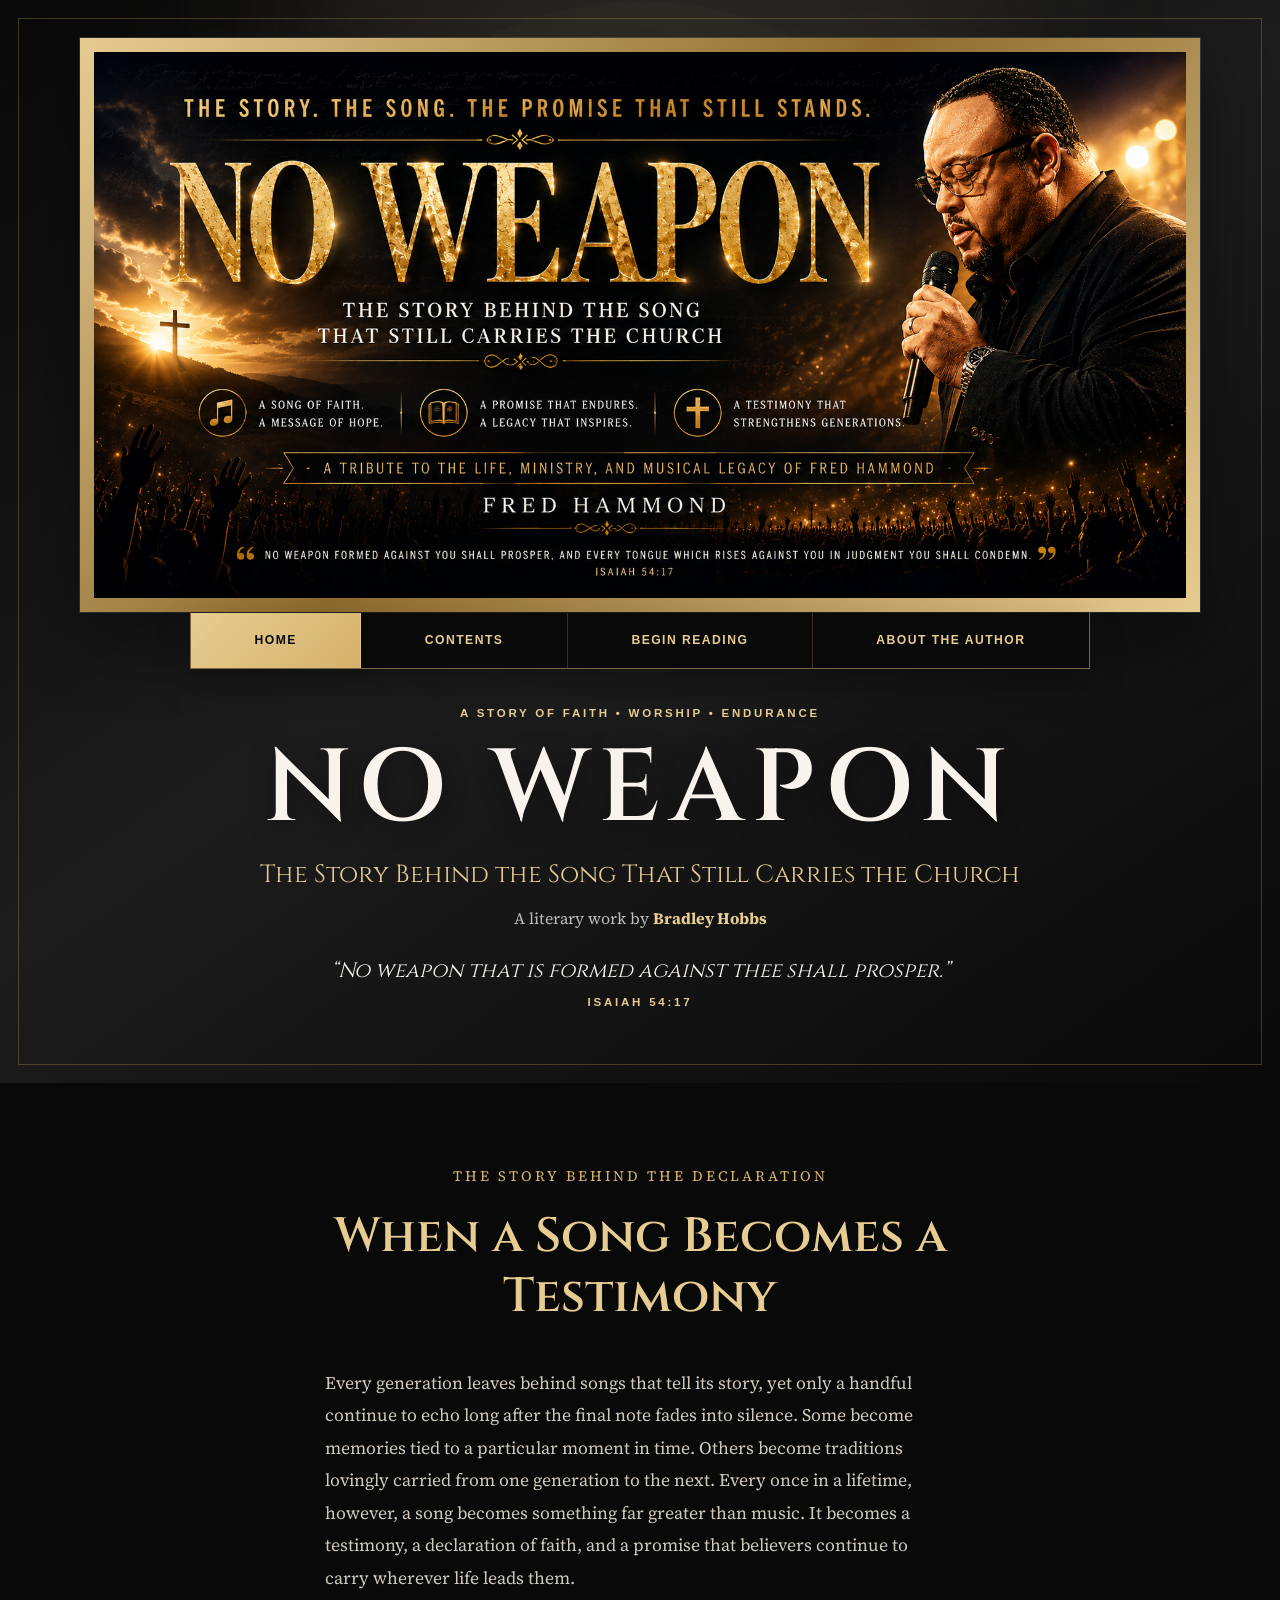
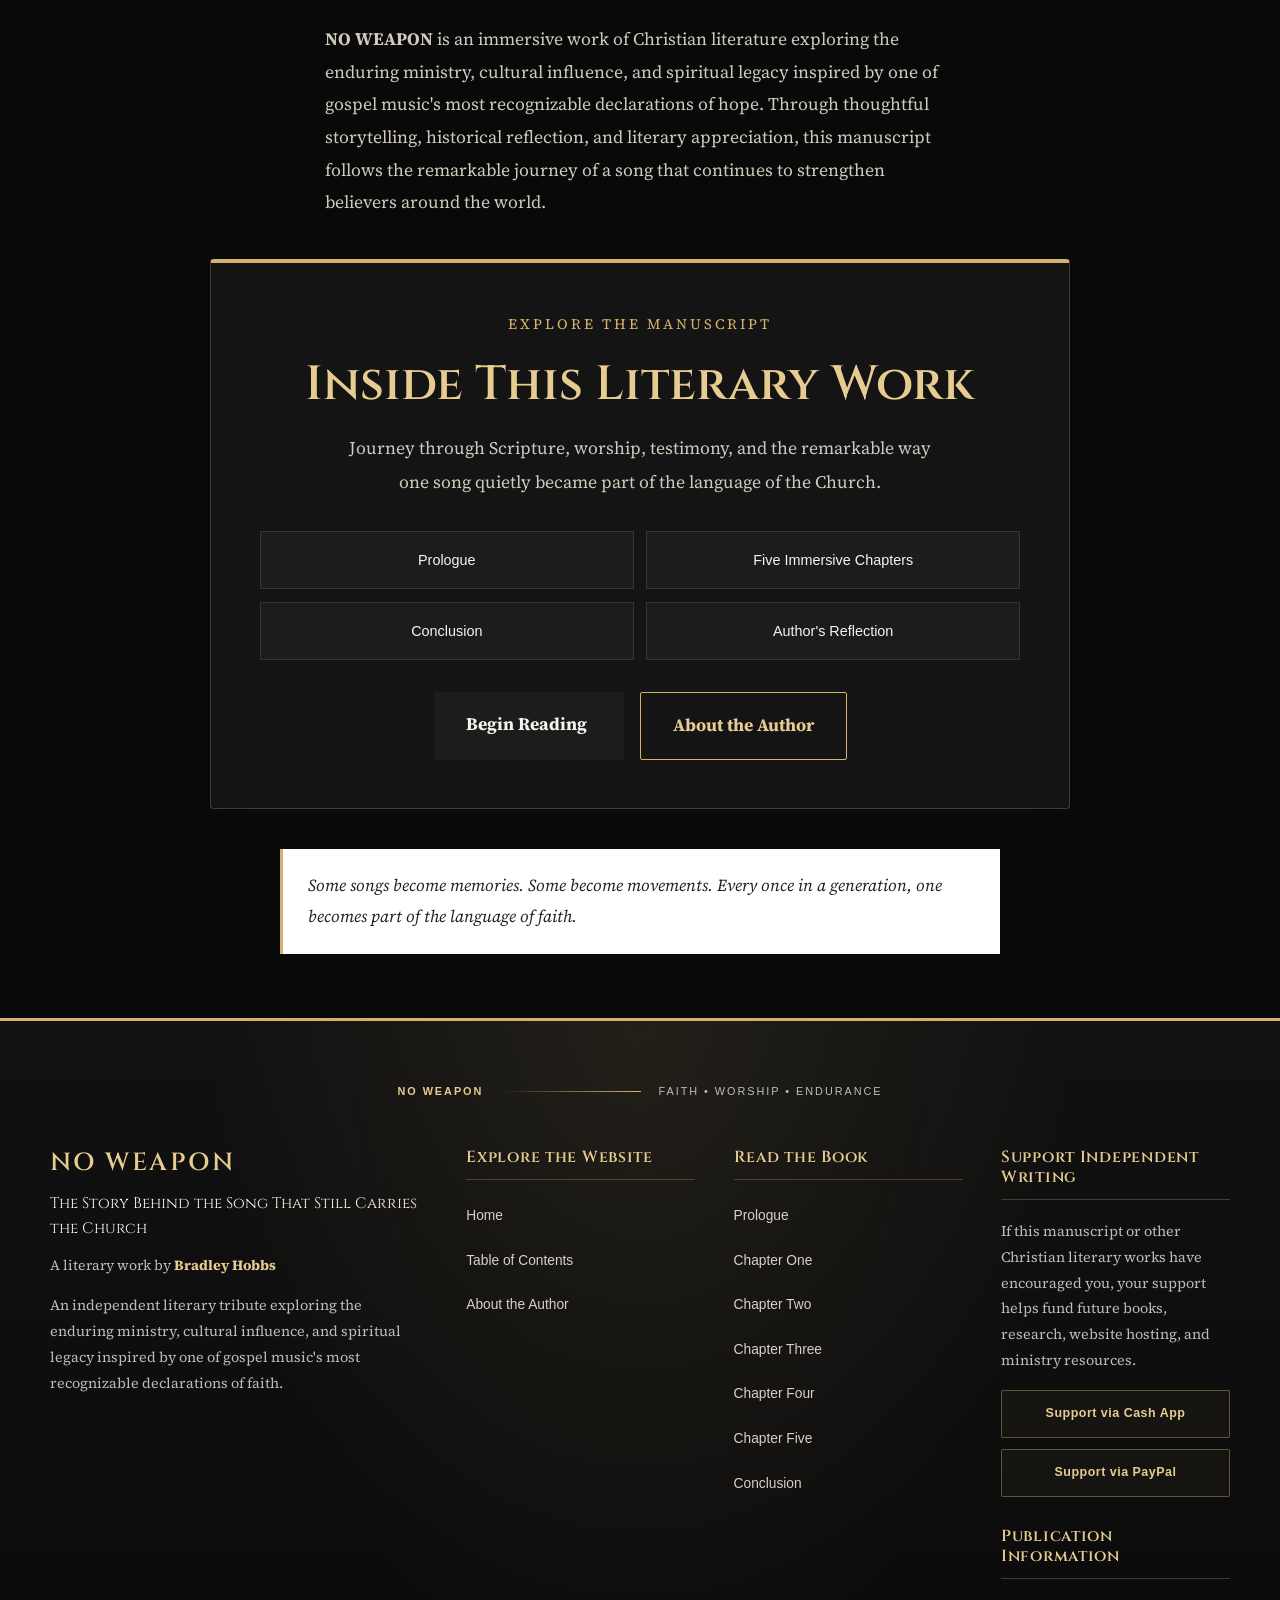
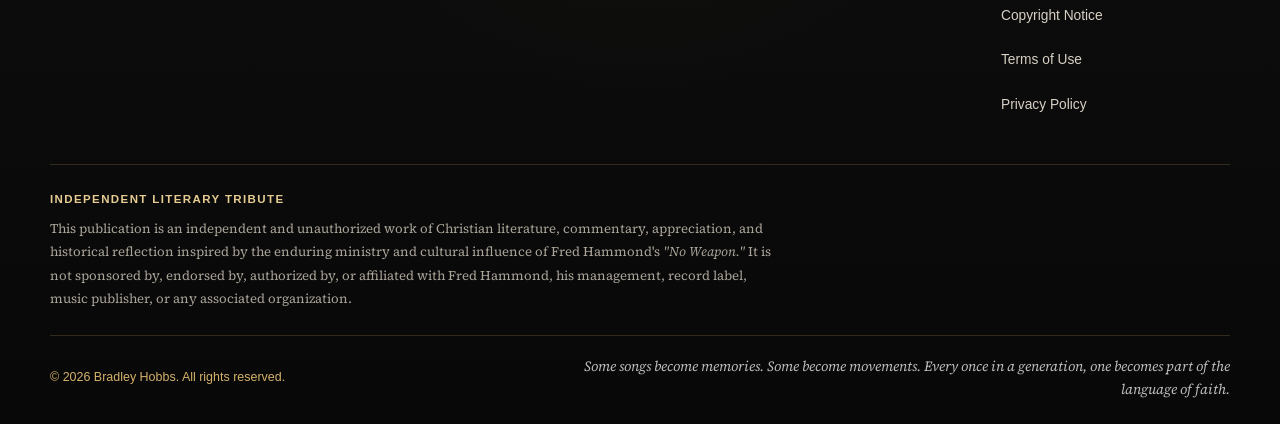
<file: index.html>
<!DOCTYPE html>
<html lang="en">
<head>
<meta charset="UTF-8">
<meta name="viewport" content="width=device-width, initial-scale=1.0">
<meta name="description" content="NO WEAPON: The Story Behind the Song That Still Carries the Church. An independent literary tribute by Bradley Hobbs.">
<meta name="keywords" content="No Weapon, Bradley Hobbs, Christian Literature, Gospel Music, Fred Hammond, Worship">
<meta name="author" content="Bradley Hobbs">
<title>NO WEAPON | The Story Behind the Song That Still Carries the Church</title>
<link rel="stylesheet" href="styles.css?v=20261106-desktop-banner-room">
</head>
<body class="home-page">
<main>
<section class="hero-stage">
  <div class="hero-glow" aria-hidden="true"></div>
  <div class="hero-inner">
    <div class="banner-frame">
      <img src="9355A128-1A70-4F18-B086-66A49DA89926.png"
           alt="NO WEAPON: The Story Behind the Song That Still Carries the Church"
           class="hero-banner">
    </div>
    <nav class="banner-navigation" aria-label="Main navigation">
      <a href="index.html" aria-current="page">Home</a>
      <a href="contents.html">Contents</a>
      <a href="prologue.html">Begin Reading</a>
      <a href="author.html">About the Author</a>
    </nav>
    <div class="hero-title">
      <p class="hero-overline">A story of faith • worship • endurance</p>
      <h1>NO WEAPON</h1>
      <p class="hero-subtitle">The Story Behind the Song That Still Carries the Church</p>
      <p class="hero-byline">A literary work by <strong>Bradley Hobbs</strong></p>
    </div>
    <p class="hero-scripture">“No weapon that is formed against thee shall prosper.”</p>
    <p class="hero-reference">ISAIAH 54:17</p>
  </div>
</section>

<section class="content-page home-content">
  <div class="section-intro">
    <p class="chapter-label">The story behind the declaration</p>
    <h2>When a Song Becomes a Testimony</h2>
  </div>
  <p>Every generation leaves behind songs that tell its story, yet only a handful continue to echo long after the final note fades into silence. Some become memories tied to a particular moment in time. Others become traditions lovingly carried from one generation to the next. Every once in a lifetime, however, a song becomes something far greater than music. It becomes a testimony, a declaration of faith, and a promise that believers continue to carry wherever life leads them.</p>
  <p><strong>NO WEAPON</strong> is an immersive work of Christian literature exploring the enduring ministry, cultural influence, and spiritual legacy inspired by one of gospel music's most recognizable declarations of hope. Through thoughtful storytelling, historical reflection, and literary appreciation, this manuscript follows the remarkable journey of a song that continues to strengthen believers around the world.</p>
  <div class="card work-card">
    <p class="chapter-label">Explore the manuscript</p>
    <h2>Inside This Literary Work</h2>
    <p>Journey through Scripture, worship, testimony, and the remarkable way one song quietly became part of the language of the Church.</p>
    <div class="work-list">
      <a href="prologue.html"><span>Prologue</span></a><a href="chapter1.html"><span>Five Immersive Chapters</span></a>
      <a href="conclusion.html"><span>Conclusion</span></a><a href="author.html"><span>Author's Reflection</span></a>
    </div>
    <div class="chapter-navigation">
      <a href="contents.html" class="button">Begin Reading</a>
      <a href="author.html" class="button button-outline">About the Author</a>
    </div>
  </div>
  <blockquote>Some songs become memories. Some become movements. Every once in a generation, one becomes part of the language of faith.</blockquote>

</section>
</main>
<div id="footer-container"></div>
<script src="footer.js"></script>
</body>
</html>
</file>
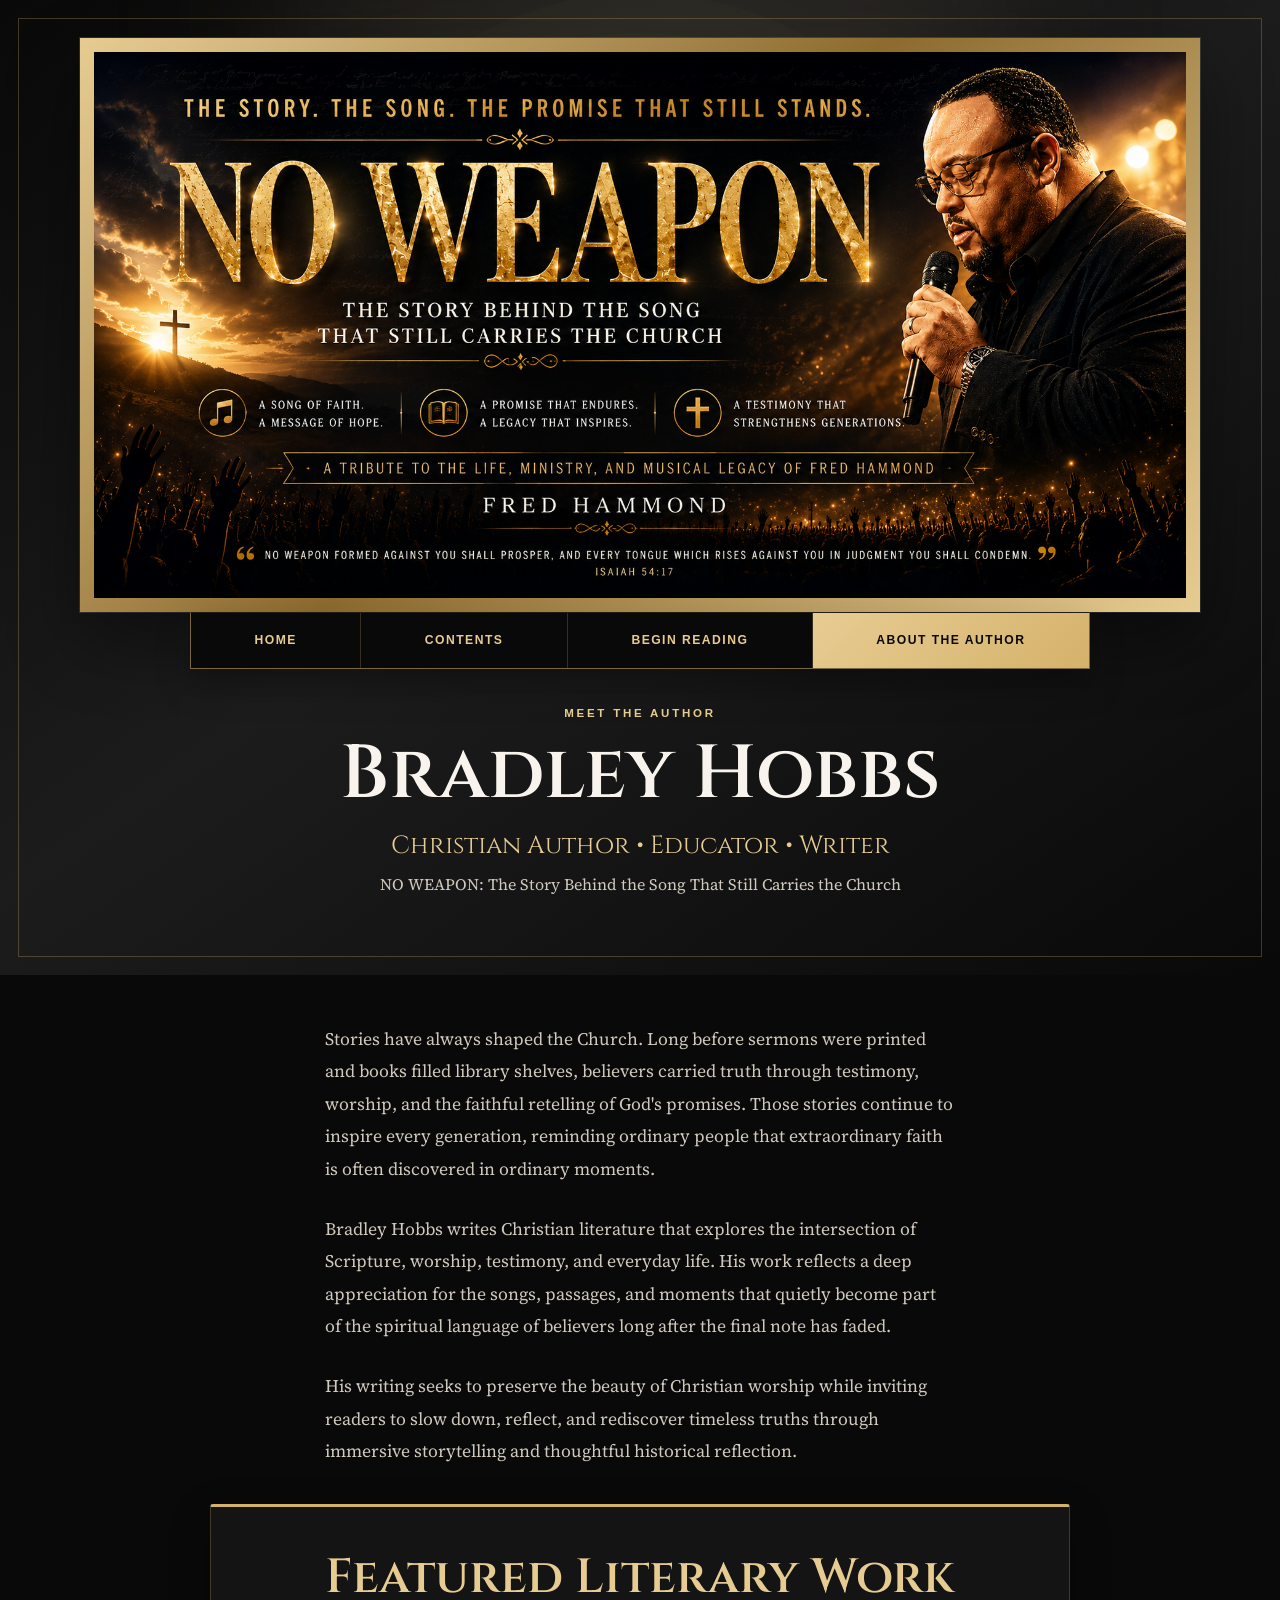
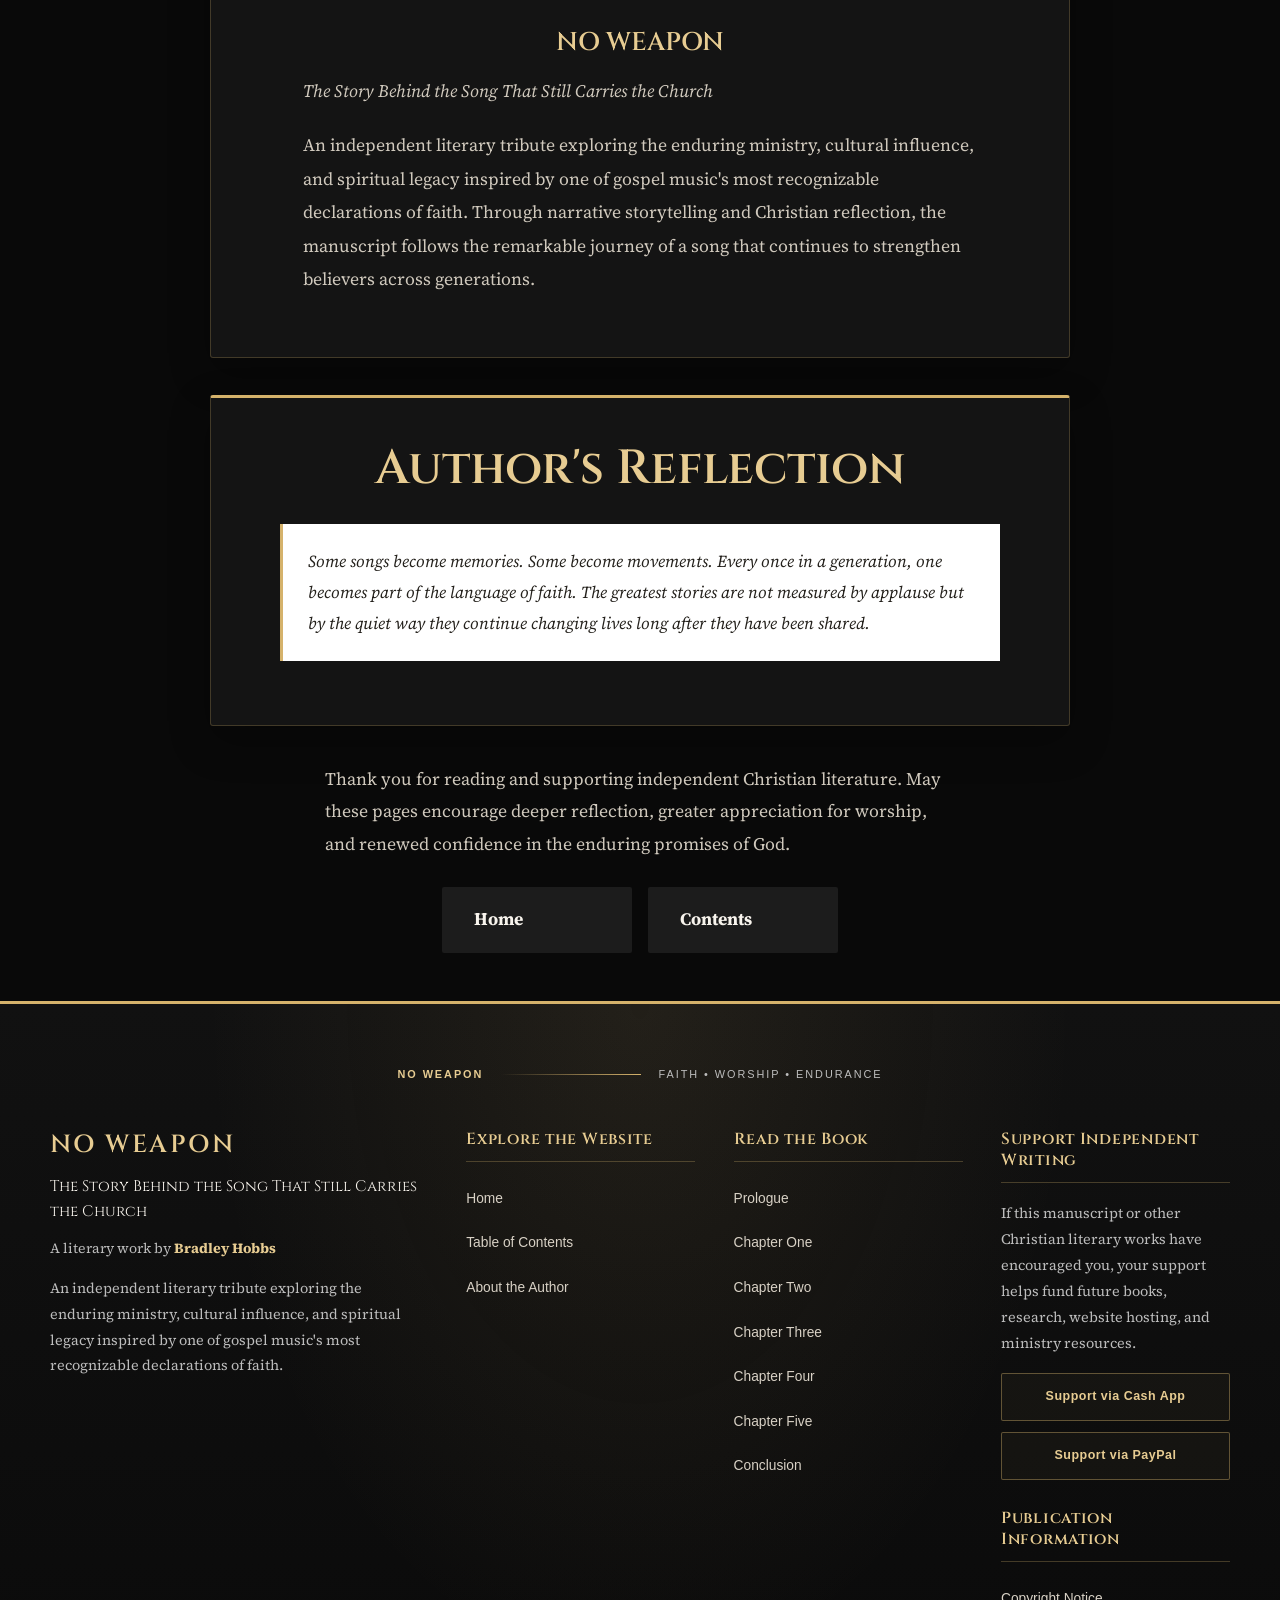
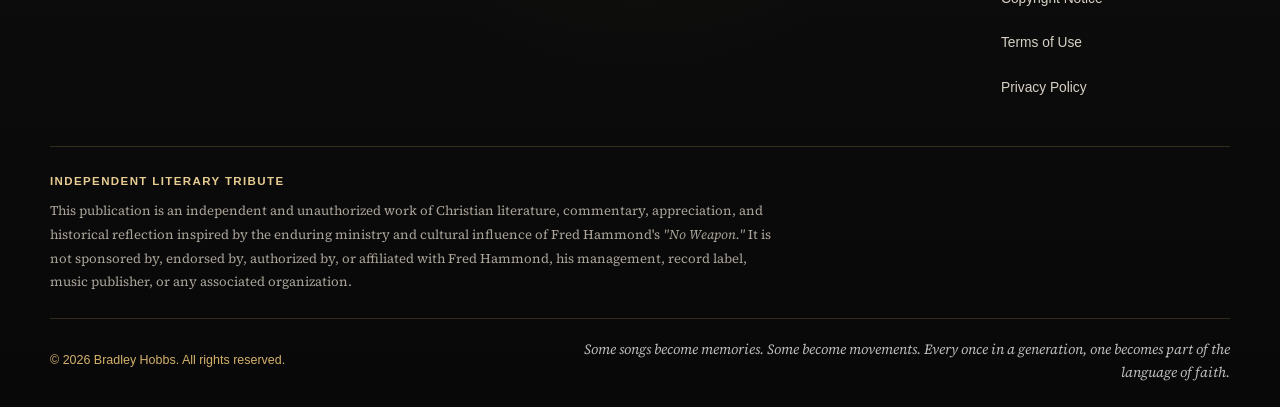
<file: author.html>
<!DOCTYPE html>
<html lang="en">
<head>
<meta charset="UTF-8">
<meta
name="viewport"
content="width=device-width, initial-scale=1.0">
<meta
name="description"
content="About Bradley Hobbs, author of NO WEAPON: The Story Behind the Song That Still Carries the Church.">
<meta
name="author"
content="Bradley Hobbs">
<title>
About the Author | Bradley Hobbs
</title>
<link
rel="icon"
href="images/favicon.png">
<link
rel="stylesheet"
href="styles.css?v=20261106-footer-refresh">
</head>
<body class="home-page author-page">
<main>
<section class="hero-stage author-hero">
  <div class="hero-glow" aria-hidden="true"></div>
  <div class="hero-inner">
    <div class="banner-frame">
      <img src="9355A128-1A70-4F18-B086-66A49DA89926.png" class="hero-banner" alt="NO WEAPON: The Story Behind the Song That Still Carries the Church">
    </div>
    <nav class="banner-navigation" aria-label="Main navigation">
      <a href="index.html">Home</a>
      <a href="contents.html">Contents</a>
      <a href="prologue.html">Begin Reading</a>
      <a href="author.html" aria-current="page">About the Author</a>
    </nav>
    <header class="author-heading">
      <p class="hero-overline">Meet the author</p>
      <h1>Bradley Hobbs</h1>
      <p class="hero-subtitle">Christian Author • Educator • Writer</p>
      <p class="hero-byline">NO WEAPON: The Story Behind the Song That Still Carries the Church</p>
    </header>
  </div>
</section>
<section class="content-page author-content">
<p>
Stories have always shaped the Church. Long before sermons were printed and books filled library shelves, believers carried truth through testimony, worship, and the faithful retelling of God's promises. Those stories continue to inspire every generation, reminding ordinary people that extraordinary faith is often discovered in ordinary moments.
</p>
<p>
Bradley Hobbs writes Christian literature that explores the intersection of Scripture, worship, testimony, and everyday life. His work reflects a deep appreciation for the songs, passages, and moments that quietly become part of the spiritual language of believers long after the final note has faded.
</p>
<p>
His writing seeks to preserve the beauty of Christian worship while inviting readers to slow down, reflect, and rediscover timeless truths through immersive storytelling and thoughtful historical reflection.
</p>
<div class="card">
<h2>
Featured Literary Work
</h2>
<h3>
NO WEAPON
</h3>
<p>
<em>
The Story Behind the Song That Still Carries the Church
</em>
</p>
<p>
An independent literary tribute exploring the enduring ministry, cultural influence, and spiritual legacy inspired by one of gospel music's most recognizable declarations of faith. Through narrative storytelling and Christian reflection, the manuscript follows the remarkable journey of a song that continues to strengthen believers across generations.
</p>
</div>
<div class="card">
<h2>
Author's Reflection
</h2>
<blockquote>
Some songs become memories.
Some become movements.
Every once in a generation, one becomes part of the language of faith.
The greatest stories are not measured by applause but by the quiet way they continue changing lives long after they have been shared.
</blockquote>
</div>
<p>
Thank you for reading and supporting independent Christian literature. May these pages encourage deeper reflection, greater appreciation for worship, and renewed confidence in the enduring promises of God.
</p>
<div class="chapter-navigation">
<a
href="index.html"
class="button">
Home
</a>
<a
href="contents.html"
class="button">
Contents
</a>
</div>
</section>
</main>
<div id="footer-container"></div>
<script src="footer.js"></script>
</body>
</html>
</file>
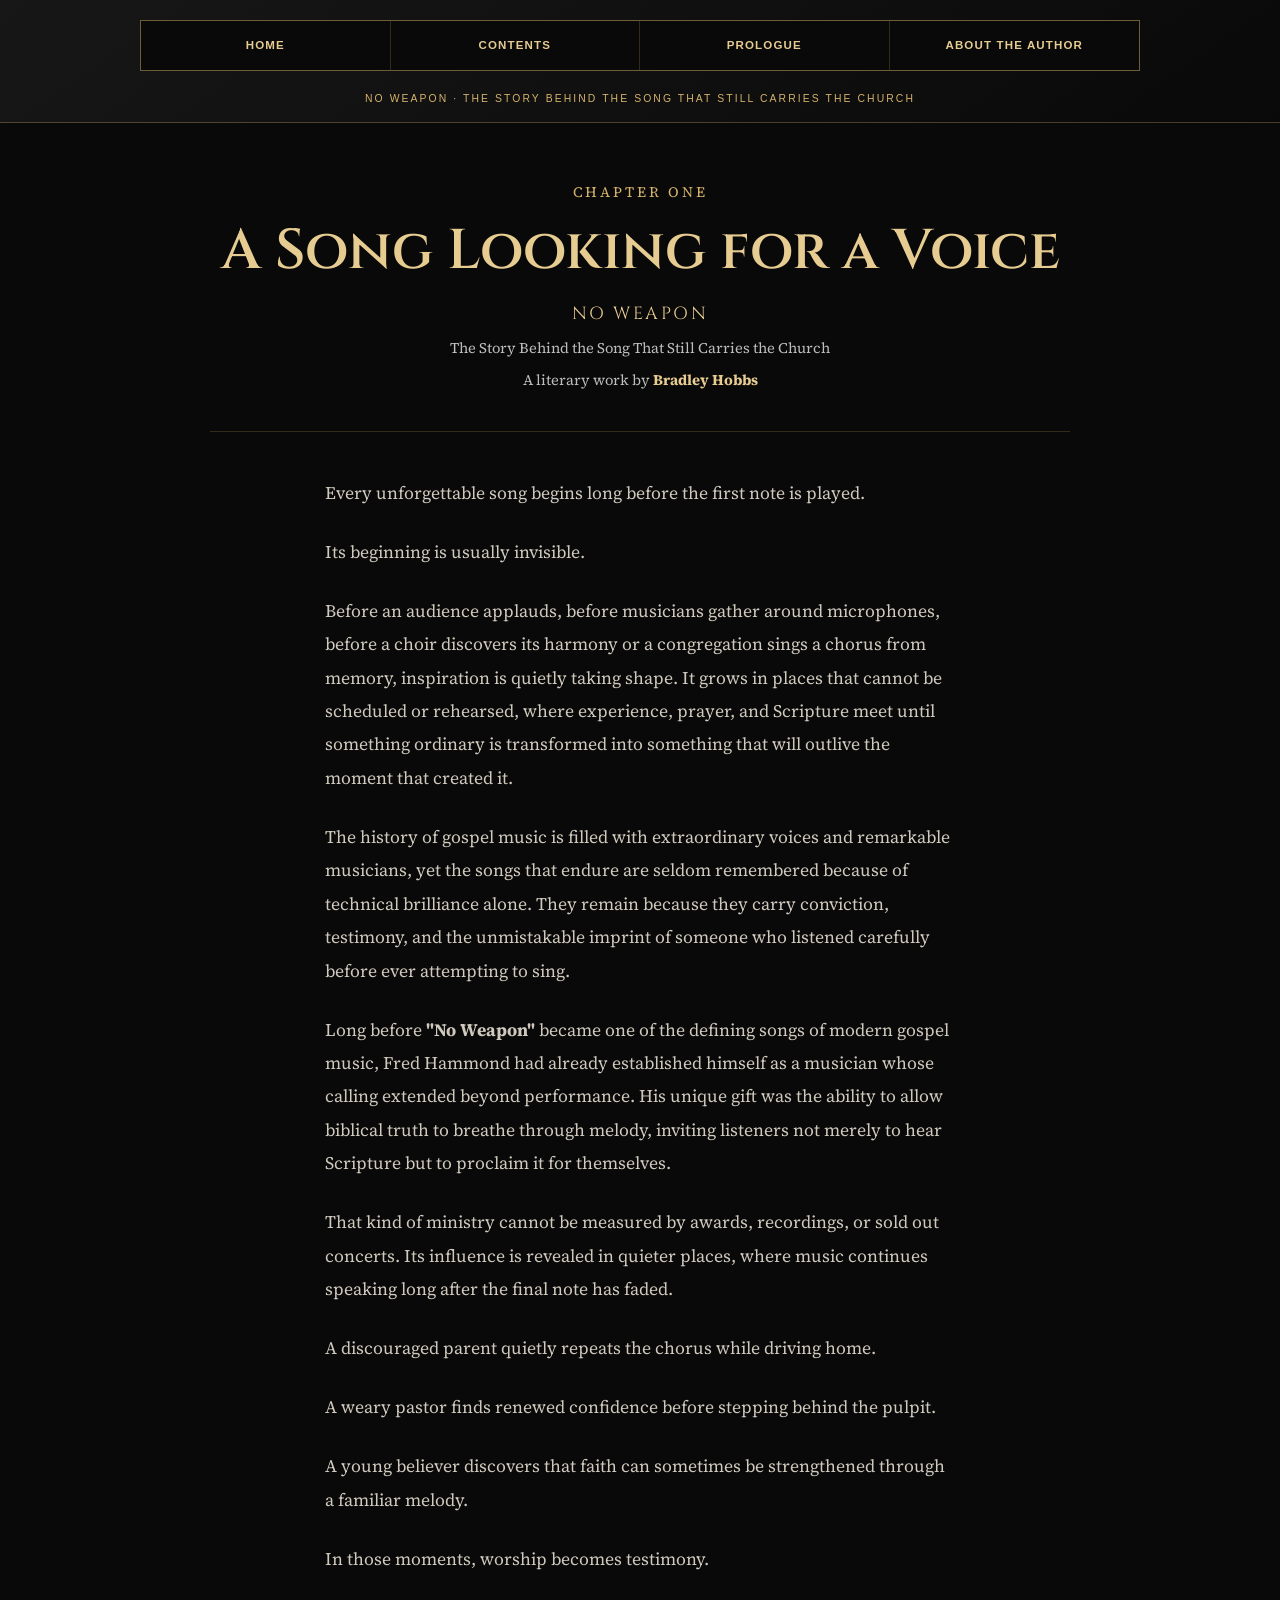
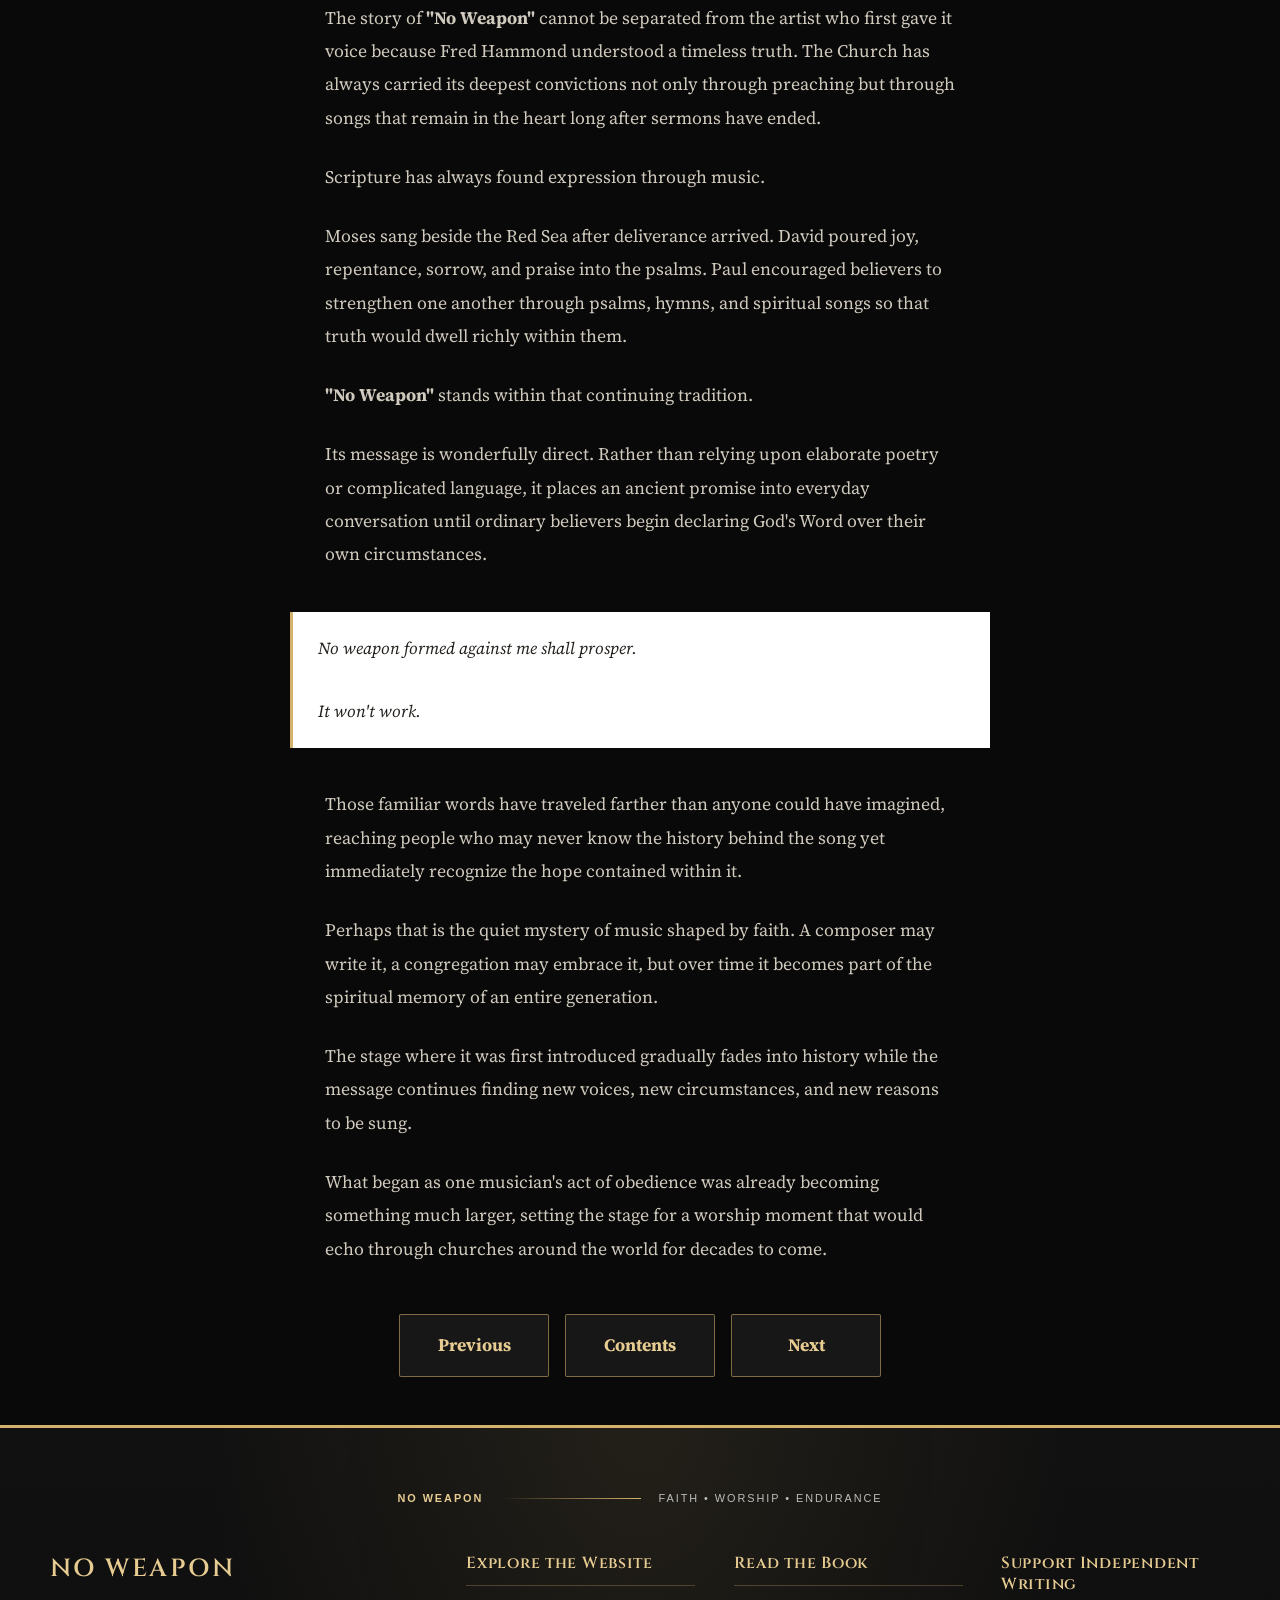
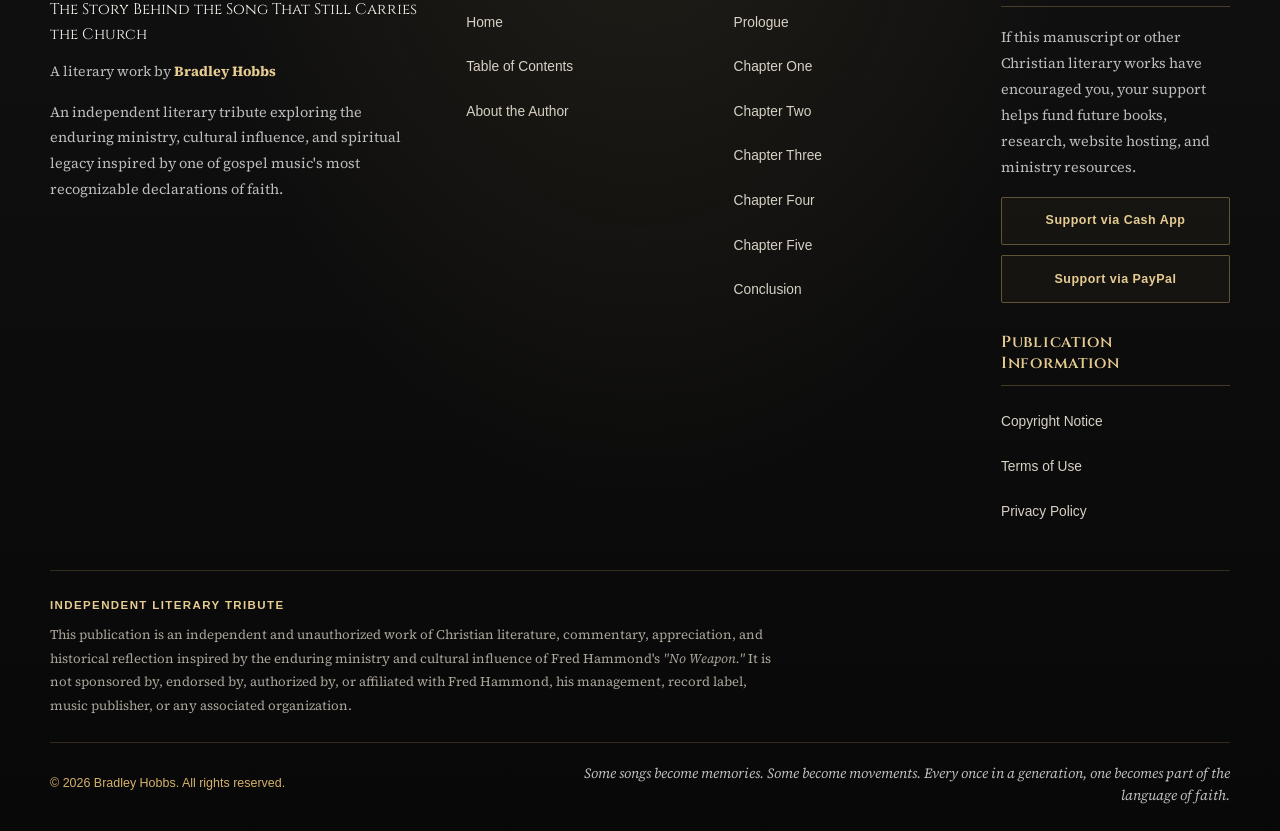
<file: chapter1.html>
<!DOCTYPE html>
<html lang="en">
<head>
<meta charset="UTF-8">
<meta
name="viewport"
content="width=device-width, initial-scale=1.0">
<meta
name="description"
content="Chapter One of NO WEAPON: The Story Behind the Song That Still Carries the Church by Bradley Hobbs.">
<meta
name="author"
content="Bradley Hobbs">
<title>
Chapter One | A Song Looking for a Voice
</title>
<link
rel="icon"
href="images/favicon.png">
<link
rel="stylesheet"
href="styles.css?v=20261106-footer-refresh">
</head>
<body class="home-page reading-page">
<main>
<header class="reading-header">
  <nav class="reading-navigation" aria-label="Main navigation">
    <a href="index.html">Home</a>
    <a href="contents.html">Contents</a>
    <a href="prologue.html">Prologue</a>
    <a href="author.html">About the Author</a>
  </nav>
  <p class="reading-overline">NO WEAPON · THE STORY BEHIND THE SONG THAT STILL CARRIES THE CHURCH</p>
</header>
<section class="content-page chapter-content">
<div class="chapter-opening">
<p class="chapter-label">Chapter One</p>
<h2>A Song Looking for a Voice</h2>
<p class="chapter-book-title">NO WEAPON</p>
<p class="chapter-book-subtitle">The Story Behind the Song That Still Carries the Church</p>
<p class="chapter-author">A literary work by <strong>Bradley Hobbs</strong></p>
</div>
<p>
Every unforgettable song begins long before the first note is played.
</p>
<p>
Its beginning is usually invisible.
</p>
<p>
Before an audience applauds, before musicians gather around microphones, before a choir discovers its harmony or a congregation sings a chorus from memory, inspiration is quietly taking shape. It grows in places that cannot be scheduled or rehearsed, where experience, prayer, and Scripture meet until something ordinary is transformed into something that will outlive the moment that created it.
</p>
<p>
The history of gospel music is filled with extraordinary voices and remarkable musicians, yet the songs that endure are seldom remembered because of technical brilliance alone. They remain because they carry conviction, testimony, and the unmistakable imprint of someone who listened carefully before ever attempting to sing.
</p>
<p>
Long before <strong>"No Weapon"</strong> became one of the defining songs of modern gospel music, Fred Hammond had already established himself as a musician whose calling extended beyond performance. His unique gift was the ability to allow biblical truth to breathe through melody, inviting listeners not merely to hear Scripture but to proclaim it for themselves.
</p>
<p>
That kind of ministry cannot be measured by awards, recordings, or sold out concerts. Its influence is revealed in quieter places, where music continues speaking long after the final note has faded.
</p>
<p>
A discouraged parent quietly repeats the chorus while driving home.
</p>
<p>
A weary pastor finds renewed confidence before stepping behind the pulpit.
</p>
<p>
A young believer discovers that faith can sometimes be strengthened through a familiar melody.
</p>
<p>
In those moments, worship becomes testimony.
</p>
<p>
The story of <strong>"No Weapon"</strong> cannot be separated from the artist who first gave it voice because Fred Hammond understood a timeless truth. The Church has always carried its deepest convictions not only through preaching but through songs that remain in the heart long after sermons have ended.
</p>
<p>
Scripture has always found expression through music.
</p>
<p>
Moses sang beside the Red Sea after deliverance arrived. David poured joy, repentance, sorrow, and praise into the psalms. Paul encouraged believers to strengthen one another through psalms, hymns, and spiritual songs so that truth would dwell richly within them.
</p>
<p>
<strong>"No Weapon"</strong> stands within that continuing tradition.
</p>
<p>
Its message is wonderfully direct. Rather than relying upon elaborate poetry or complicated language, it places an ancient promise into everyday conversation until ordinary believers begin declaring God's Word over their own circumstances.
</p>
<blockquote>
No weapon formed against me shall prosper.
<br><br>
It won't work.
</blockquote>
<p>
Those familiar words have traveled farther than anyone could have imagined, reaching people who may never know the history behind the song yet immediately recognize the hope contained within it.
</p>
<p>
Perhaps that is the quiet mystery of music shaped by faith. A composer may write it, a congregation may embrace it, but over time it becomes part of the spiritual memory of an entire generation.
</p>
<p>
The stage where it was first introduced gradually fades into history while the message continues finding new voices, new circumstances, and new reasons to be sung.
</p>
<p>
What began as one musician's act of obedience was already becoming something much larger, setting the stage for a worship moment that would echo through churches around the world for decades to come.
</p>
<div class="chapter-navigation">
<a
href="prologue.html"
class="button">
Previous
</a>
<a
href="contents.html"
class="button">
Contents
</a>
<a
href="chapter2.html"
class="button">
Next
</a>
</div>
</section>

</main>
<div id="footer-container"></div>
<script src="footer.js"></script>
</body>
</html>
</file>
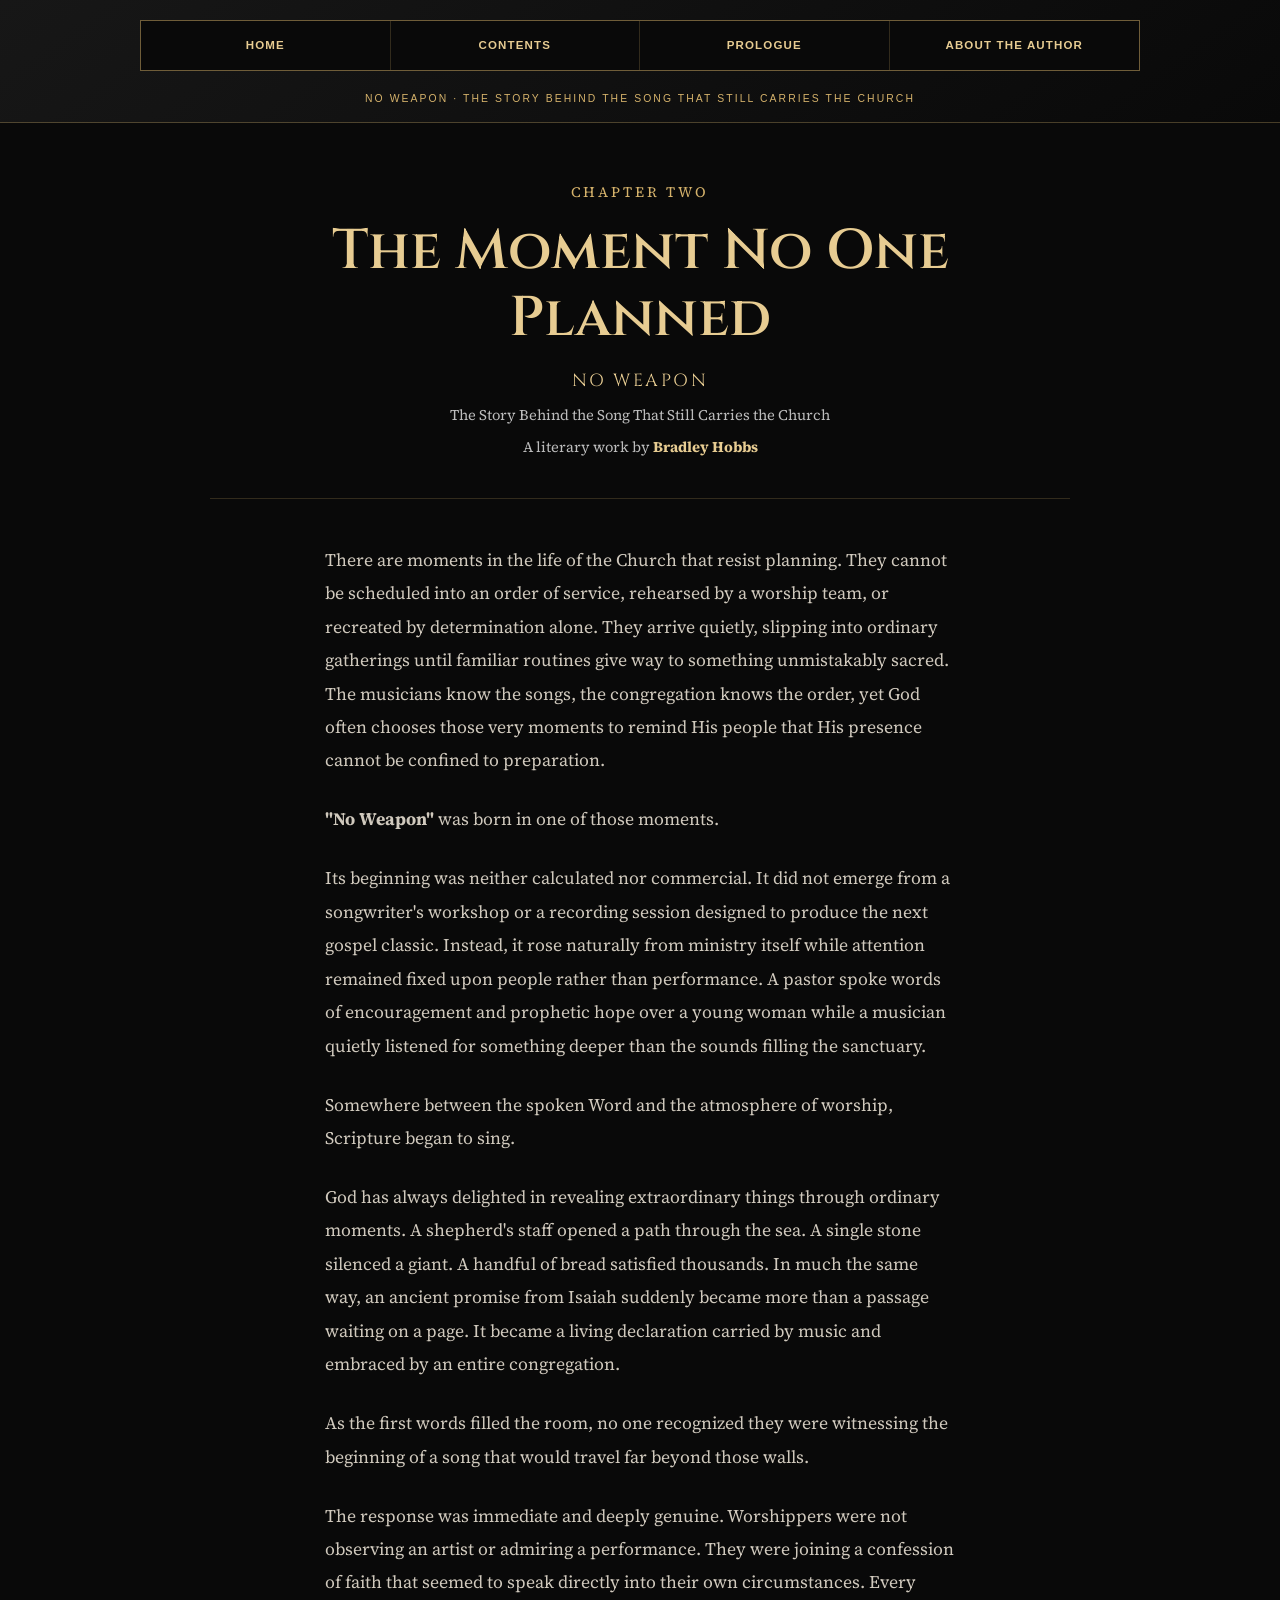
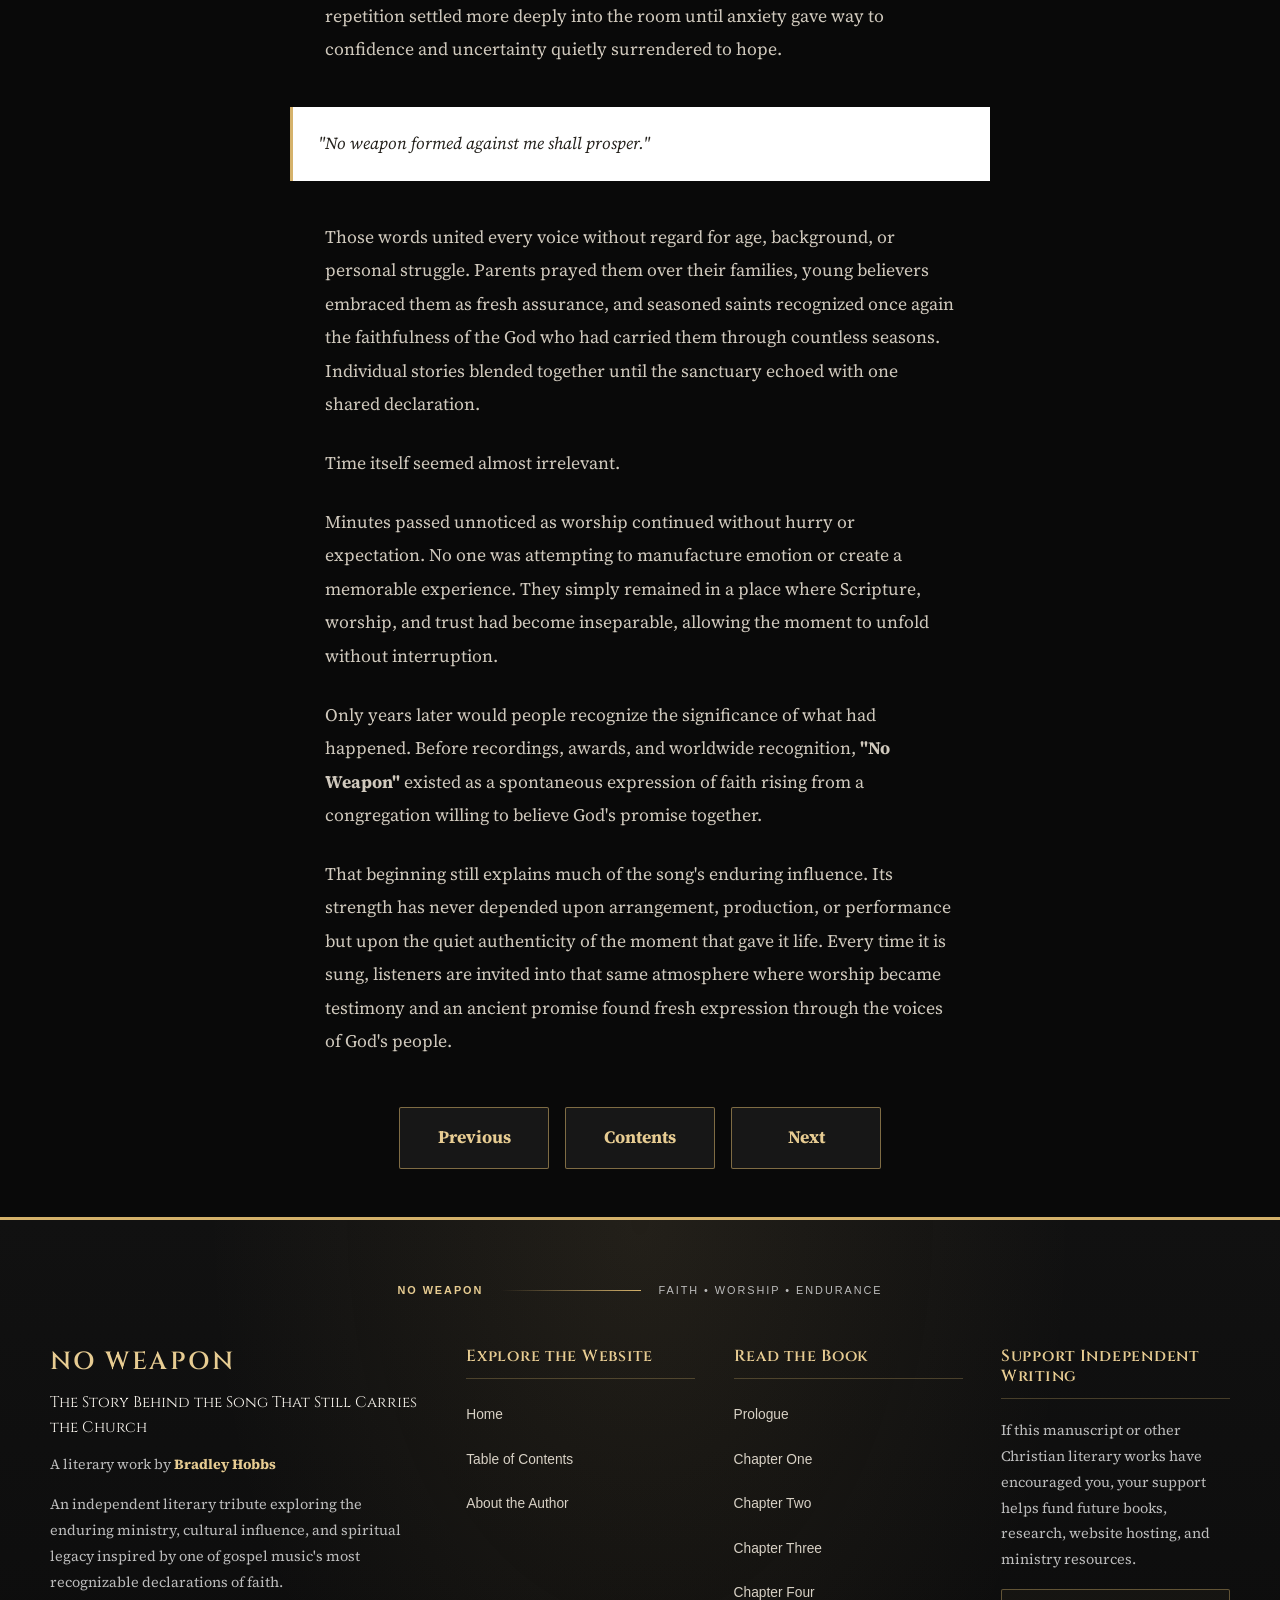
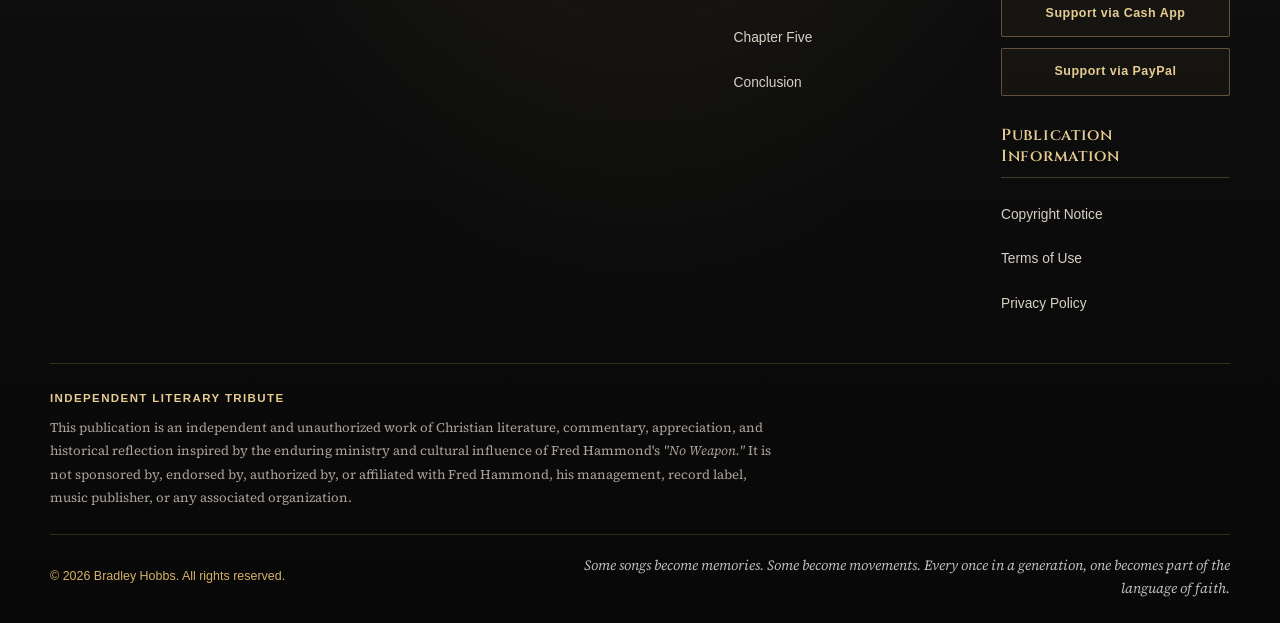
<file: chapter2.html>
<!DOCTYPE html>
<html lang="en">
<head>
<meta charset="UTF-8">
<meta
name="viewport"
content="width=device-width, initial-scale=1.0">
<meta
name="description"
content="Chapter Two of NO WEAPON: The Story Behind the Song That Still Carries the Church by Bradley Hobbs.">
<meta
name="author"
content="Bradley Hobbs">
<title>
Chapter Two | The Moment No One Planned
</title>
<link
rel="icon"
href="images/favicon.png">
<link
rel="stylesheet"
href="styles.css?v=20261106-footer-refresh">
</head>
<body class="home-page reading-page">
<main>
<header class="reading-header">
<nav class="reading-navigation" aria-label="Main navigation">
<a href="index.html">Home</a>
<a href="contents.html">Contents</a>
<a href="prologue.html">Prologue</a>
<a href="author.html">About the Author</a>
</nav>
<p class="reading-overline">NO WEAPON · THE STORY BEHIND THE SONG THAT STILL CARRIES THE CHURCH</p>
</header>
<section class="content-page chapter-content">
<div class="chapter-opening">
<p class="chapter-label">Chapter Two</p>
<h2>The Moment No One Planned</h2>
<p class="chapter-book-title">NO WEAPON</p>
<p class="chapter-book-subtitle">The Story Behind the Song That Still Carries the Church</p>
<p class="chapter-author">A literary work by <strong>Bradley Hobbs</strong></p>
</div>
<p>
There are moments in the life of the Church that resist planning. They cannot be scheduled into an order of service, rehearsed by a worship team, or recreated by determination alone. They arrive quietly, slipping into ordinary gatherings until familiar routines give way to something unmistakably sacred. The musicians know the songs, the congregation knows the order, yet God often chooses those very moments to remind His people that His presence cannot be confined to preparation.
</p>
<p>
<strong>"No Weapon"</strong> was born in one of those moments.
</p>
<p>
Its beginning was neither calculated nor commercial. It did not emerge from a songwriter's workshop or a recording session designed to produce the next gospel classic. Instead, it rose naturally from ministry itself while attention remained fixed upon people rather than performance. A pastor spoke words of encouragement and prophetic hope over a young woman while a musician quietly listened for something deeper than the sounds filling the sanctuary.
</p>
<p>
Somewhere between the spoken Word and the atmosphere of worship, Scripture began to sing.
</p>
<p>
God has always delighted in revealing extraordinary things through ordinary moments. A shepherd's staff opened a path through the sea. A single stone silenced a giant. A handful of bread satisfied thousands. In much the same way, an ancient promise from Isaiah suddenly became more than a passage waiting on a page. It became a living declaration carried by music and embraced by an entire congregation.
</p>
<p>
As the first words filled the room, no one recognized they were witnessing the beginning of a song that would travel far beyond those walls.
</p>
<p>
The response was immediate and deeply genuine. Worshippers were not observing an artist or admiring a performance. They were joining a confession of faith that seemed to speak directly into their own circumstances. Every repetition settled more deeply into the room until anxiety gave way to confidence and uncertainty quietly surrendered to hope.
</p>
<blockquote>
"No weapon formed against me shall prosper."
</blockquote>
<p>
Those words united every voice without regard for age, background, or personal struggle. Parents prayed them over their families, young believers embraced them as fresh assurance, and seasoned saints recognized once again the faithfulness of the God who had carried them through countless seasons. Individual stories blended together until the sanctuary echoed with one shared declaration.
</p>
<p>
Time itself seemed almost irrelevant.
</p>
<p>
Minutes passed unnoticed as worship continued without hurry or expectation. No one was attempting to manufacture emotion or create a memorable experience. They simply remained in a place where Scripture, worship, and trust had become inseparable, allowing the moment to unfold without interruption.
</p>
<p>
Only years later would people recognize the significance of what had happened. Before recordings, awards, and worldwide recognition, <strong>"No Weapon"</strong> existed as a spontaneous expression of faith rising from a congregation willing to believe God's promise together.
</p>
<p>
That beginning still explains much of the song's enduring influence. Its strength has never depended upon arrangement, production, or performance but upon the quiet authenticity of the moment that gave it life. Every time it is sung, listeners are invited into that same atmosphere where worship became testimony and an ancient promise found fresh expression through the voices of God's people.
</p>
<div class="chapter-navigation">
<a
href="chapter1.html"
class="button">
Previous
</a>
<a
href="contents.html"
class="button">
Contents
</a>
<a
href="chapter3.html"
class="button">
Next
</a>
</div>
</section>
</main>
<div id="footer-container"></div>
<script src="footer.js"></script>
</body>
</html>
</file>
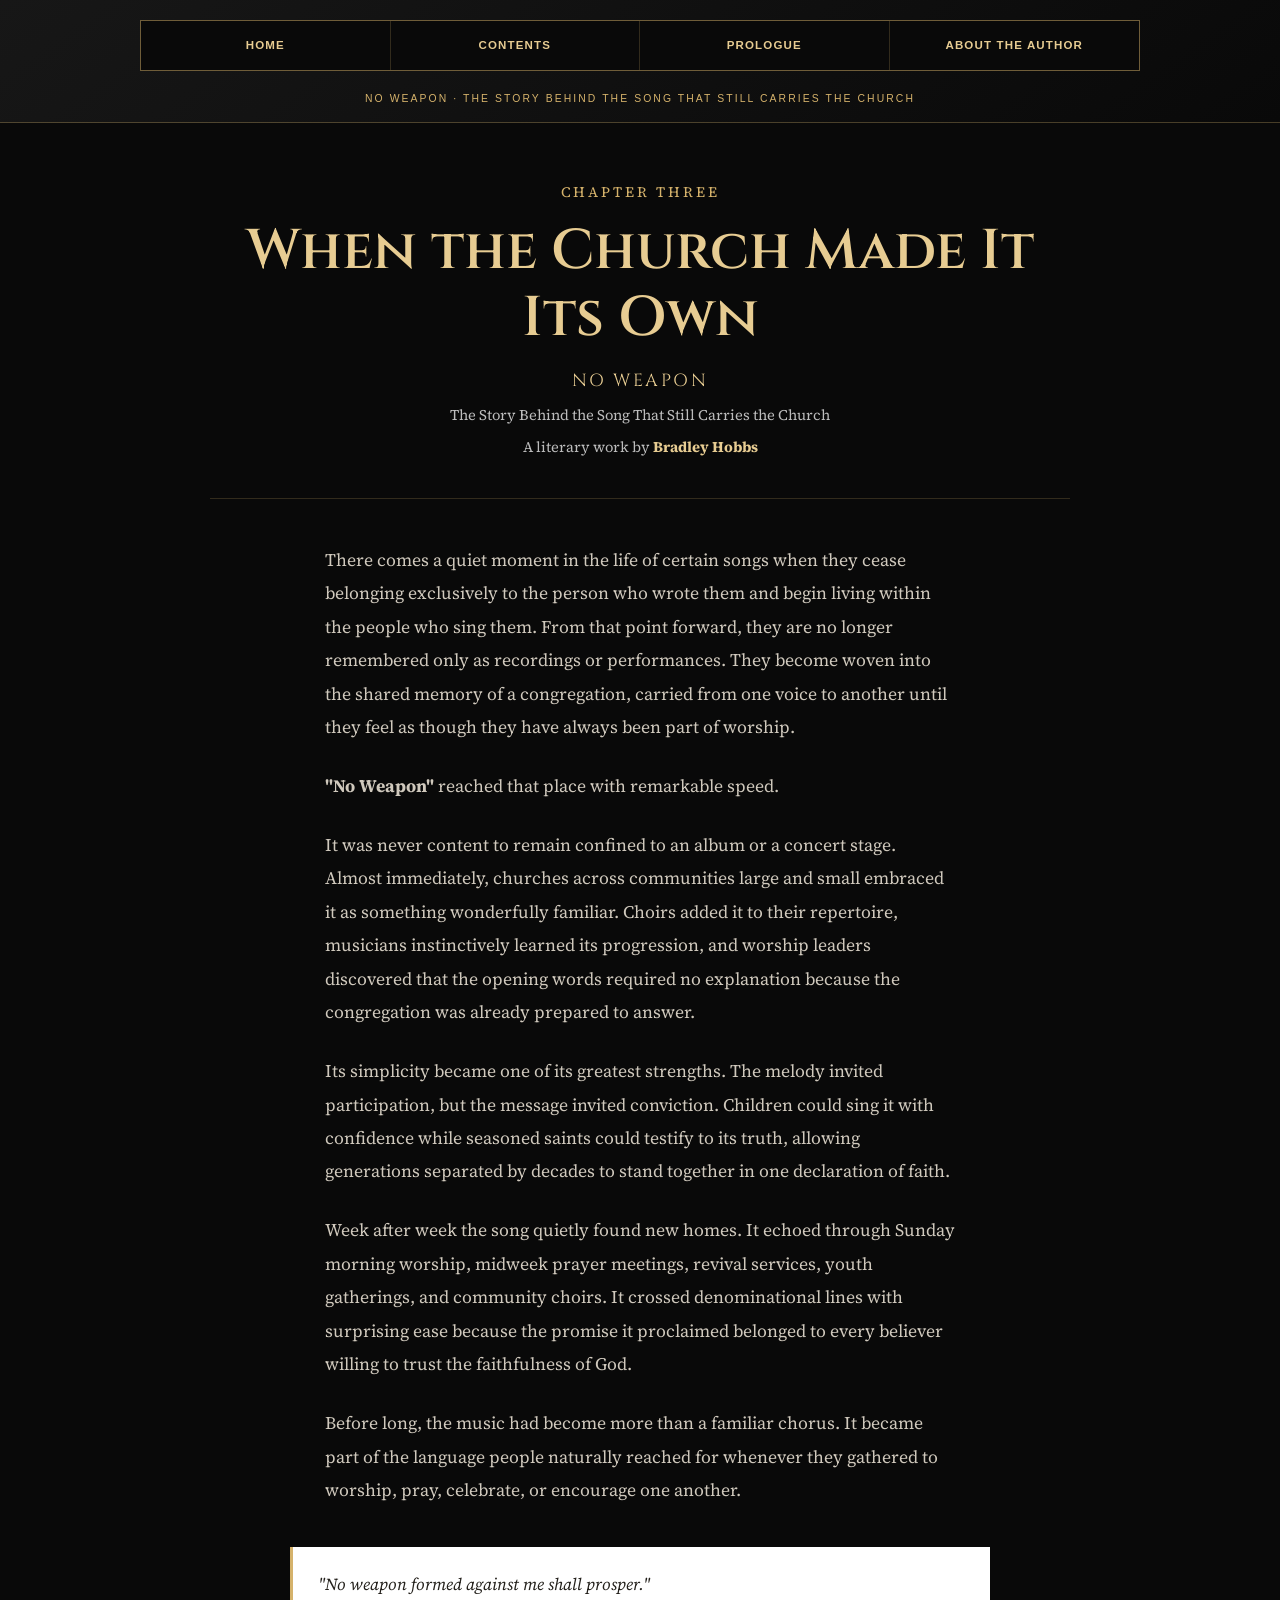
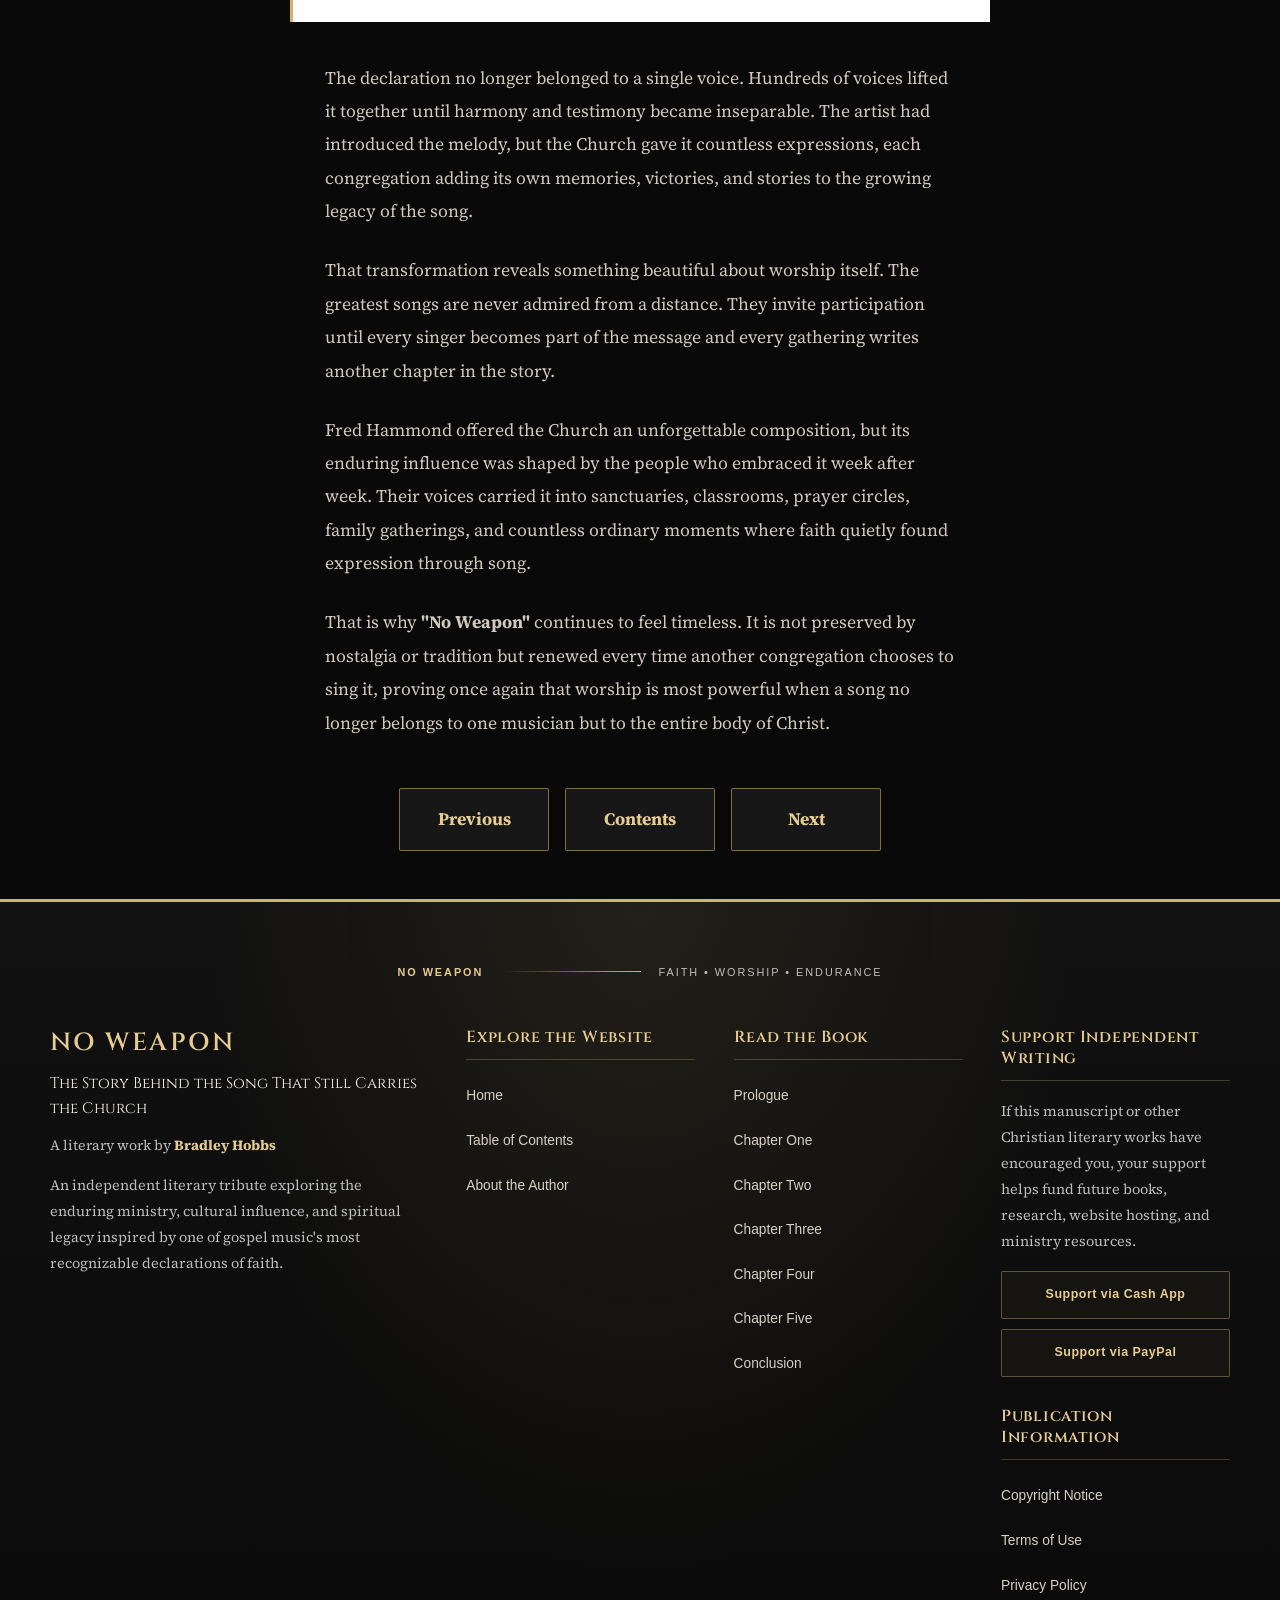
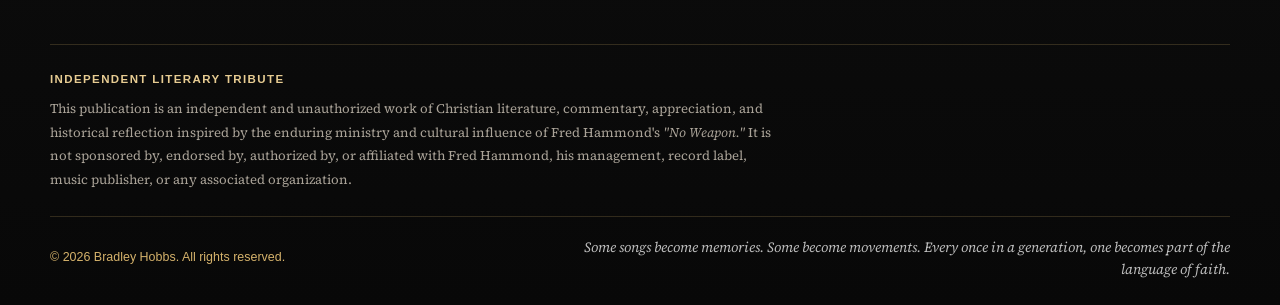
<file: chapter3.html>
<!DOCTYPE html>
<html lang="en">
<head>
<meta charset="UTF-8">
<meta
name="viewport"
content="width=device-width, initial-scale=1.0">
<meta
name="description"
content="Chapter Three of NO WEAPON: The Story Behind the Song That Still Carries the Church by Bradley Hobbs.">
<meta
name="author"
content="Bradley Hobbs">
<title>
Chapter Three | When the Church Made It Its Own
</title>
<link
rel="icon"
href="images/favicon.png">
<link
rel="stylesheet"
href="styles.css?v=20261106-footer-refresh">
</head>
<body class="home-page reading-page">
<main>
<header class="reading-header">
<nav class="reading-navigation" aria-label="Main navigation">
<a href="index.html">Home</a>
<a href="contents.html">Contents</a>
<a href="prologue.html">Prologue</a>
<a href="author.html">About the Author</a>
</nav>
<p class="reading-overline">NO WEAPON · THE STORY BEHIND THE SONG THAT STILL CARRIES THE CHURCH</p>
</header>
<section class="content-page chapter-content">
<div class="chapter-opening">
<p class="chapter-label">Chapter Three</p>
<h2>When the Church Made It Its Own</h2>
<p class="chapter-book-title">NO WEAPON</p>
<p class="chapter-book-subtitle">The Story Behind the Song That Still Carries the Church</p>
<p class="chapter-author">A literary work by <strong>Bradley Hobbs</strong></p>
</div>
<p>
There comes a quiet moment in the life of certain songs when they cease belonging exclusively to the person who wrote them and begin living within the people who sing them. From that point forward, they are no longer remembered only as recordings or performances. They become woven into the shared memory of a congregation, carried from one voice to another until they feel as though they have always been part of worship.
</p>
<p>
<strong>"No Weapon"</strong> reached that place with remarkable speed.
</p>
<p>
It was never content to remain confined to an album or a concert stage. Almost immediately, churches across communities large and small embraced it as something wonderfully familiar. Choirs added it to their repertoire, musicians instinctively learned its progression, and worship leaders discovered that the opening words required no explanation because the congregation was already prepared to answer.
</p>
<p>
Its simplicity became one of its greatest strengths. The melody invited participation, but the message invited conviction. Children could sing it with confidence while seasoned saints could testify to its truth, allowing generations separated by decades to stand together in one declaration of faith.
</p>
<p>
Week after week the song quietly found new homes. It echoed through Sunday morning worship, midweek prayer meetings, revival services, youth gatherings, and community choirs. It crossed denominational lines with surprising ease because the promise it proclaimed belonged to every believer willing to trust the faithfulness of God.
</p>
<p>
Before long, the music had become more than a familiar chorus. It became part of the language people naturally reached for whenever they gathered to worship, pray, celebrate, or encourage one another.
</p>
<blockquote>
"No weapon formed against me shall prosper."
</blockquote>
<p>
The declaration no longer belonged to a single voice. Hundreds of voices lifted it together until harmony and testimony became inseparable. The artist had introduced the melody, but the Church gave it countless expressions, each congregation adding its own memories, victories, and stories to the growing legacy of the song.
</p>
<p>
That transformation reveals something beautiful about worship itself. The greatest songs are never admired from a distance. They invite participation until every singer becomes part of the message and every gathering writes another chapter in the story.
</p>
<p>
Fred Hammond offered the Church an unforgettable composition, but its enduring influence was shaped by the people who embraced it week after week. Their voices carried it into sanctuaries, classrooms, prayer circles, family gatherings, and countless ordinary moments where faith quietly found expression through song.
</p>
<p>
That is why <strong>"No Weapon"</strong> continues to feel timeless. It is not preserved by nostalgia or tradition but renewed every time another congregation chooses to sing it, proving once again that worship is most powerful when a song no longer belongs to one musician but to the entire body of Christ.
</p>
<div class="chapter-navigation">
<a
href="chapter2.html"
class="button">
Previous
</a>
<a
href="contents.html"
class="button">
Contents
</a>
<a
href="chapter4.html"
class="button">
Next
</a>
</div>
</section>
</main>
<div id="footer-container"></div>
<script src="footer.js"></script>
</body>
</html>
</file>
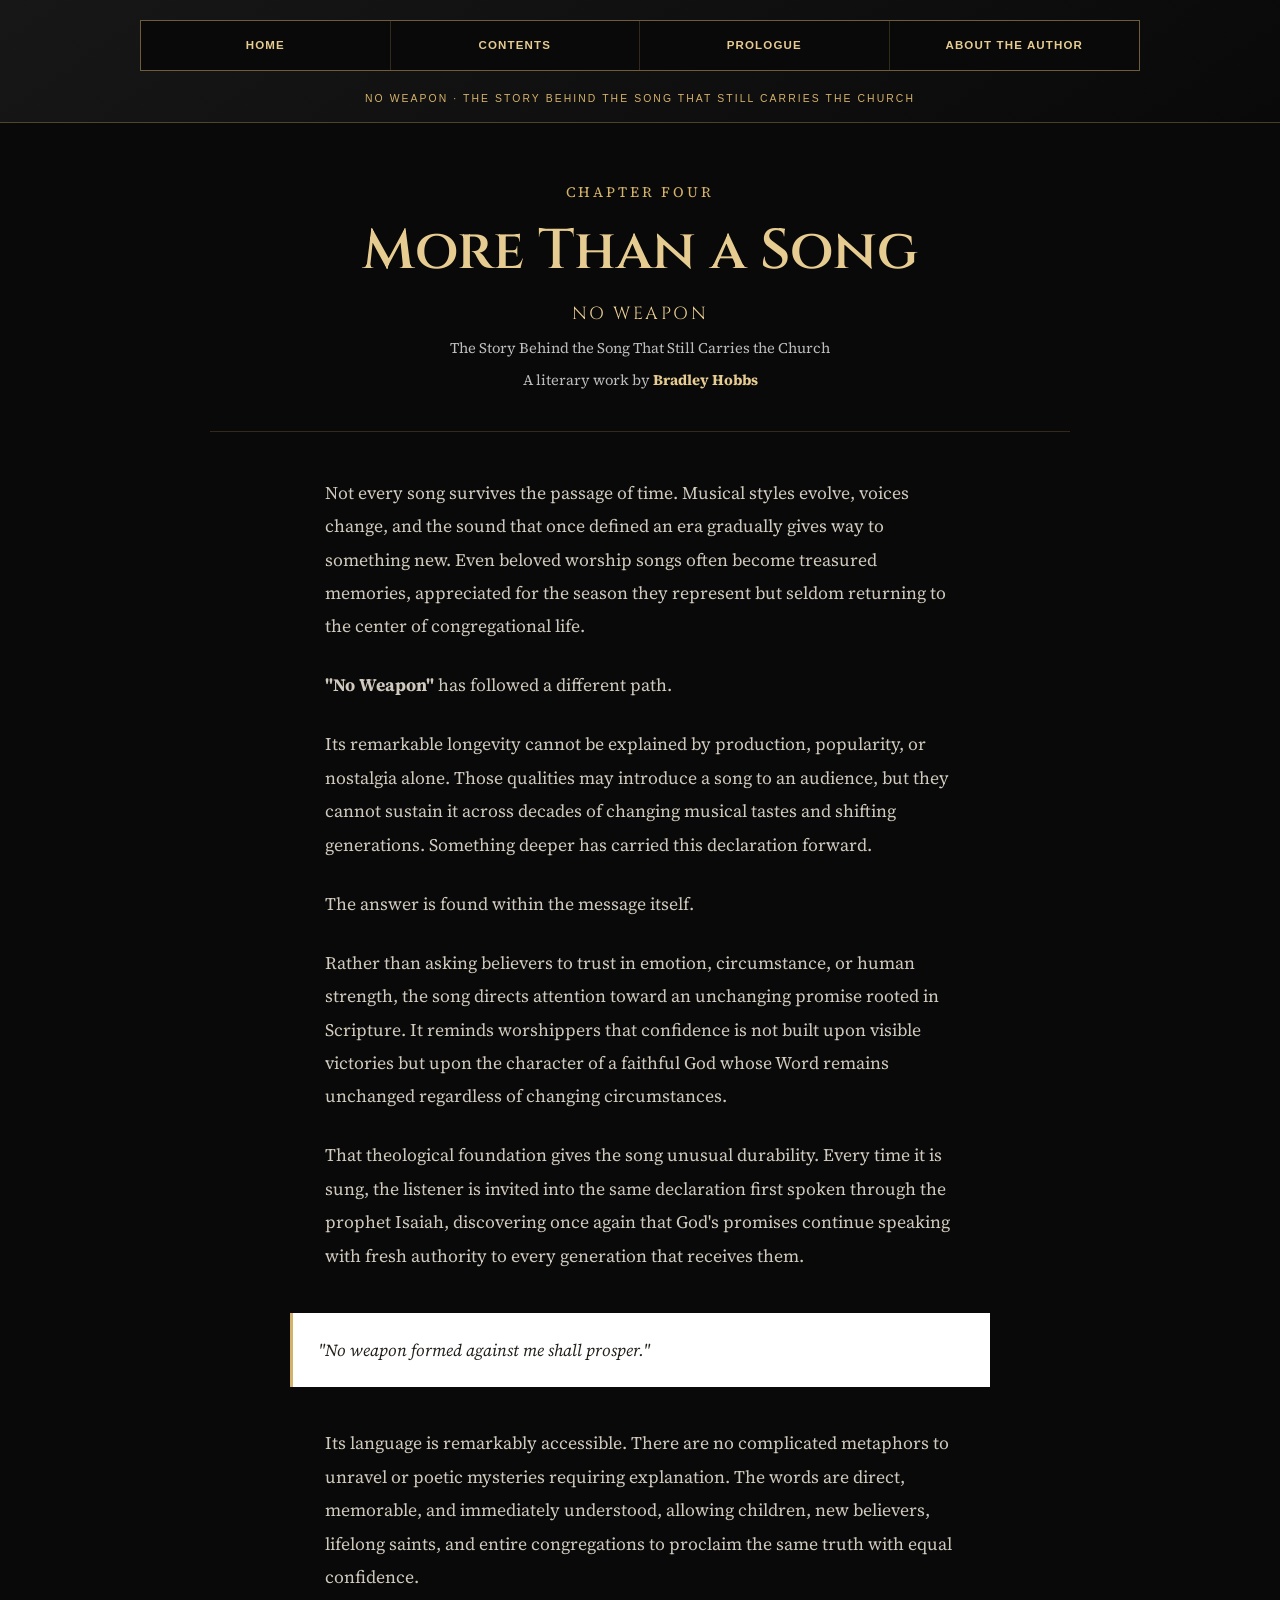
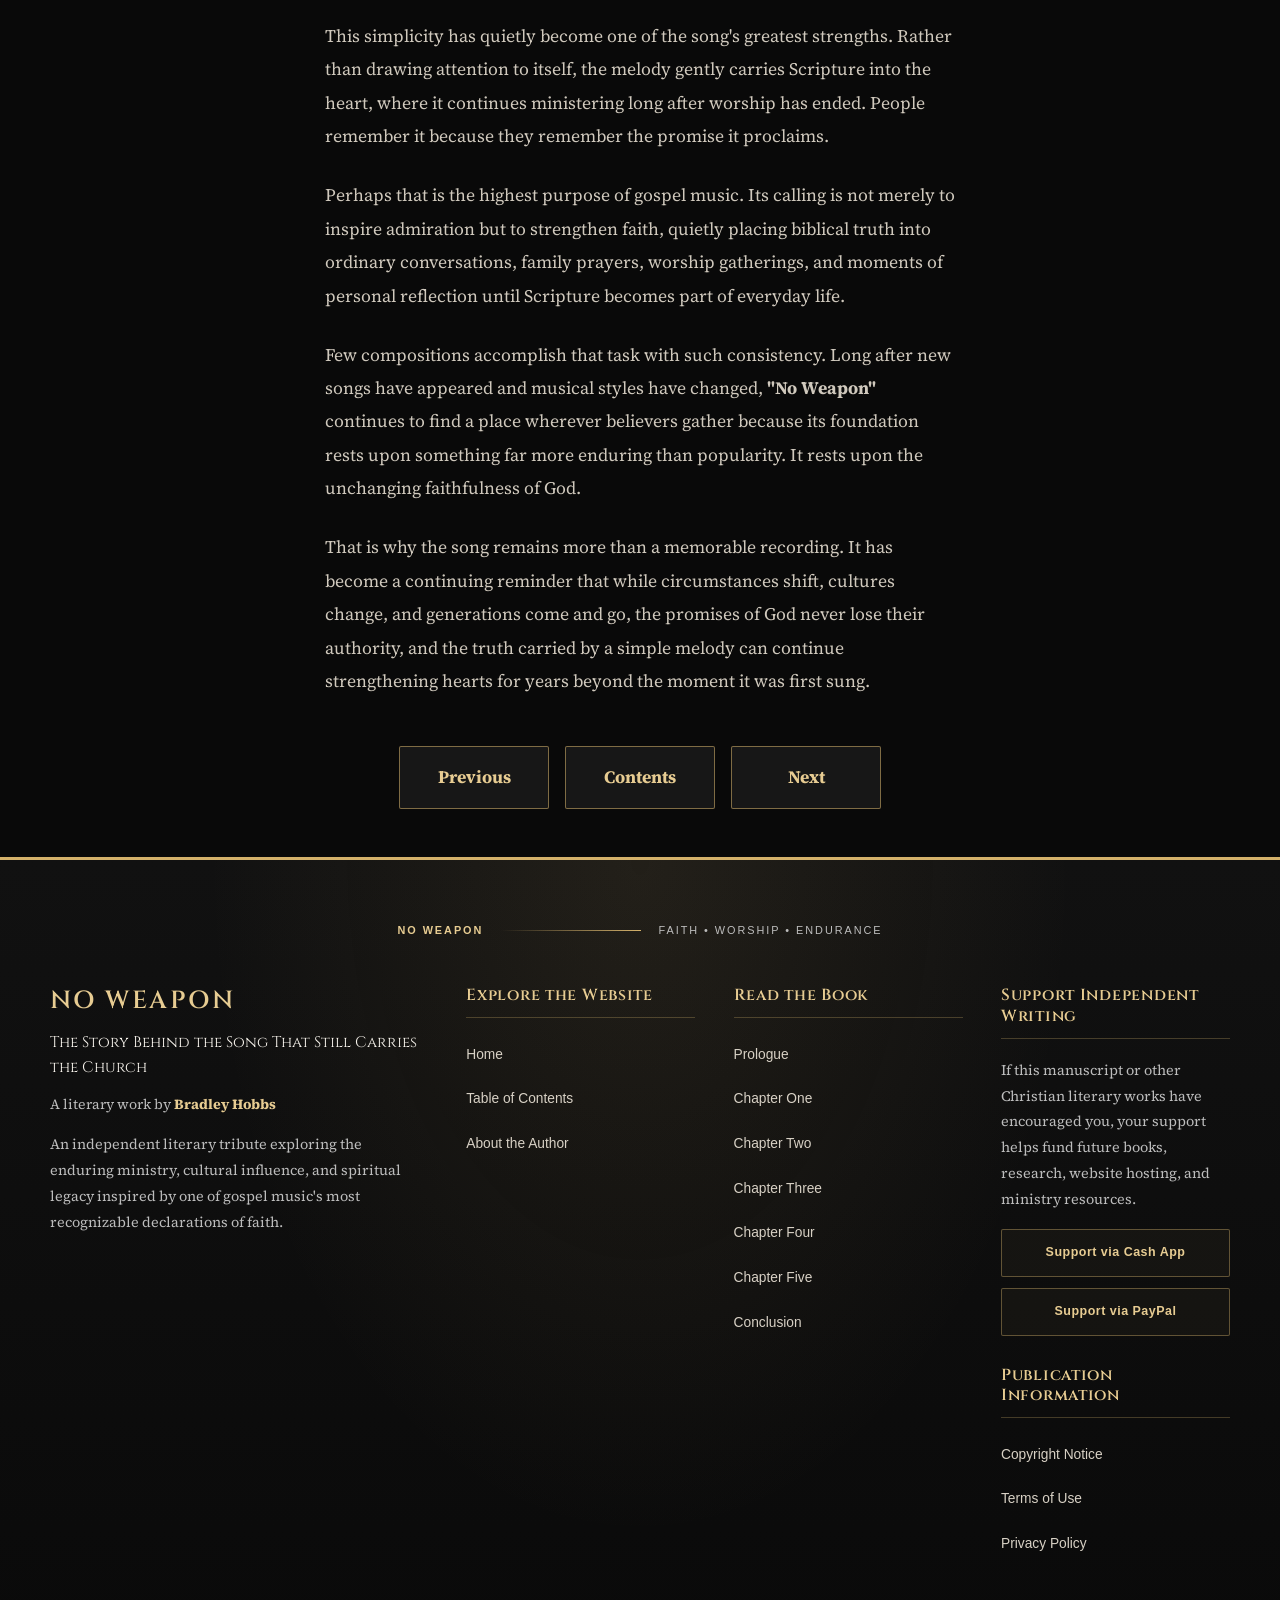
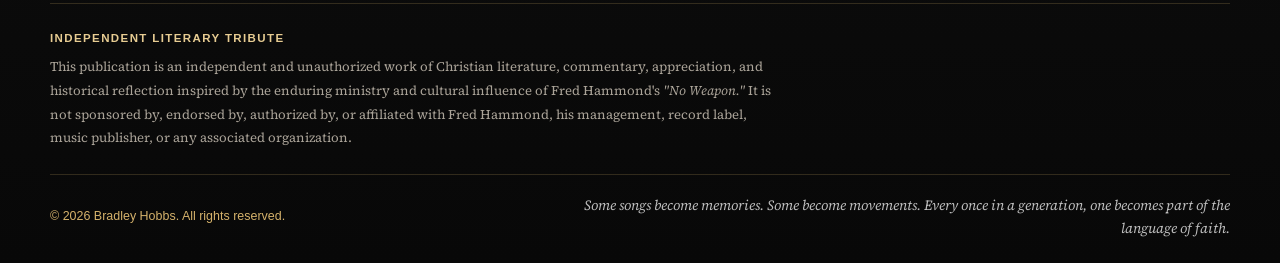
<file: chapter4.html>
<!DOCTYPE html>
<html lang="en">
<head>
<meta charset="UTF-8">
<meta
name="viewport"
content="width=device-width, initial-scale=1.0">
<meta
name="description"
content="Chapter Four of NO WEAPON: The Story Behind the Song That Still Carries the Church by Bradley Hobbs.">
<meta
name="author"
content="Bradley Hobbs">
<title>
Chapter Four | More Than a Song
</title>
<link
rel="icon"
href="images/favicon.png">
<link
rel="stylesheet"
href="styles.css?v=20261106-footer-refresh">
</head>
<body class="home-page reading-page">
<main>
<header class="reading-header">
<nav class="reading-navigation" aria-label="Main navigation">
<a href="index.html">Home</a>
<a href="contents.html">Contents</a>
<a href="prologue.html">Prologue</a>
<a href="author.html">About the Author</a>
</nav>
<p class="reading-overline">NO WEAPON · THE STORY BEHIND THE SONG THAT STILL CARRIES THE CHURCH</p>
</header>
<section class="content-page chapter-content">
<div class="chapter-opening">
<p class="chapter-label">Chapter Four</p>
<h2>More Than a Song</h2>
<p class="chapter-book-title">NO WEAPON</p>
<p class="chapter-book-subtitle">The Story Behind the Song That Still Carries the Church</p>
<p class="chapter-author">A literary work by <strong>Bradley Hobbs</strong></p>
</div>
<p>
Not every song survives the passage of time. Musical styles evolve, voices change, and the sound that once defined an era gradually gives way to something new. Even beloved worship songs often become treasured memories, appreciated for the season they represent but seldom returning to the center of congregational life.
</p>
<p>
<strong>"No Weapon"</strong> has followed a different path.
</p>
<p>
Its remarkable longevity cannot be explained by production, popularity, or nostalgia alone. Those qualities may introduce a song to an audience, but they cannot sustain it across decades of changing musical tastes and shifting generations. Something deeper has carried this declaration forward.
</p>
<p>
The answer is found within the message itself.
</p>
<p>
Rather than asking believers to trust in emotion, circumstance, or human strength, the song directs attention toward an unchanging promise rooted in Scripture. It reminds worshippers that confidence is not built upon visible victories but upon the character of a faithful God whose Word remains unchanged regardless of changing circumstances.
</p>
<p>
That theological foundation gives the song unusual durability. Every time it is sung, the listener is invited into the same declaration first spoken through the prophet Isaiah, discovering once again that God's promises continue speaking with fresh authority to every generation that receives them.
</p>
<blockquote>
"No weapon formed against me shall prosper."
</blockquote>
<p>
Its language is remarkably accessible. There are no complicated metaphors to unravel or poetic mysteries requiring explanation. The words are direct, memorable, and immediately understood, allowing children, new believers, lifelong saints, and entire congregations to proclaim the same truth with equal confidence.
</p>
<p>
This simplicity has quietly become one of the song's greatest strengths. Rather than drawing attention to itself, the melody gently carries Scripture into the heart, where it continues ministering long after worship has ended. People remember it because they remember the promise it proclaims.
</p>
<p>
Perhaps that is the highest purpose of gospel music. Its calling is not merely to inspire admiration but to strengthen faith, quietly placing biblical truth into ordinary conversations, family prayers, worship gatherings, and moments of personal reflection until Scripture becomes part of everyday life.
</p>
<p>
Few compositions accomplish that task with such consistency. Long after new songs have appeared and musical styles have changed, <strong>"No Weapon"</strong> continues to find a place wherever believers gather because its foundation rests upon something far more enduring than popularity. It rests upon the unchanging faithfulness of God.
</p>
<p>
That is why the song remains more than a memorable recording. It has become a continuing reminder that while circumstances shift, cultures change, and generations come and go, the promises of God never lose their authority, and the truth carried by a simple melody can continue strengthening hearts for years beyond the moment it was first sung.
</p>
<div class="chapter-navigation">
<a
href="chapter3.html"
class="button">
Previous
</a>
<a
href="contents.html"
class="button">
Contents
</a>
<a
href="chapter5.html"
class="button">
Next
</a>
</div>
</section>
</main>
<div id="footer-container"></div>
<script src="footer.js"></script>
</body>
</html>
</file>
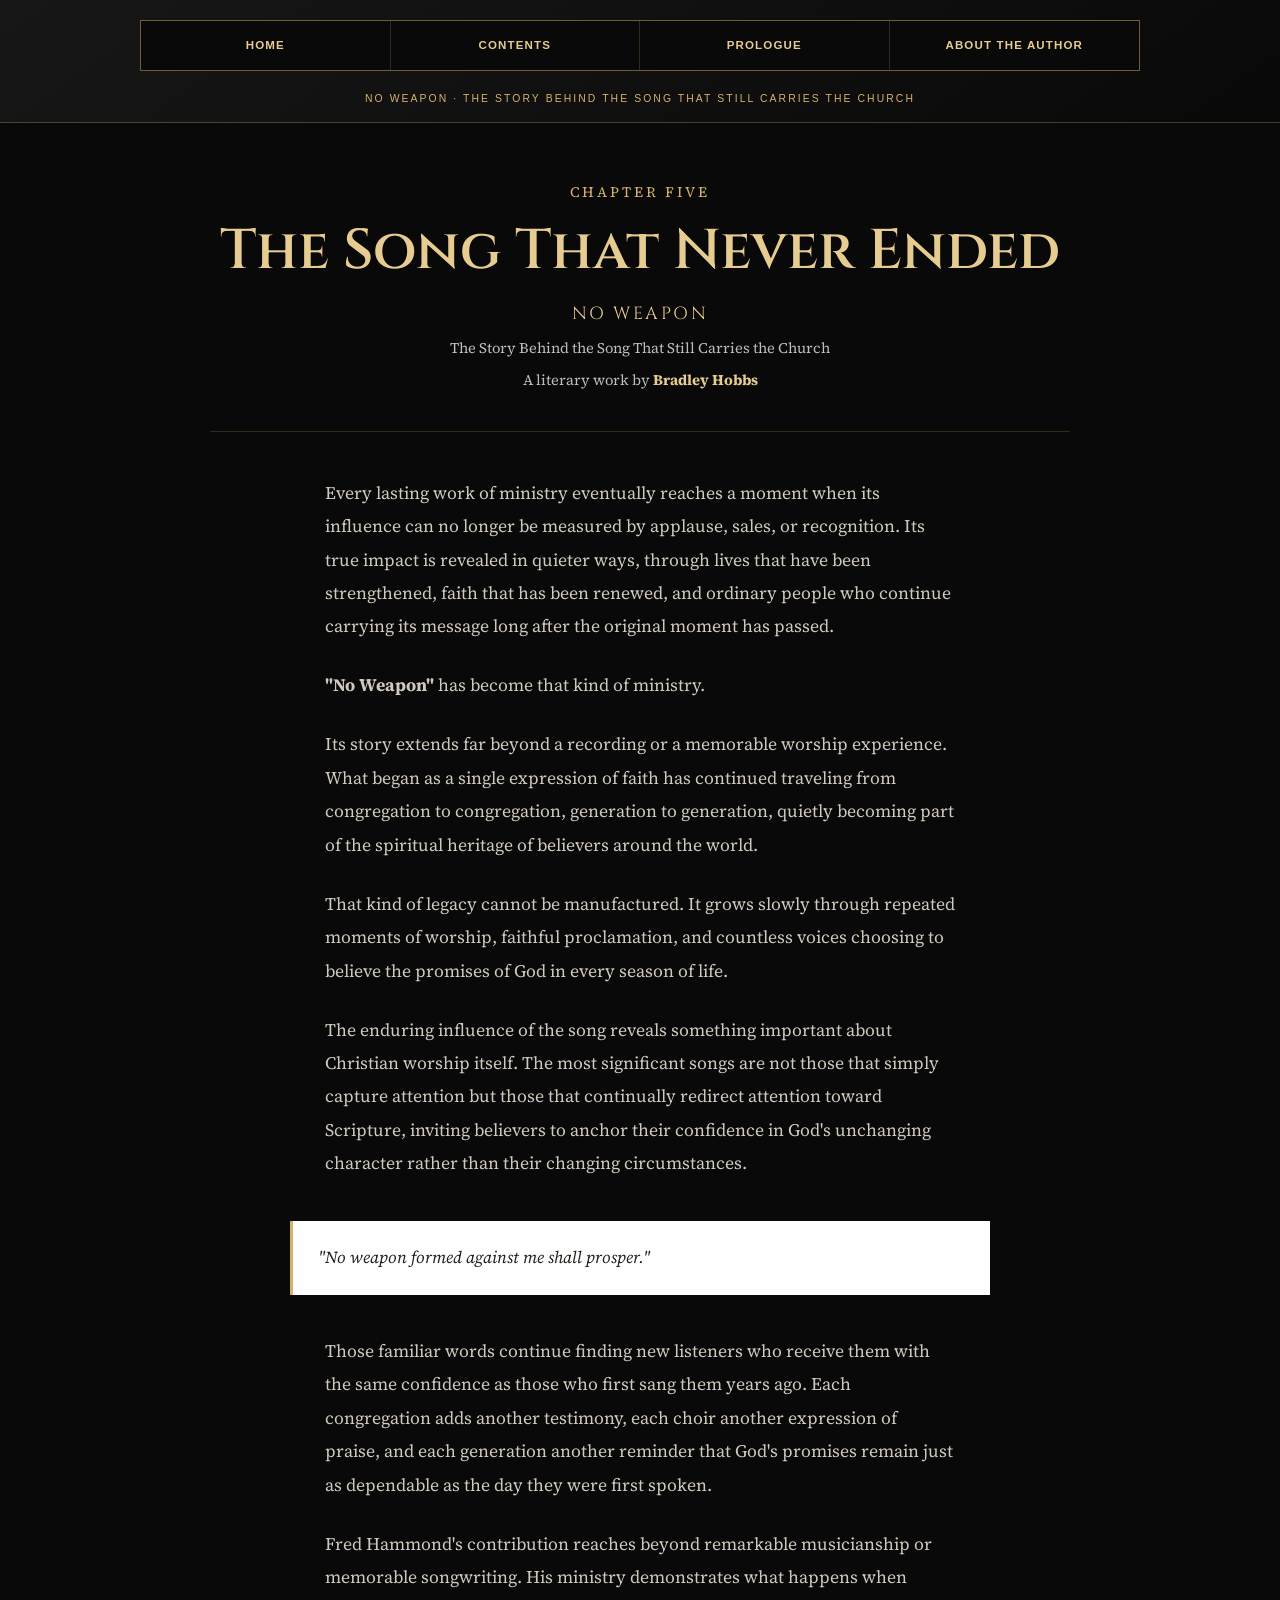
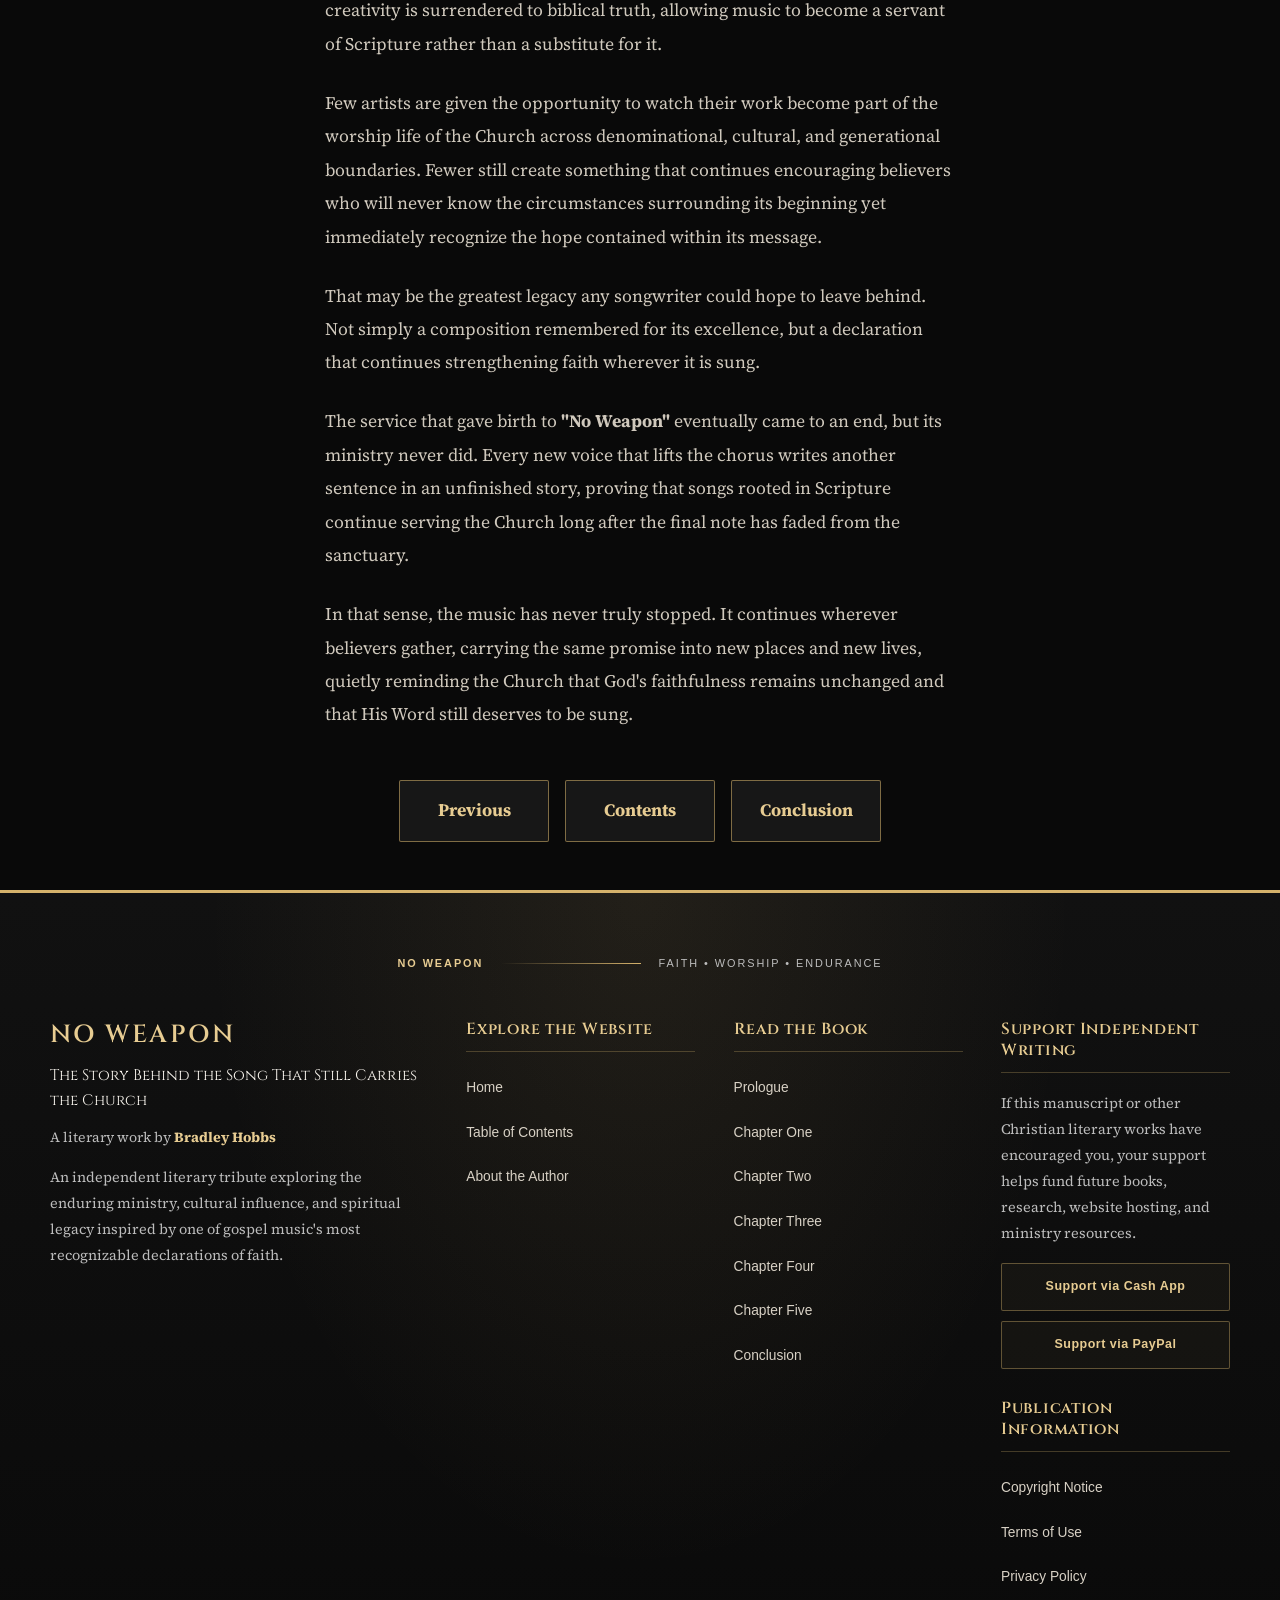
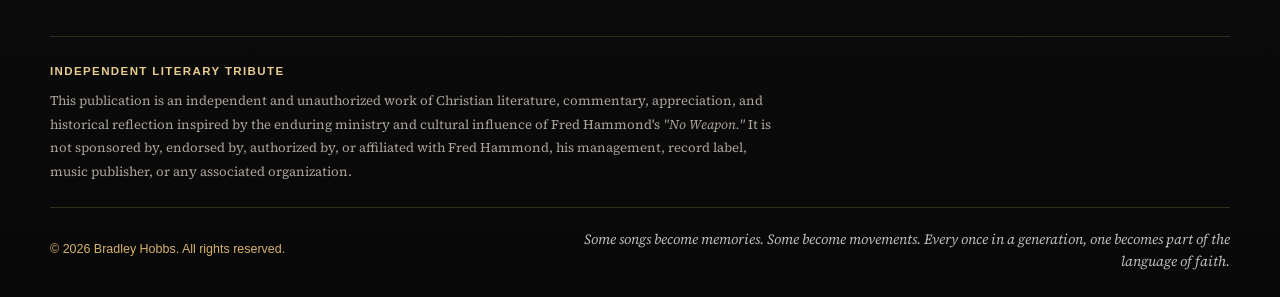
<file: chapter5.html>
<!DOCTYPE html>
<html lang="en">
<head>
<meta charset="UTF-8">
<meta
name="viewport"
content="width=device-width, initial-scale=1.0">
<meta
name="description"
content="Chapter Five of NO WEAPON: The Story Behind the Song That Still Carries the Church by Bradley Hobbs.">
<meta
name="author"
content="Bradley Hobbs">
<title>
Chapter Five | The Song That Never Ended
</title>
<link
rel="icon"
href="images/favicon.png">
<link
rel="stylesheet"
href="styles.css?v=20261106-footer-refresh">
</head>
<body class="home-page reading-page">
<main>
<header class="reading-header">
<nav class="reading-navigation" aria-label="Main navigation">
<a href="index.html">Home</a>
<a href="contents.html">Contents</a>
<a href="prologue.html">Prologue</a>
<a href="author.html">About the Author</a>
</nav>
<p class="reading-overline">NO WEAPON · THE STORY BEHIND THE SONG THAT STILL CARRIES THE CHURCH</p>
</header>
<section class="content-page chapter-content">
<div class="chapter-opening">
<p class="chapter-label">Chapter Five</p>
<h2>The Song That Never Ended</h2>
<p class="chapter-book-title">NO WEAPON</p>
<p class="chapter-book-subtitle">The Story Behind the Song That Still Carries the Church</p>
<p class="chapter-author">A literary work by <strong>Bradley Hobbs</strong></p>
</div>
<p>
Every lasting work of ministry eventually reaches a moment when its influence can no longer be measured by applause, sales, or recognition. Its true impact is revealed in quieter ways, through lives that have been strengthened, faith that has been renewed, and ordinary people who continue carrying its message long after the original moment has passed.
</p>
<p>
<strong>"No Weapon"</strong> has become that kind of ministry.
</p>
<p>
Its story extends far beyond a recording or a memorable worship experience. What began as a single expression of faith has continued traveling from congregation to congregation, generation to generation, quietly becoming part of the spiritual heritage of believers around the world.
</p>
<p>
That kind of legacy cannot be manufactured. It grows slowly through repeated moments of worship, faithful proclamation, and countless voices choosing to believe the promises of God in every season of life.
</p>
<p>
The enduring influence of the song reveals something important about Christian worship itself. The most significant songs are not those that simply capture attention but those that continually redirect attention toward Scripture, inviting believers to anchor their confidence in God's unchanging character rather than their changing circumstances.
</p>
<blockquote>
"No weapon formed against me shall prosper."
</blockquote>
<p>
Those familiar words continue finding new listeners who receive them with the same confidence as those who first sang them years ago. Each congregation adds another testimony, each choir another expression of praise, and each generation another reminder that God's promises remain just as dependable as the day they were first spoken.
</p>
<p>
Fred Hammond's contribution reaches beyond remarkable musicianship or memorable songwriting. His ministry demonstrates what happens when creativity is surrendered to biblical truth, allowing music to become a servant of Scripture rather than a substitute for it.
</p>
<p>
Few artists are given the opportunity to watch their work become part of the worship life of the Church across denominational, cultural, and generational boundaries. Fewer still create something that continues encouraging believers who will never know the circumstances surrounding its beginning yet immediately recognize the hope contained within its message.
</p>
<p>
That may be the greatest legacy any songwriter could hope to leave behind. Not simply a composition remembered for its excellence, but a declaration that continues strengthening faith wherever it is sung.
</p>
<p>
The service that gave birth to <strong>"No Weapon"</strong> eventually came to an end, but its ministry never did. Every new voice that lifts the chorus writes another sentence in an unfinished story, proving that songs rooted in Scripture continue serving the Church long after the final note has faded from the sanctuary.
</p>
<p>
In that sense, the music has never truly stopped. It continues wherever believers gather, carrying the same promise into new places and new lives, quietly reminding the Church that God's faithfulness remains unchanged and that His Word still deserves to be sung.
</p>
<div class="chapter-navigation">
<a
href="chapter4.html"
class="button">
Previous
</a>
<a
href="contents.html"
class="button">
Contents
</a>
<a
href="conclusion.html"
class="button">
Conclusion
</a>
</div>
</section>
</main>
<div id="footer-container"></div>
<script src="footer.js"></script>
</body>
</html>
</file>
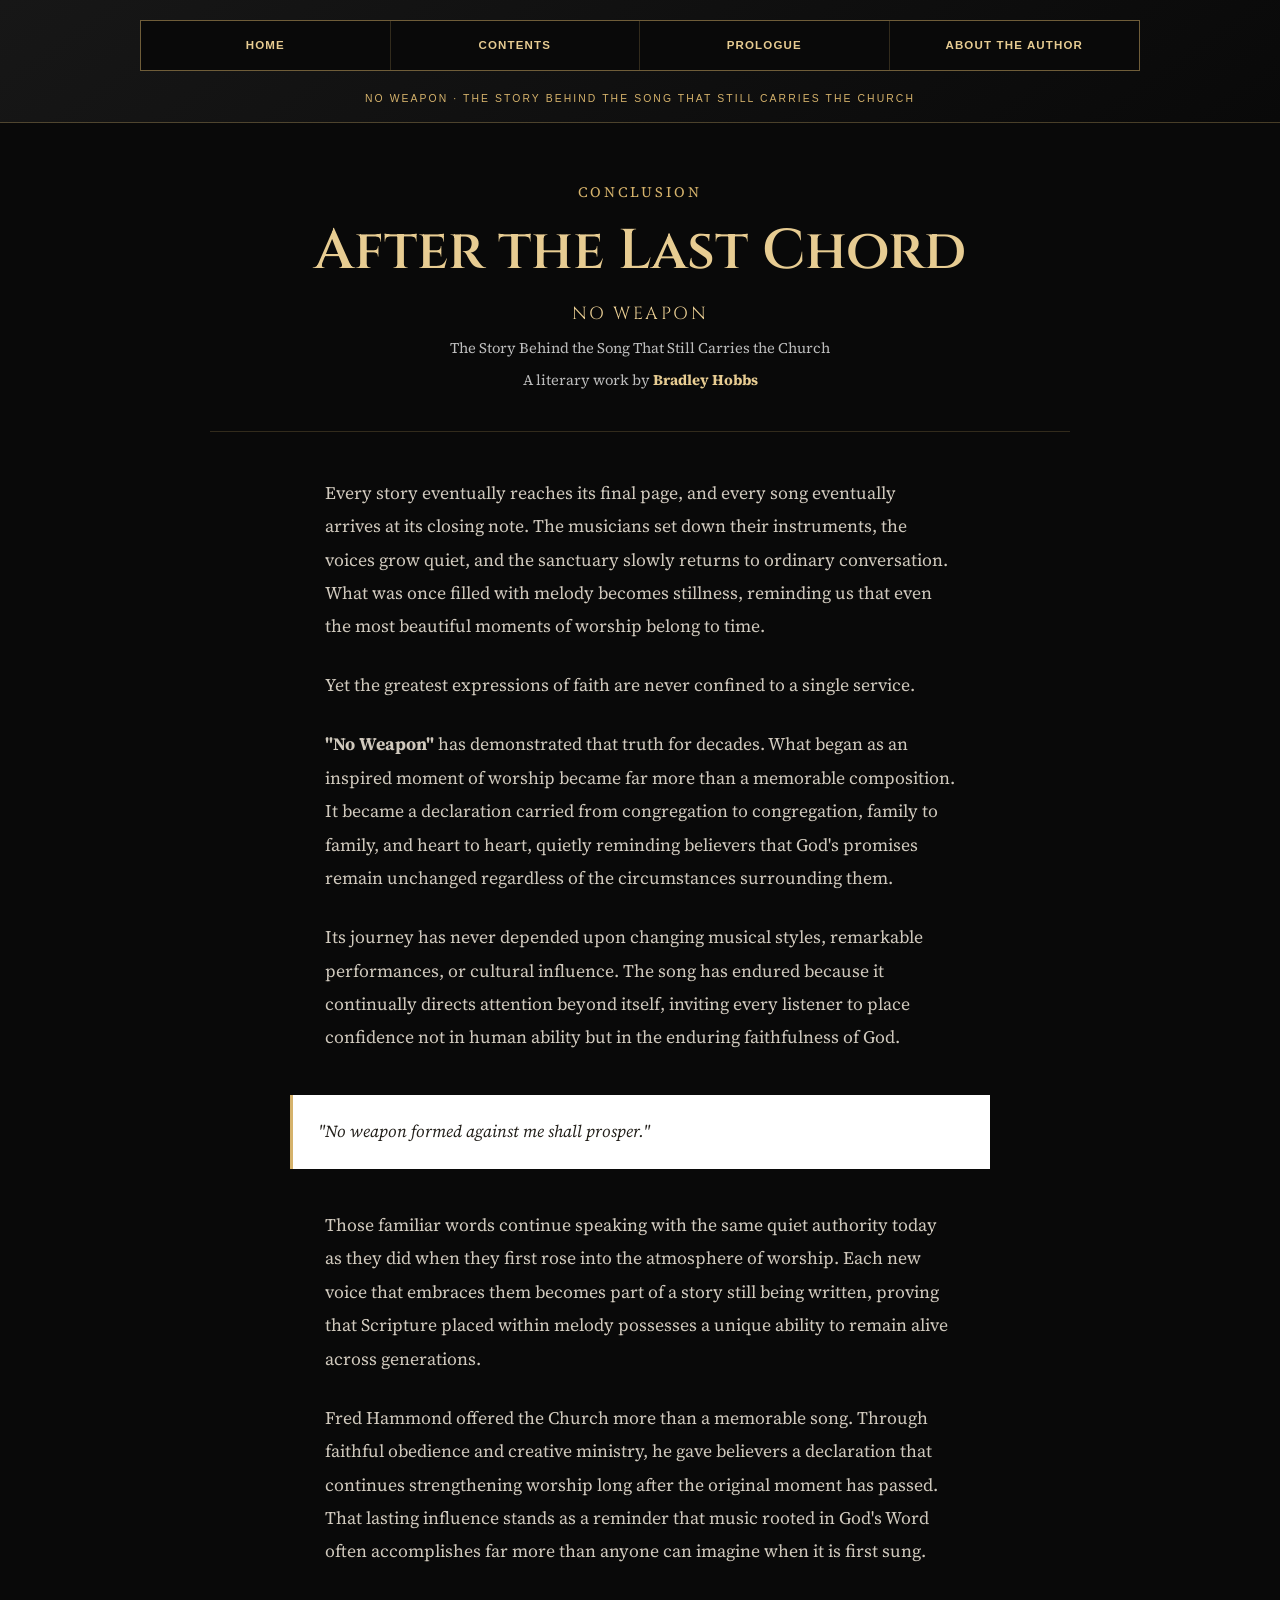
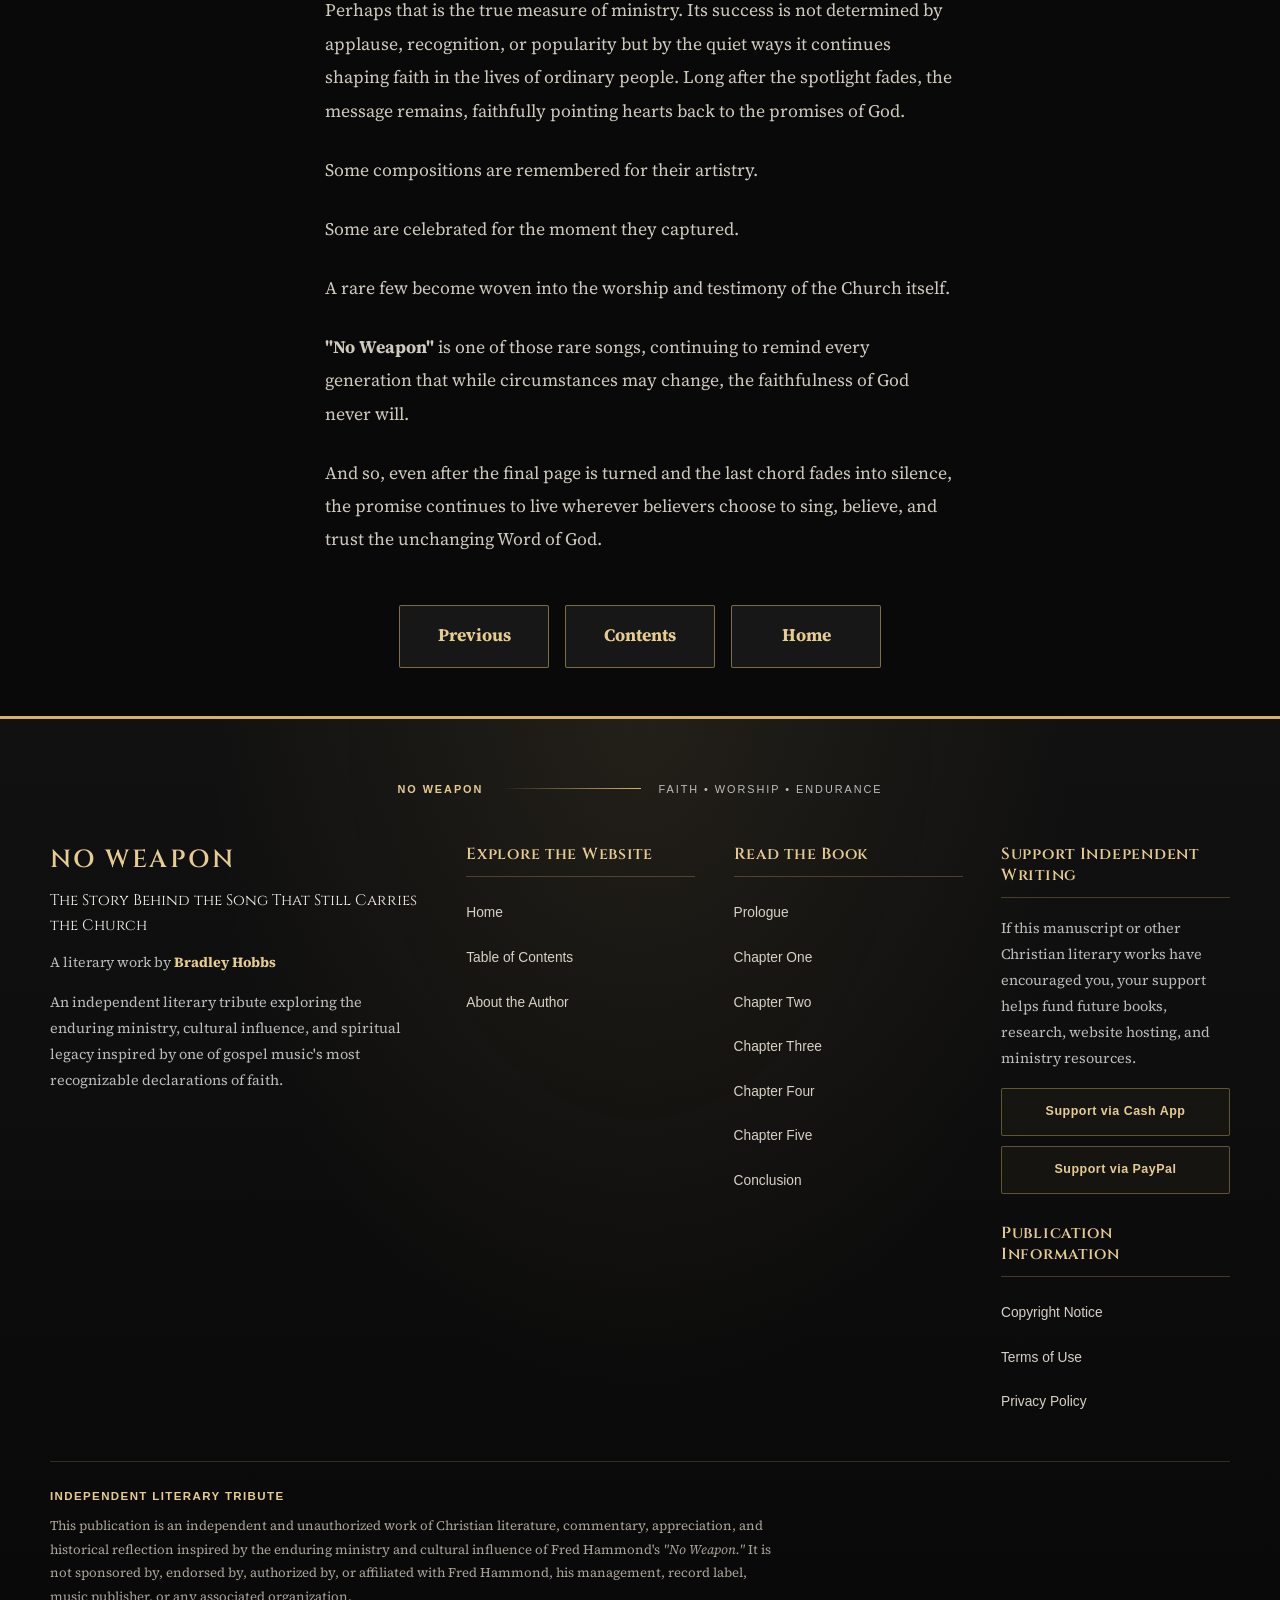
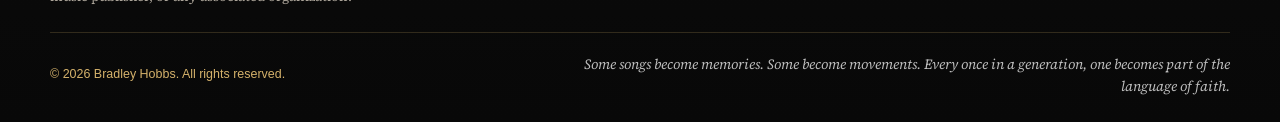
<file: conclusion.html>
<!DOCTYPE html>
<html lang="en">
<head>
<meta charset="UTF-8">
<meta
name="viewport"
content="width=device-width, initial-scale=1.0">
<meta
name="description"
content="Conclusion of NO WEAPON: The Story Behind the Song That Still Carries the Church by Bradley Hobbs.">
<meta
name="author"
content="Bradley Hobbs">
<title>
Conclusion | After the Last Chord
</title>
<link
rel="icon"
href="images/favicon.png">
<link
rel="stylesheet"
href="styles.css?v=20261106-footer-refresh">
</head>
<body class="home-page reading-page">
<main>
<header class="reading-header">
<nav class="reading-navigation" aria-label="Main navigation">
<a href="index.html">Home</a>
<a href="contents.html">Contents</a>
<a href="prologue.html">Prologue</a>
<a href="author.html">About the Author</a>
</nav>
<p class="reading-overline">NO WEAPON · THE STORY BEHIND THE SONG THAT STILL CARRIES THE CHURCH</p>
</header>
<section class="content-page chapter-content">
<div class="chapter-opening">
<p class="chapter-label">Conclusion</p>
<h2>After the Last Chord</h2>
<p class="chapter-book-title">NO WEAPON</p>
<p class="chapter-book-subtitle">The Story Behind the Song That Still Carries the Church</p>
<p class="chapter-author">A literary work by <strong>Bradley Hobbs</strong></p>
</div>
<p>
Every story eventually reaches its final page, and every song eventually arrives at its closing note. The musicians set down their instruments, the voices grow quiet, and the sanctuary slowly returns to ordinary conversation. What was once filled with melody becomes stillness, reminding us that even the most beautiful moments of worship belong to time.
</p>
<p>
Yet the greatest expressions of faith are never confined to a single service.
</p>
<p>
<strong>"No Weapon"</strong> has demonstrated that truth for decades. What began as an inspired moment of worship became far more than a memorable composition. It became a declaration carried from congregation to congregation, family to family, and heart to heart, quietly reminding believers that God's promises remain unchanged regardless of the circumstances surrounding them.
</p>
<p>
Its journey has never depended upon changing musical styles, remarkable performances, or cultural influence. The song has endured because it continually directs attention beyond itself, inviting every listener to place confidence not in human ability but in the enduring faithfulness of God.
</p>
<blockquote>
"No weapon formed against me shall prosper."
</blockquote>
<p>
Those familiar words continue speaking with the same quiet authority today as they did when they first rose into the atmosphere of worship. Each new voice that embraces them becomes part of a story still being written, proving that Scripture placed within melody possesses a unique ability to remain alive across generations.
</p>
<p>
Fred Hammond offered the Church more than a memorable song. Through faithful obedience and creative ministry, he gave believers a declaration that continues strengthening worship long after the original moment has passed. That lasting influence stands as a reminder that music rooted in God's Word often accomplishes far more than anyone can imagine when it is first sung.
</p>
<p>
Perhaps that is the true measure of ministry. Its success is not determined by applause, recognition, or popularity but by the quiet ways it continues shaping faith in the lives of ordinary people. Long after the spotlight fades, the message remains, faithfully pointing hearts back to the promises of God.
</p>
<p>
Some compositions are remembered for their artistry.
</p>
<p>
Some are celebrated for the moment they captured.
</p>
<p>
A rare few become woven into the worship and testimony of the Church itself.
</p>
<p>
<strong>"No Weapon"</strong> is one of those rare songs, continuing to remind every generation that while circumstances may change, the faithfulness of God never will.
</p>
<p>
And so, even after the final page is turned and the last chord fades into silence, the promise continues to live wherever believers choose to sing, believe, and trust the unchanging Word of God.
</p>
<div class="chapter-navigation">
<a
href="chapter5.html"
class="button">
Previous
</a>
<a
href="contents.html"
class="button">
Contents
</a>
<a
href="index.html"
class="button">
Home
</a>
</div>
</section>
</main>
<div id="footer-container"></div>
<script src="footer.js"></script>
</body>
</html>
</file>
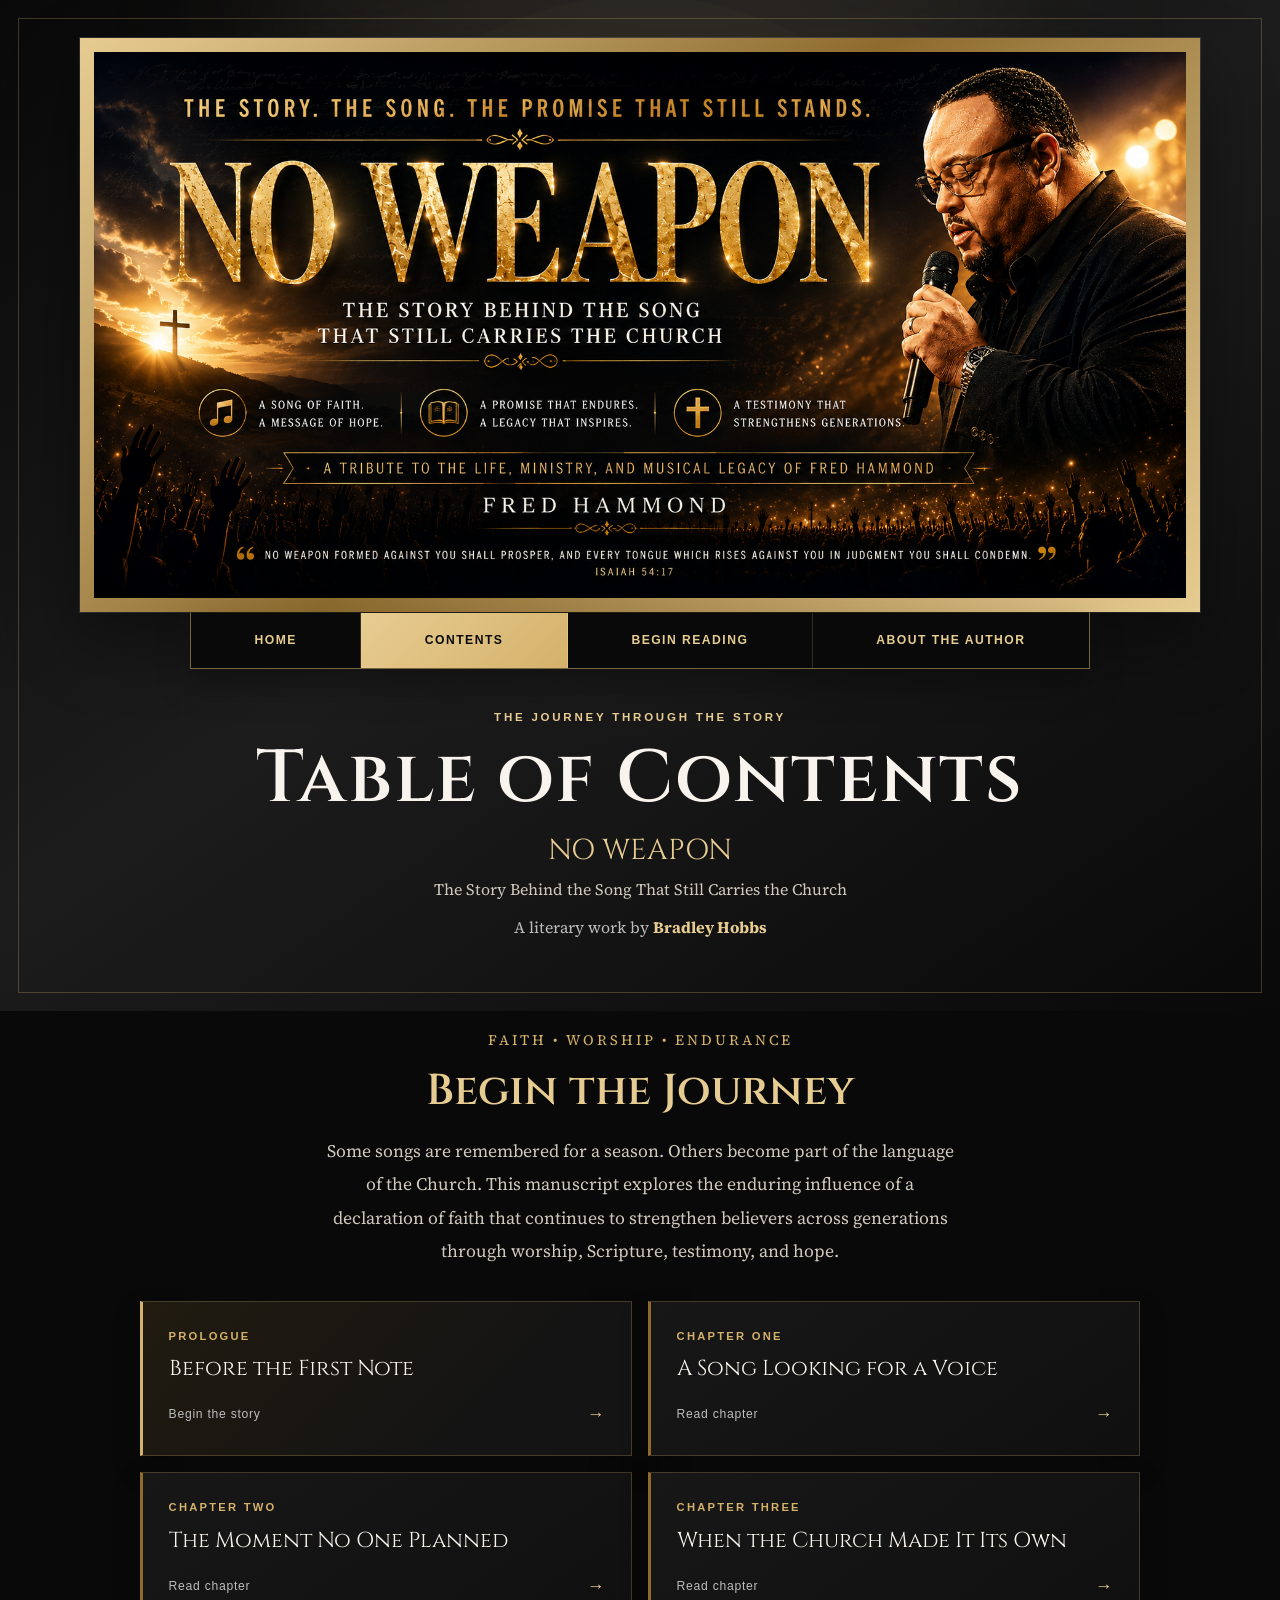
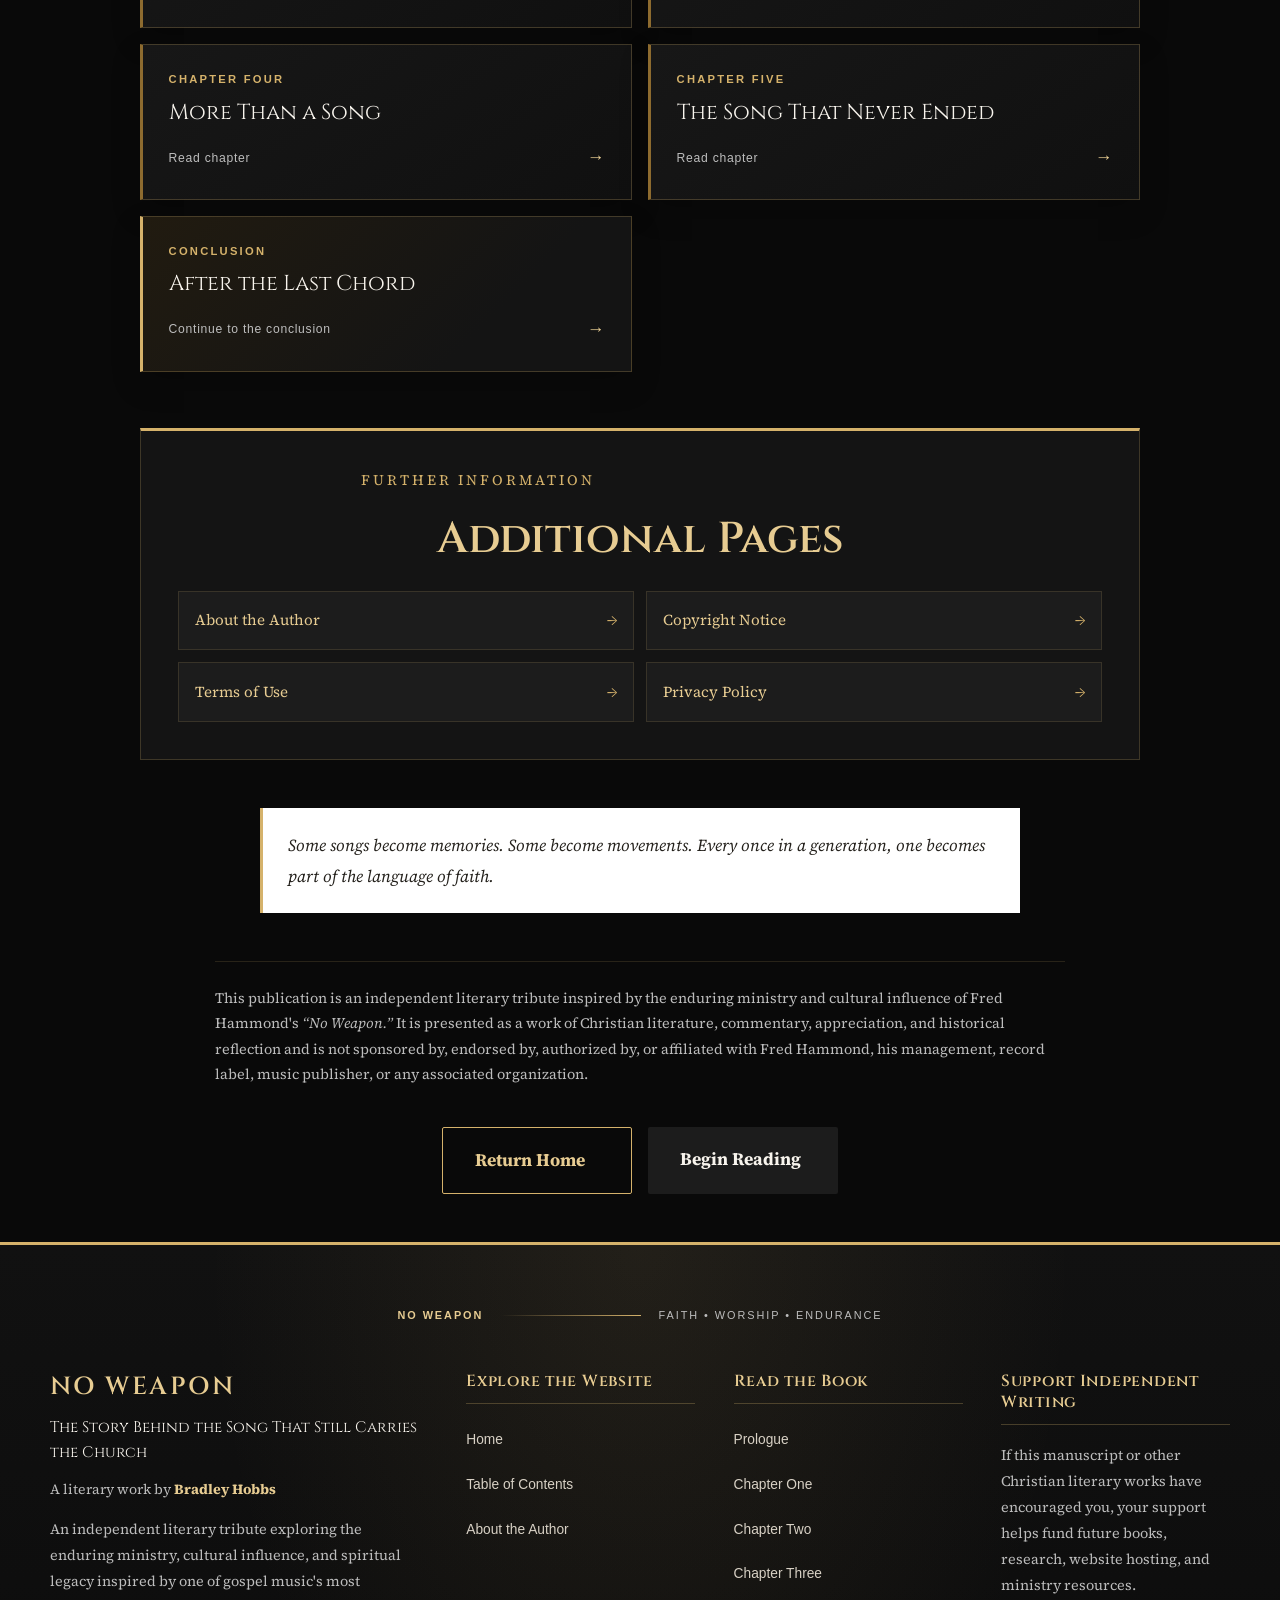
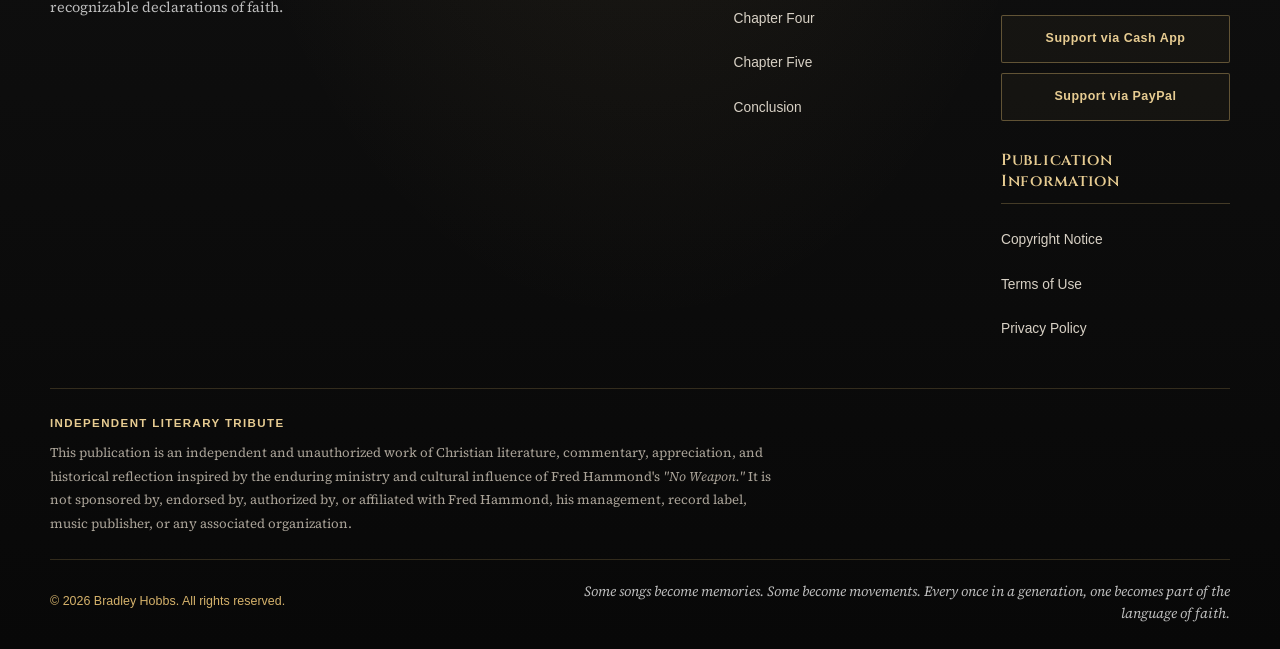
<file: contents.html>
<!DOCTYPE html>
<html lang="en">
<head>
<meta charset="UTF-8">
<meta name="viewport" content="width=device-width, initial-scale=1.0">
<meta name="description" content="Explore the table of contents for NO WEAPON: The Story Behind the Song That Still Carries the Church by Bradley Hobbs.">
<meta name="author" content="Bradley Hobbs">
<title>Contents | NO WEAPON</title>
<link rel="icon" href="images/favicon.png">
<link rel="stylesheet" href="styles.css?v=20261106-footer-refresh">
</head>
<body class="home-page contents-page">
<main>
<section class="hero-stage contents-hero">
  <div class="hero-glow" aria-hidden="true"></div>
  <div class="hero-inner">
    <div class="banner-frame">
      <img src="9355A128-1A70-4F18-B086-66A49DA89926.png"
           alt="NO WEAPON: The Story Behind the Song That Still Carries the Church"
           class="hero-banner">
    </div>
    <nav class="banner-navigation" aria-label="Main navigation">
      <a href="index.html">Home</a>
      <a href="contents.html" aria-current="page">Contents</a>
      <a href="prologue.html">Begin Reading</a>
      <a href="author.html">About the Author</a>
    </nav>
    <header class="contents-heading">
      <p class="hero-overline">The journey through the story</p>
      <h1>Table of Contents</h1>
      <p class="hero-subtitle">NO WEAPON</p>
      <p class="hero-byline">The Story Behind the Song That Still Carries the Church</p>
      <p class="contents-author">A literary work by <strong>Bradley Hobbs</strong></p>
    </header>
  </div>
</section>

<section class="contents-main">
  <div class="contents-intro">
    <p class="chapter-label">Faith • Worship • Endurance</p>
    <h2>Begin the Journey</h2>
    <p>Some songs are remembered for a season. Others become part of the language of the Church. This manuscript explores the enduring influence of a declaration of faith that continues to strengthen believers across generations through worship, Scripture, testimony, and hope.</p>
  </div>

  <div class="contents-chapters" aria-label="Book chapters">
    <a class="contents-card contents-card-featured" href="prologue.html">
      <span class="contents-number">PROLOGUE</span>
      <span class="contents-title">Before the First Note</span>
      <span class="contents-action">Begin the story <span aria-hidden="true">→</span></span>
    </a>
    <a class="contents-card" href="chapter1.html">
      <span class="contents-number">CHAPTER ONE</span>
      <span class="contents-title">A Song Looking for a Voice</span>
      <span class="contents-action">Read chapter <span aria-hidden="true">→</span></span>
    </a>
    <a class="contents-card" href="chapter2.html">
      <span class="contents-number">CHAPTER TWO</span>
      <span class="contents-title">The Moment No One Planned</span>
      <span class="contents-action">Read chapter <span aria-hidden="true">→</span></span>
    </a>
    <a class="contents-card" href="chapter3.html">
      <span class="contents-number">CHAPTER THREE</span>
      <span class="contents-title">When the Church Made It Its Own</span>
      <span class="contents-action">Read chapter <span aria-hidden="true">→</span></span>
    </a>
    <a class="contents-card" href="chapter4.html">
      <span class="contents-number">CHAPTER FOUR</span>
      <span class="contents-title">More Than a Song</span>
      <span class="contents-action">Read chapter <span aria-hidden="true">→</span></span>
    </a>
    <a class="contents-card" href="chapter5.html">
      <span class="contents-number">CHAPTER FIVE</span>
      <span class="contents-title">The Song That Never Ended</span>
      <span class="contents-action">Read chapter <span aria-hidden="true">→</span></span>
    </a>
    <a class="contents-card contents-card-ending" href="conclusion.html">
      <span class="contents-number">CONCLUSION</span>
      <span class="contents-title">After the Last Chord</span>
      <span class="contents-action">Continue to the conclusion <span aria-hidden="true">→</span></span>
    </a>
  </div>

  <section class="contents-additional">
    <p class="chapter-label">Further information</p>
    <h2>Additional Pages</h2>
    <div class="contents-utility-links">
      <a href="author.html">About the Author <span aria-hidden="true">→</span></a>
      <a href="copyright.html">Copyright Notice <span aria-hidden="true">→</span></a>
      <a href="terms.html">Terms of Use <span aria-hidden="true">→</span></a>
      <a href="privacy.html">Privacy Policy <span aria-hidden="true">→</span></a>
    </div>
  </section>

  <blockquote class="contents-quote">Some songs become memories. Some become movements. Every once in a generation, one becomes part of the language of faith.</blockquote>

  <p class="contents-disclaimer">This publication is an independent literary tribute inspired by the enduring ministry and cultural influence of Fred Hammond's <em>“No Weapon.”</em> It is presented as a work of Christian literature, commentary, appreciation, and historical reflection and is not sponsored by, endorsed by, authorized by, or affiliated with Fred Hammond, his management, record label, music publisher, or any associated organization.</p>

  <div class="chapter-navigation contents-bottom-nav">
    <a href="index.html" class="button button-outline">Return Home</a>
    <a href="prologue.html" class="button">Begin Reading</a>
  </div>
</section>
</main>
<div id="footer-container"></div>
<script src="footer.js"></script>
</body>
</html>
</file>
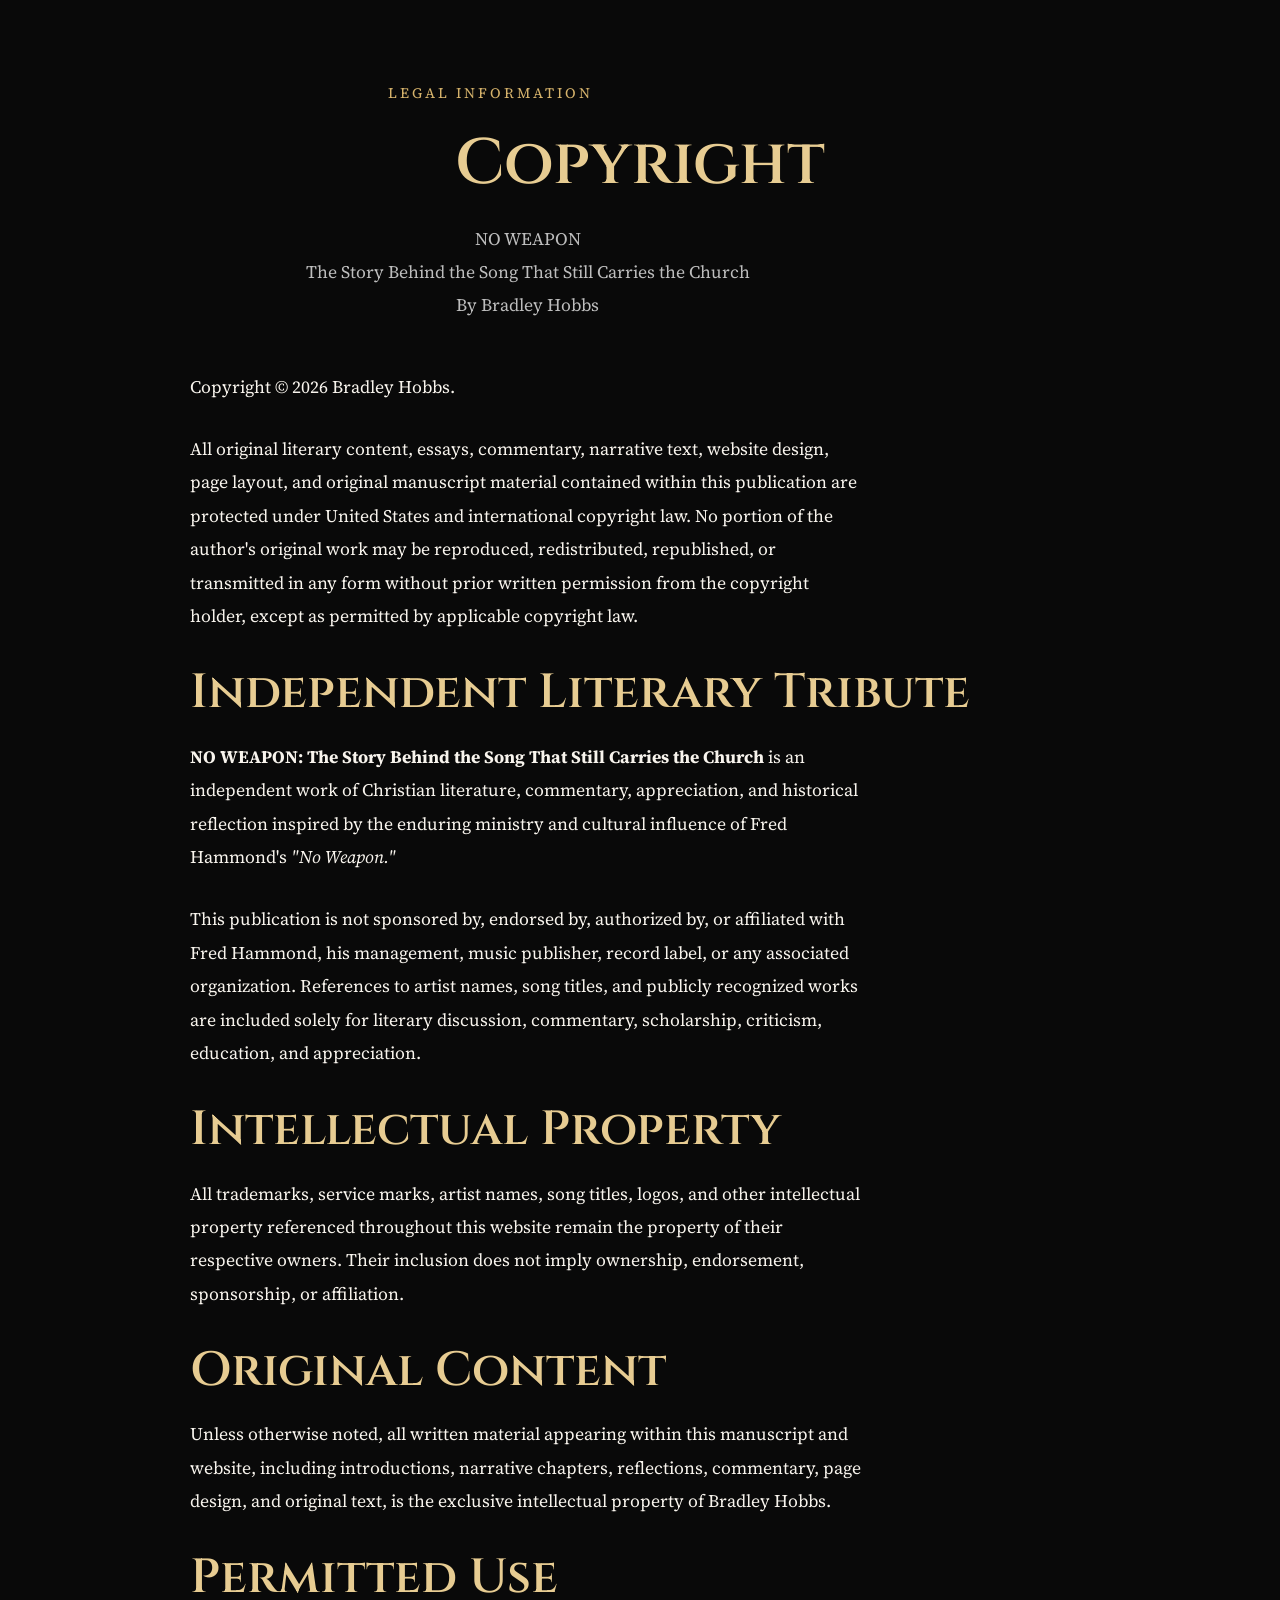
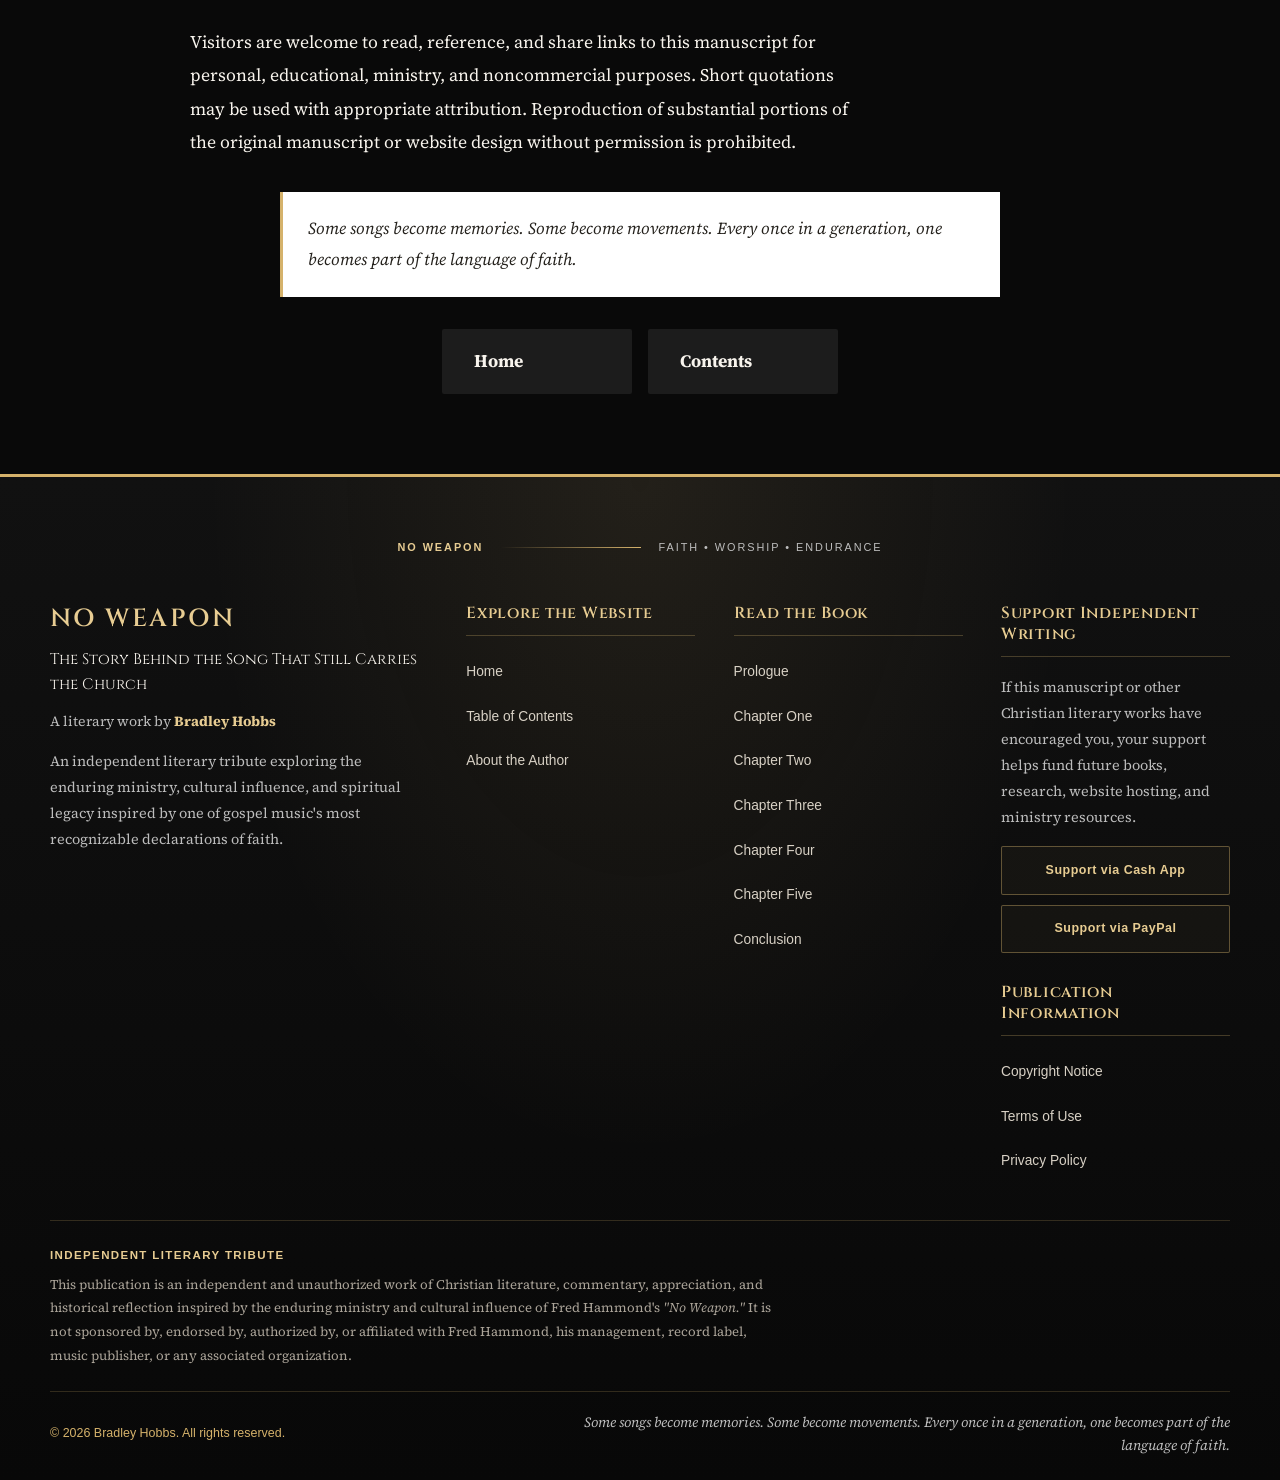
<file: copyright.html>
<!DOCTYPE html>
<html lang="en">
<head>
<meta charset="UTF-8">
<meta
name="viewport"
content="width=device-width, initial-scale=1.0">
<meta
name="description"
content="Copyright information for NO WEAPON: The Story Behind the Song That Still Carries the Church by Bradley Hobbs.">
<meta
name="author"
content="Bradley Hobbs">
<title>
Copyright | NO WEAPON
</title>
<link
rel="icon"
href="images/favicon.png">
<link
rel="stylesheet"
href="styles.css?v=20261106-footer-refresh">
</head>
<body class="home-page">
<main>
<section class="content-page">
<p class="chapter-label">
Legal Information
</p>
<h1>
Copyright
</h1>
<p class="author">
NO WEAPON
<br>
The Story Behind the Song That Still Carries the Church
<br>
By Bradley Hobbs
</p>
<p>
Copyright &copy; 2026 Bradley Hobbs.
</p>
<p>
All original literary content, essays, commentary, narrative text, website design, page layout, and original manuscript material contained within this publication are protected under United States and international copyright law. No portion of the author's original work may be reproduced, redistributed, republished, or transmitted in any form without prior written permission from the copyright holder, except as permitted by applicable copyright law.
</p>
<h2>
Independent Literary Tribute
</h2>
<p>
<strong>NO WEAPON: The Story Behind the Song That Still Carries the Church</strong> is an independent work of Christian literature, commentary, appreciation, and historical reflection inspired by the enduring ministry and cultural influence of Fred Hammond's <em>"No Weapon."</em>
</p>
<p>
This publication is not sponsored by, endorsed by, authorized by, or affiliated with Fred Hammond, his management, music publisher, record label, or any associated organization. References to artist names, song titles, and publicly recognized works are included solely for literary discussion, commentary, scholarship, criticism, education, and appreciation.
</p>
<h2>
Intellectual Property
</h2>
<p>
All trademarks, service marks, artist names, song titles, logos, and other intellectual property referenced throughout this website remain the property of their respective owners. Their inclusion does not imply ownership, endorsement, sponsorship, or affiliation.
</p>
<h2>
Original Content
</h2>
<p>
Unless otherwise noted, all written material appearing within this manuscript and website, including introductions, narrative chapters, reflections, commentary, page design, and original text, is the exclusive intellectual property of Bradley Hobbs.
</p>
<h2>
Permitted Use
</h2>
<p>
Visitors are welcome to read, reference, and share links to this manuscript for personal, educational, ministry, and noncommercial purposes. Short quotations may be used with appropriate attribution. Reproduction of substantial portions of the original manuscript or website design without permission is prohibited.
</p>
<blockquote>
Some songs become memories.
Some become movements.
Every once in a generation, one becomes part of the language of faith.
</blockquote>
<div class="chapter-navigation">
<a
href="index.html"
class="button">
Home
</a>
<a
href="contents.html"
class="button">
Contents
</a>
</div>
</section>
</main>
<div id="footer-container"></div>
<script src="footer.js"></script>
</body>
</html>
</file>
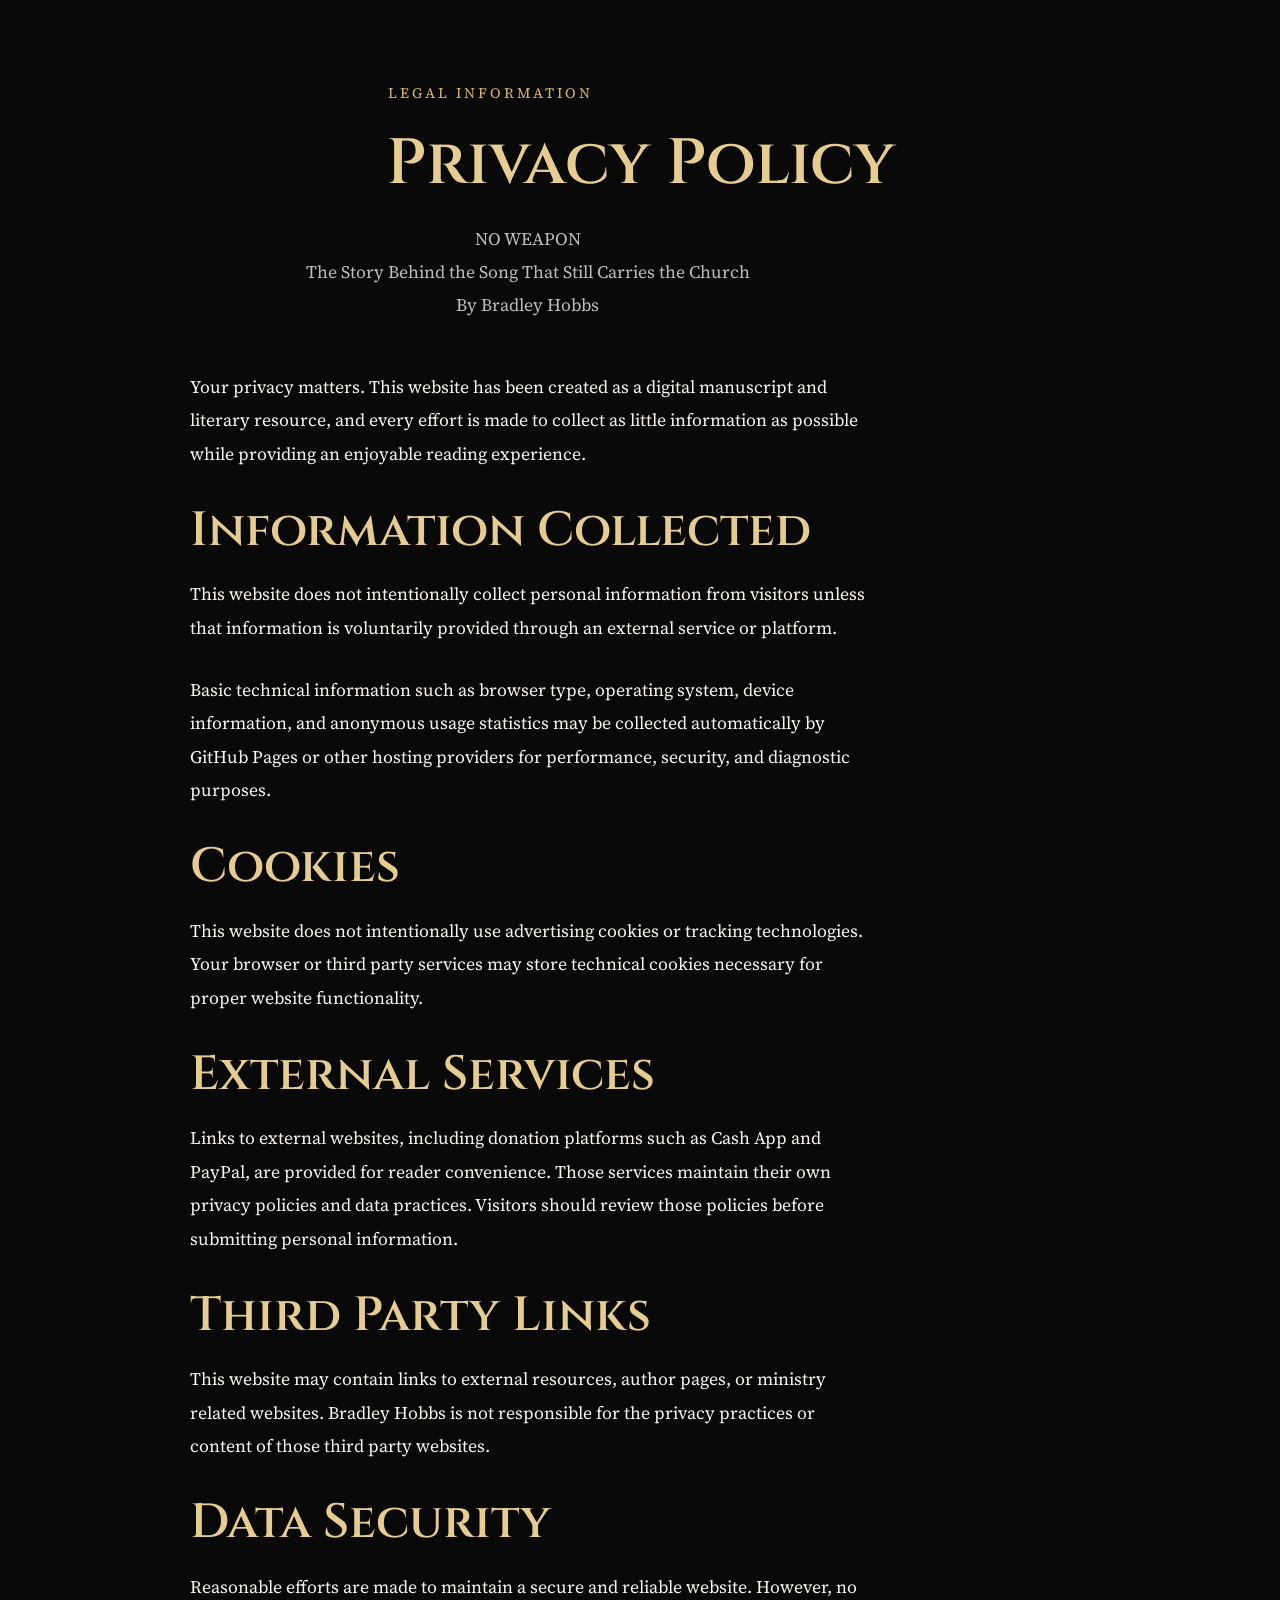
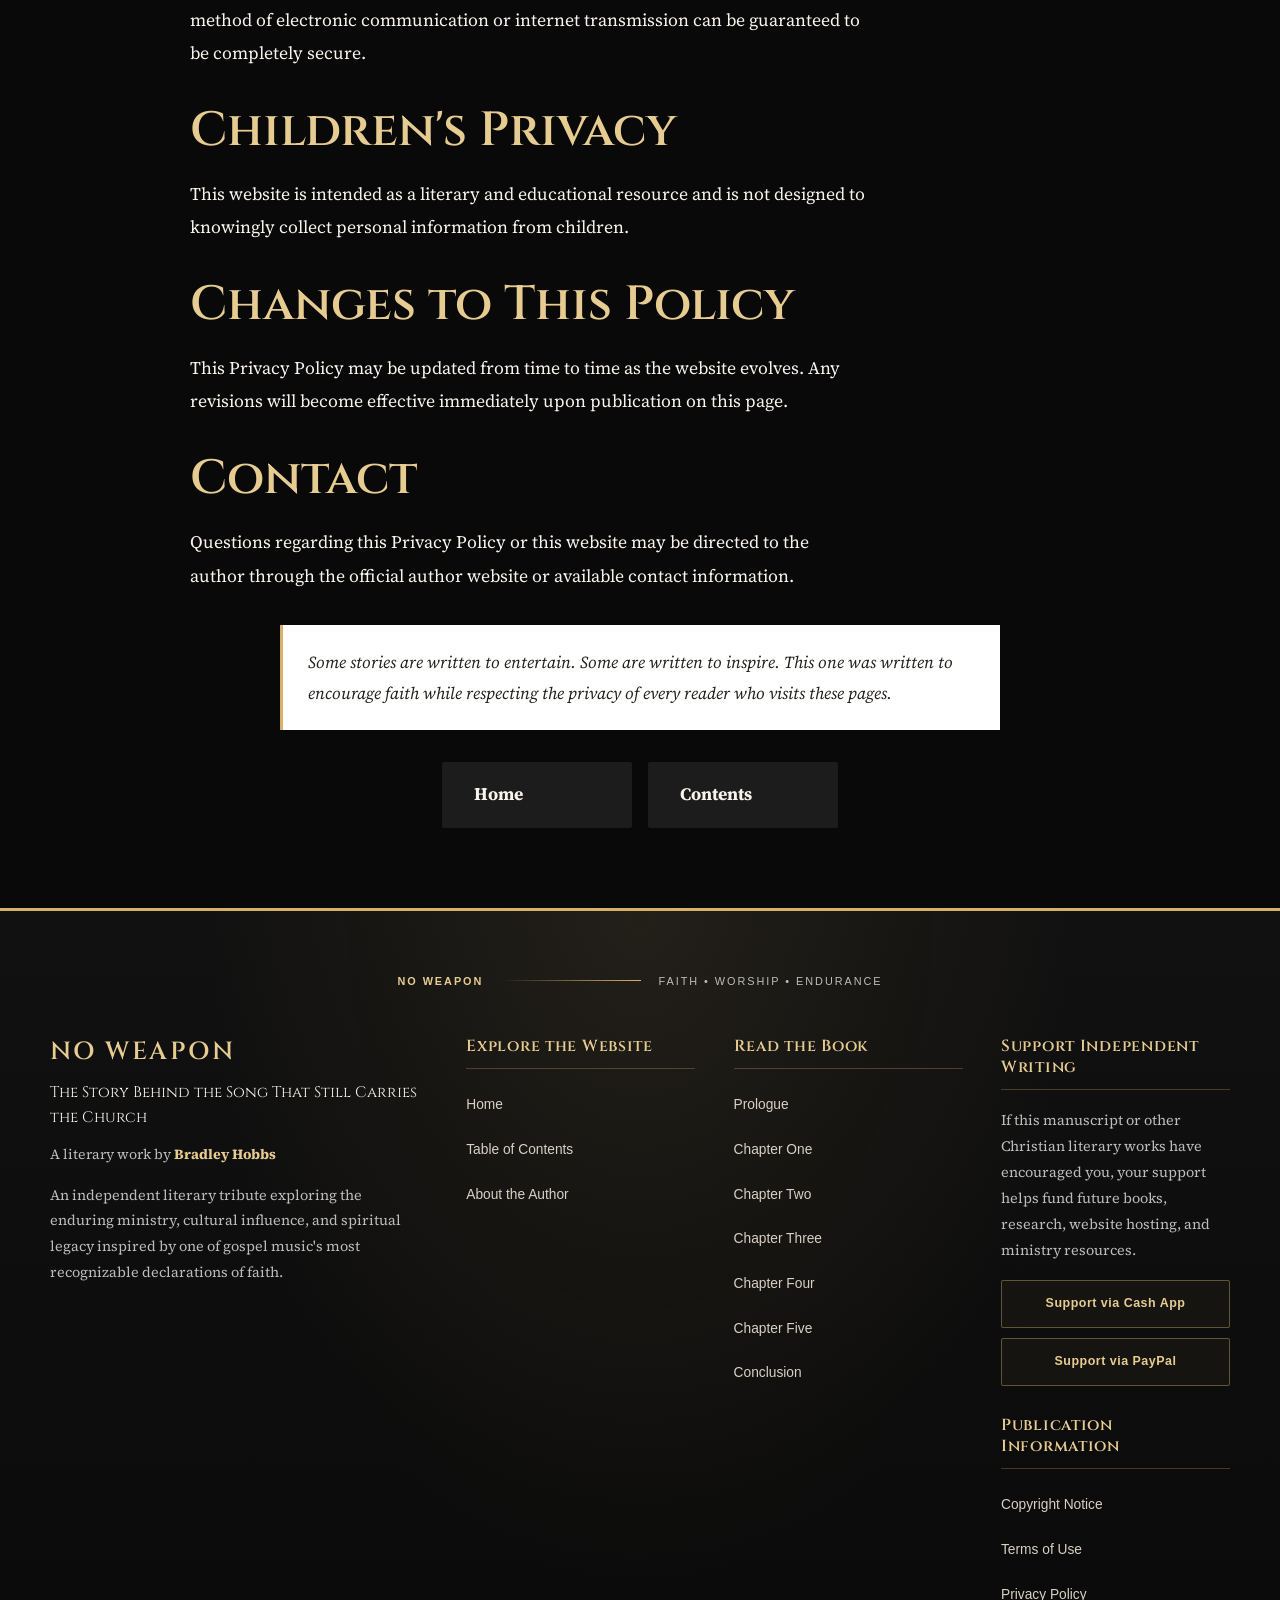
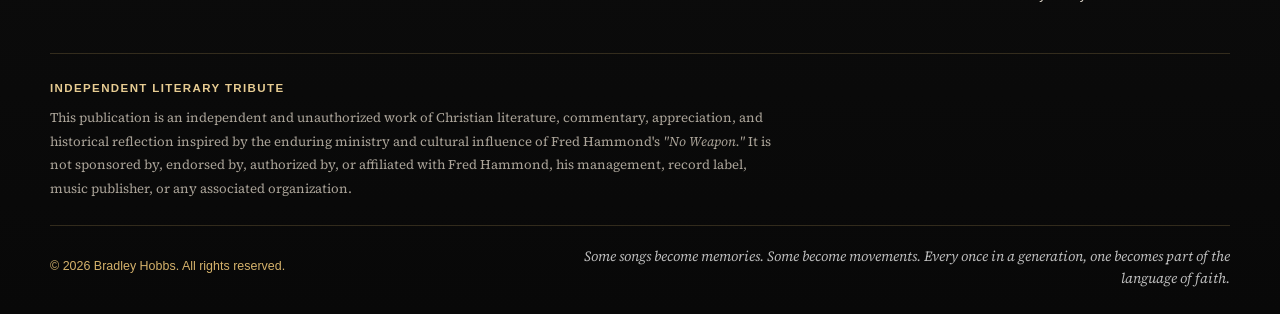
<file: privacy.html>
<!DOCTYPE html>
<html lang="en">
<head>
<meta charset="UTF-8">
<meta
name="viewport"
content="width=device-width, initial-scale=1.0">
<meta
name="description"
content="Privacy Policy for NO WEAPON: The Story Behind the Song That Still Carries the Church by Bradley Hobbs.">
<meta
name="author"
content="Bradley Hobbs">
<title>
Privacy Policy | NO WEAPON
</title>
<link
rel="icon"
href="images/favicon.png">
<link
rel="stylesheet"
href="styles.css?v=20261106-footer-refresh">
</head>
<body class="home-page">
<main>
<section class="content-page">
<p class="chapter-label">
Legal Information
</p>
<h1>
Privacy Policy
</h1>
<p class="author">
NO WEAPON
<br>
The Story Behind the Song That Still Carries the Church
<br>
By Bradley Hobbs
</p>
<p>
Your privacy matters.
This website has been created as a digital manuscript and literary resource, and every effort is made to collect as little information as possible while providing an enjoyable reading experience.
</p>
<h2>
Information Collected
</h2>
<p>
This website does not intentionally collect personal information from visitors unless that information is voluntarily provided through an external service or platform.
</p>
<p>
Basic technical information such as browser type, operating system, device information, and anonymous usage statistics may be collected automatically by GitHub Pages or other hosting providers for performance, security, and diagnostic purposes.
</p>
<h2>
Cookies
</h2>
<p>
This website does not intentionally use advertising cookies or tracking technologies. Your browser or third party services may store technical cookies necessary for proper website functionality.
</p>
<h2>
External Services
</h2>
<p>
Links to external websites, including donation platforms such as Cash App and PayPal, are provided for reader convenience. Those services maintain their own privacy policies and data practices. Visitors should review those policies before submitting personal information.
</p>
<h2>
Third Party Links
</h2>
<p>
This website may contain links to external resources, author pages, or ministry related websites. Bradley Hobbs is not responsible for the privacy practices or content of those third party websites.
</p>
<h2>
Data Security
</h2>
<p>
Reasonable efforts are made to maintain a secure and reliable website. However, no method of electronic communication or internet transmission can be guaranteed to be completely secure.
</p>
<h2>
Children's Privacy
</h2>
<p>
This website is intended as a literary and educational resource and is not designed to knowingly collect personal information from children.
</p>
<h2>
Changes to This Policy
</h2>
<p>
This Privacy Policy may be updated from time to time as the website evolves. Any revisions will become effective immediately upon publication on this page.
</p>
<h2>
Contact
</h2>
<p>
Questions regarding this Privacy Policy or this website may be directed to the author through the official author website or available contact information.
</p>
<blockquote>
Some stories are written to entertain.
Some are written to inspire.
This one was written to encourage faith while respecting the privacy of every reader who visits these pages.
</blockquote>
<div class="chapter-navigation">
<a
href="index.html"
class="button">
Home
</a>
<a
href="contents.html"
class="button">
Contents
</a>
</div>
</section>
</main>
<div id="footer-container"></div>
<script src="footer.js"></script>
</body>
</html>
</file>
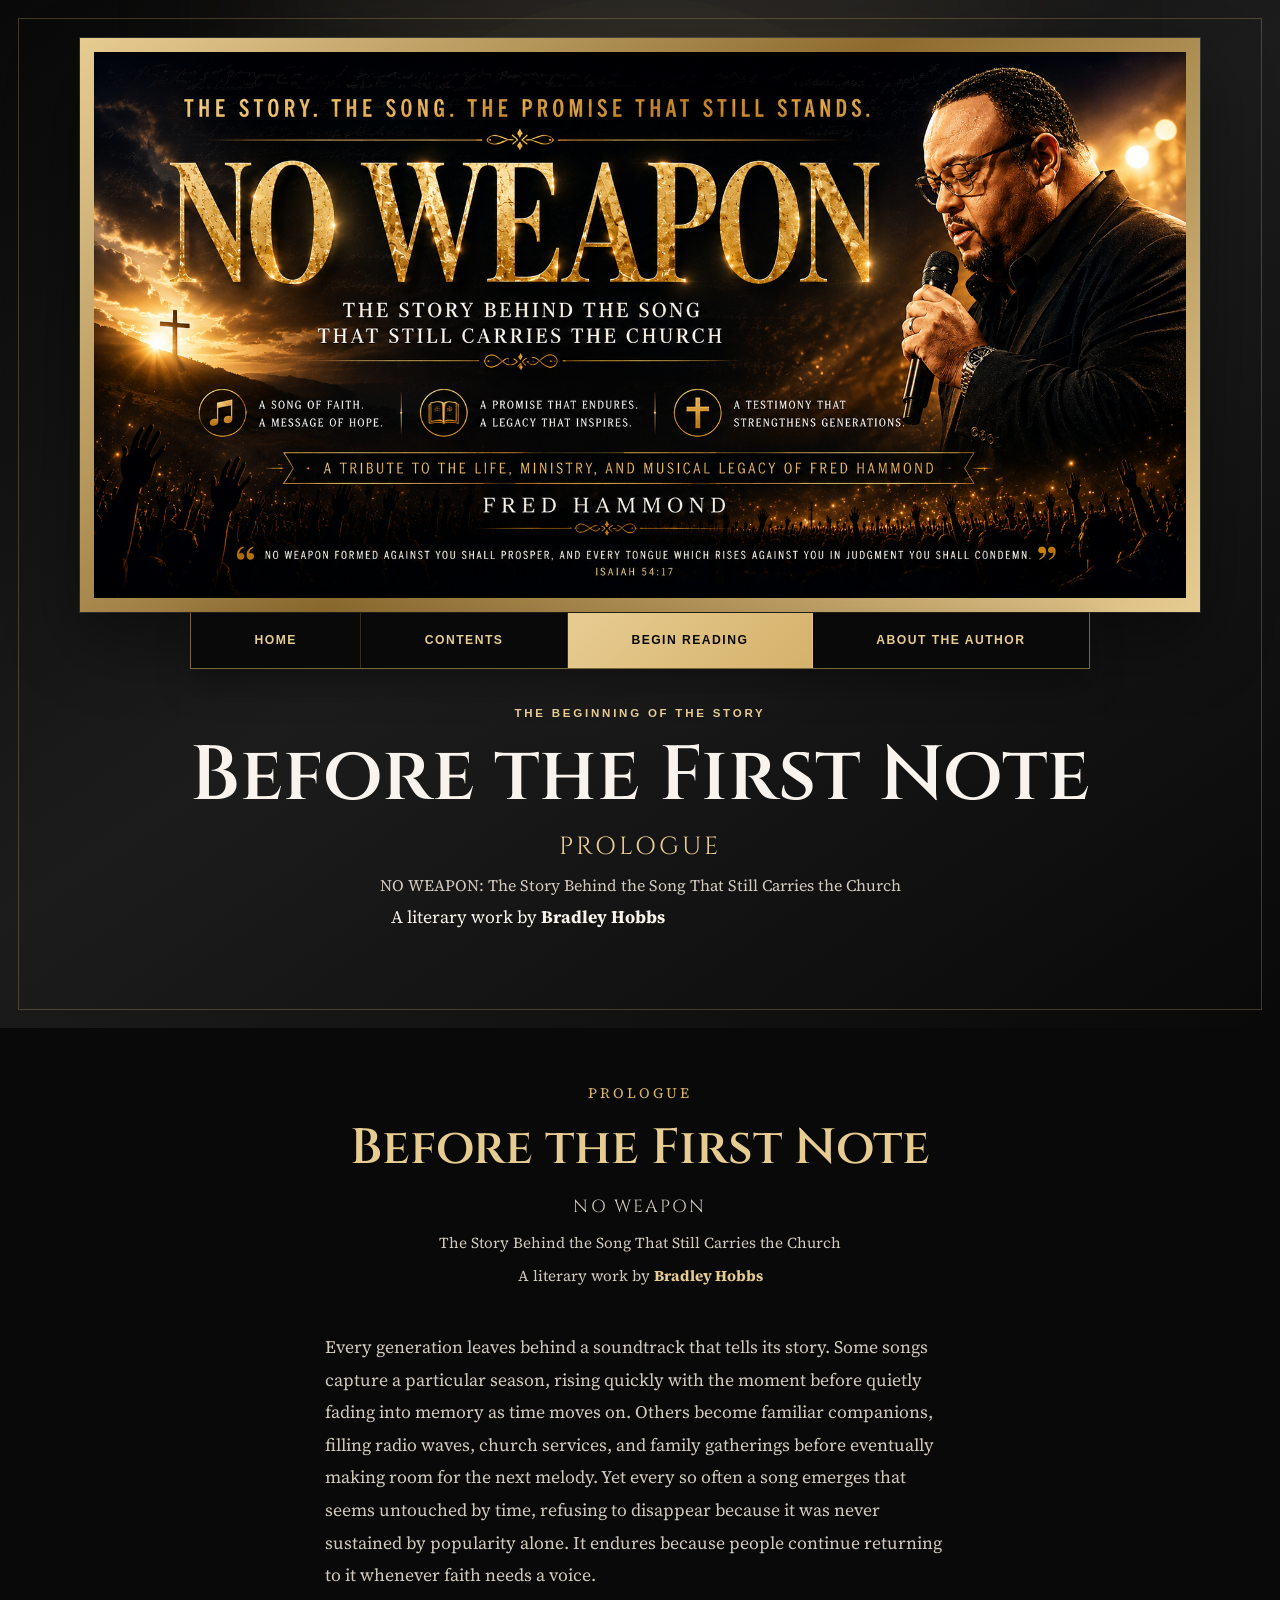
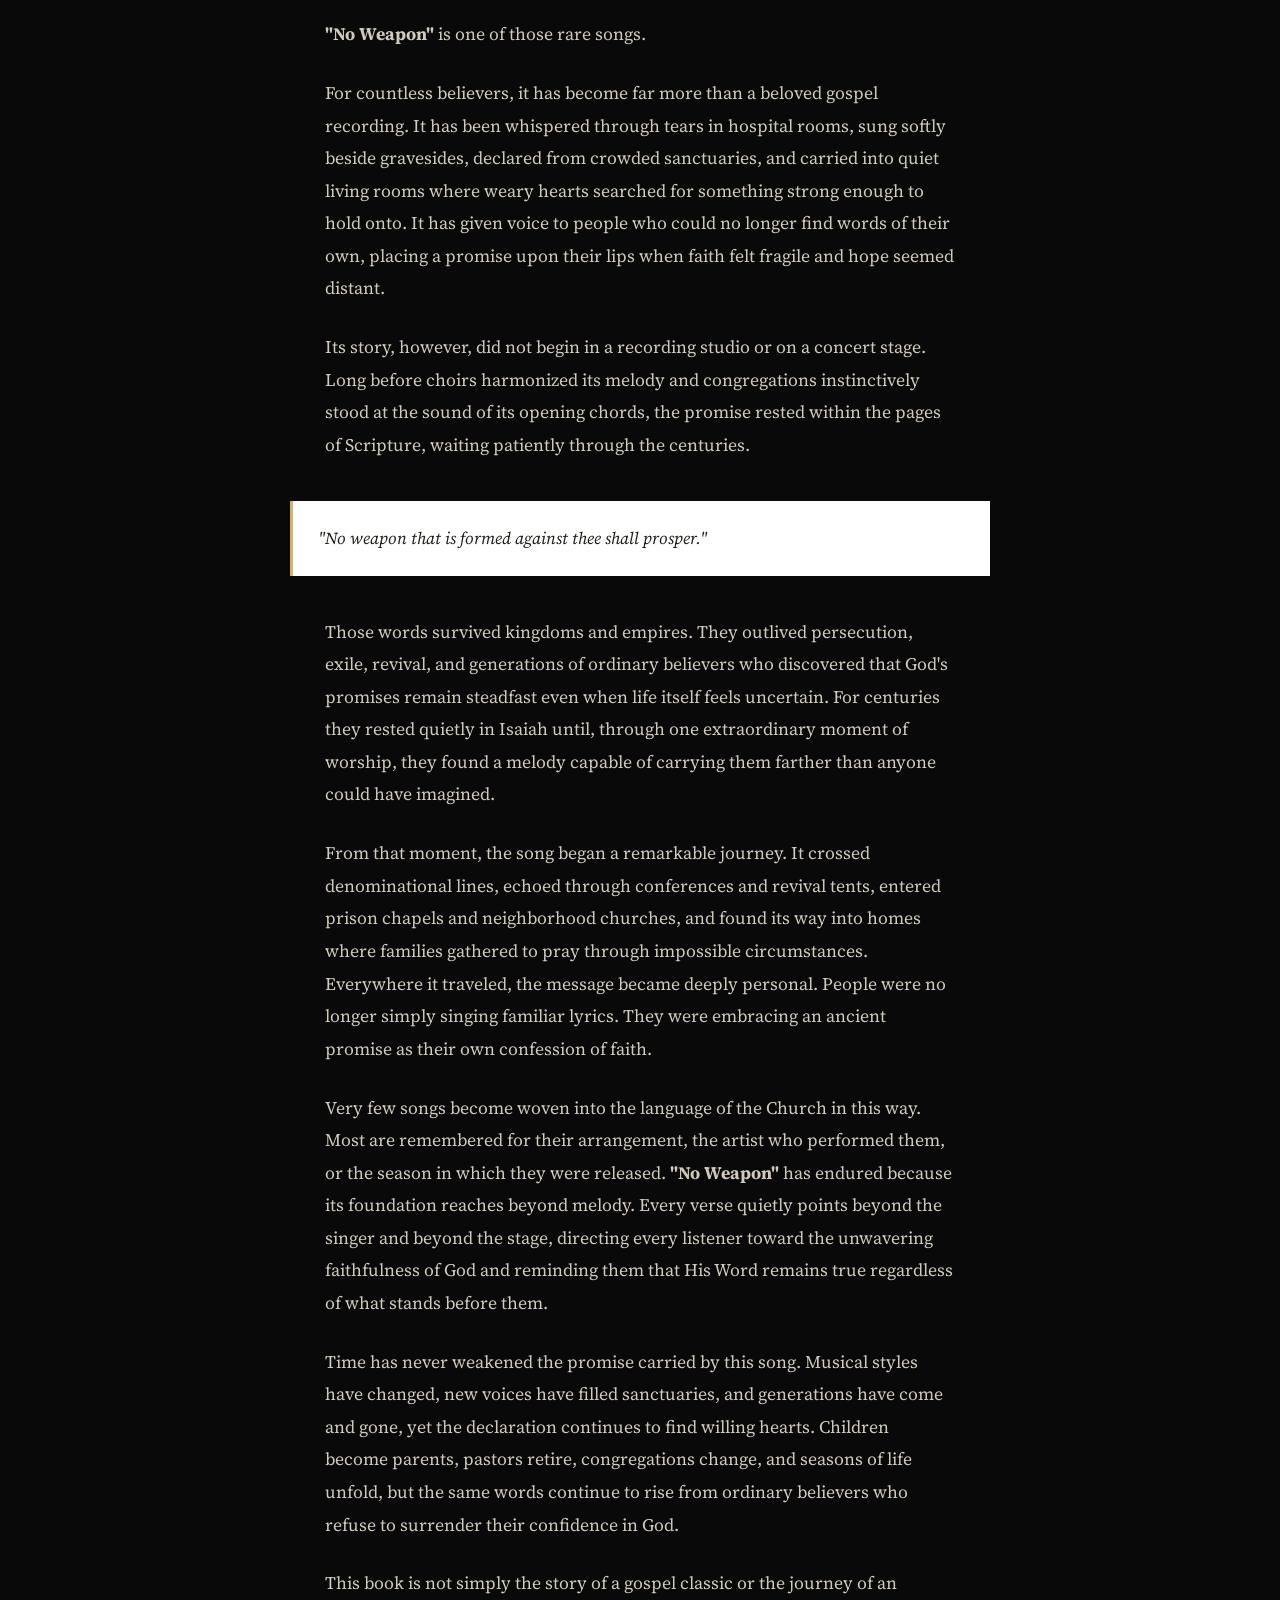
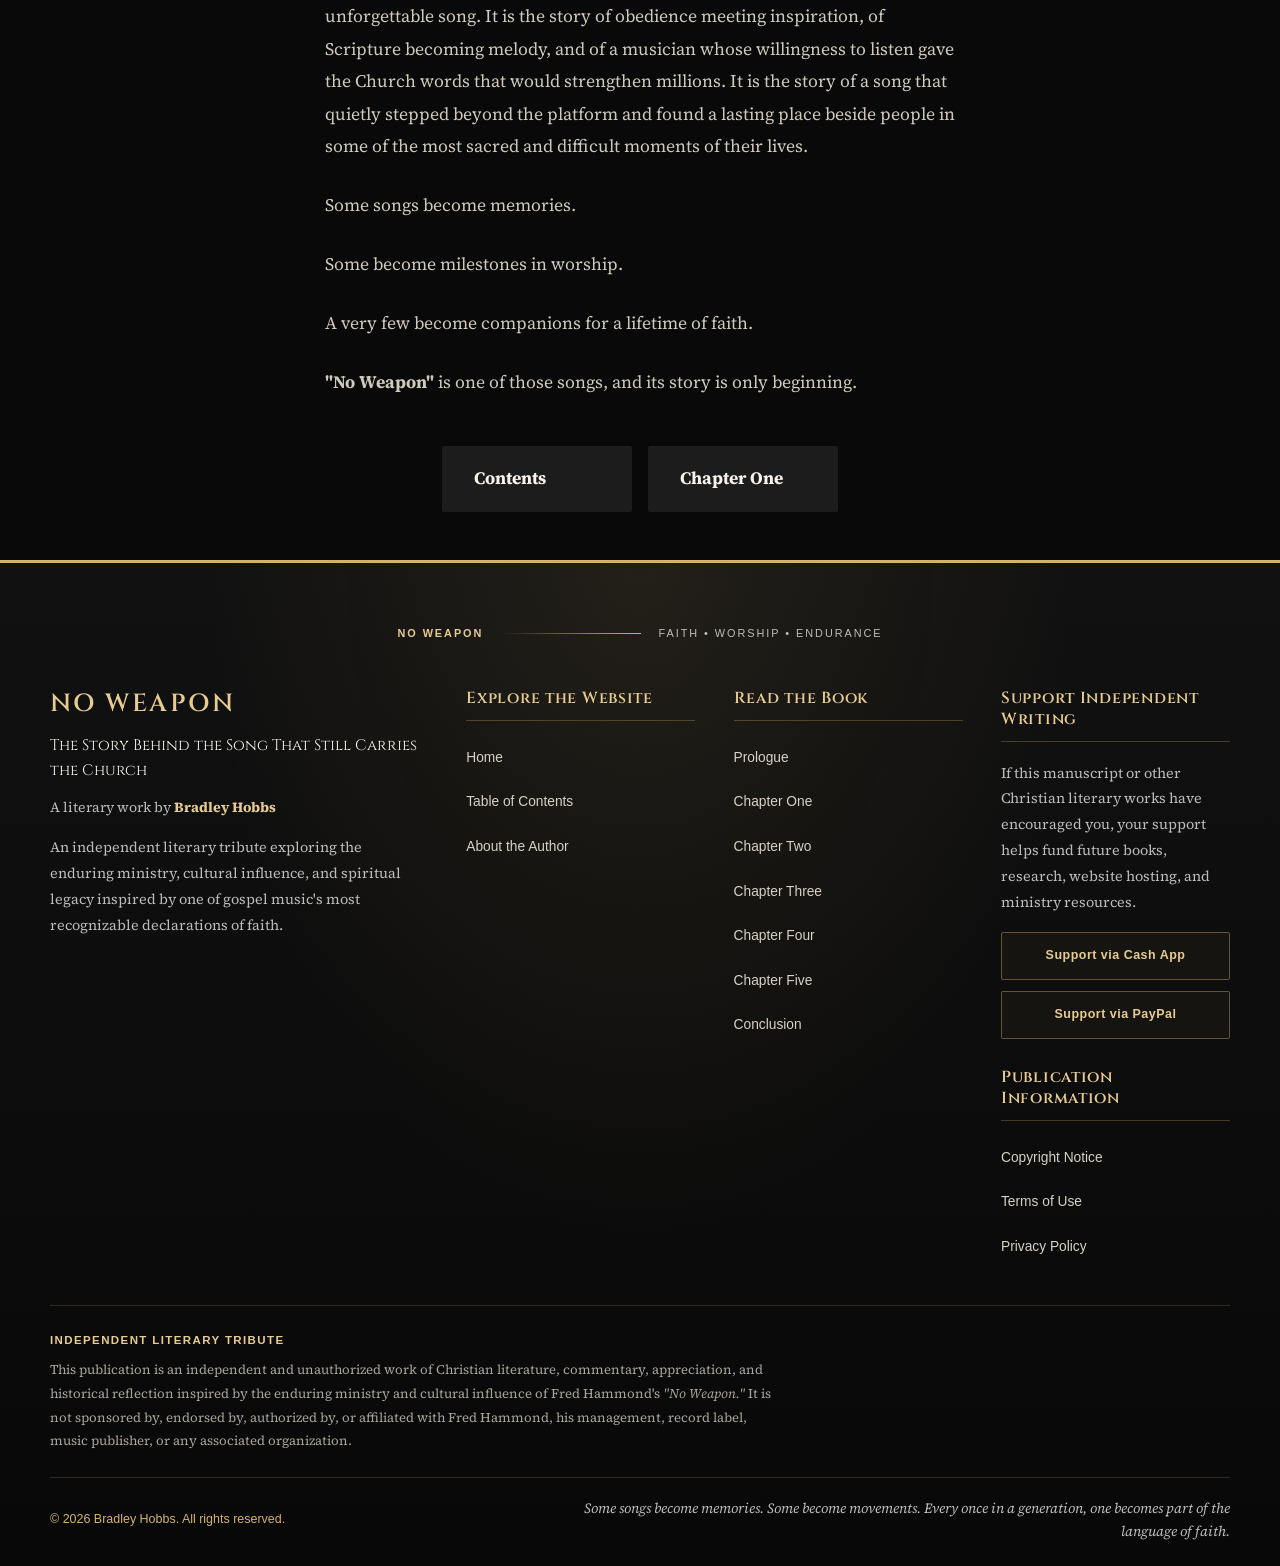
<file: prologue.html>
<!DOCTYPE html>
<html lang="en">
<head>
<meta charset="UTF-8">
<meta
name="viewport"
content="width=device-width, initial-scale=1.0">
<meta
name="description"
content="Prologue from NO WEAPON: The Story Behind the Song That Still Carries the Church by Bradley Hobbs.">
<meta
name="author"
content="Bradley Hobbs">
<title>
Prologue | Before the First Note
</title>
<link
rel="icon"
href="images/favicon.png">
<link
rel="stylesheet"
href="styles.css?v=20261106-footer-refresh">
</head>
<body class="home-page prologue-page">
<main>
<section class="hero-stage prologue-hero">
  <div class="hero-glow" aria-hidden="true"></div>
  <div class="hero-inner">
    <div class="banner-frame">
      <img src="9355A128-1A70-4F18-B086-66A49DA89926.png"
           alt="NO WEAPON: The Story Behind the Song That Still Carries the Church"
           class="hero-banner">
    </div>
    <nav class="banner-navigation" aria-label="Main navigation">
      <a href="index.html">Home</a>
      <a href="contents.html">Contents</a>
      <a href="prologue.html" aria-current="page">Begin Reading</a>
      <a href="author.html">About the Author</a>
    </nav>
    <header class="contents-heading prologue-heading">
      <p class="hero-overline">The beginning of the story</p>
      <h1>Before the First Note</h1>
      <p class="hero-subtitle">PROLOGUE</p>
      <p class="hero-byline">NO WEAPON: The Story Behind the Song That Still Carries the Church</p>
      <p class="contents-author">A literary work by <strong>Bradley Hobbs</strong></p>
    </header>
  </div>
</section>
<section class="content-page home-content prologue-content">
<div class="section-intro">
<p class="chapter-label">Prologue</p>
<h2>Before the First Note</h2>
<p class="prologue-book-title">NO WEAPON</p>
<p class="prologue-book-subtitle">The Story Behind the Song That Still Carries the Church</p>
<p class="prologue-byline">A literary work by <strong>Bradley Hobbs</strong></p>
</div>
<p>
Every generation leaves behind a soundtrack that tells its story. Some songs capture a particular season, rising quickly with the moment before quietly fading into memory as time moves on. Others become familiar companions, filling radio waves, church services, and family gatherings before eventually making room for the next melody. Yet every so often a song emerges that seems untouched by time, refusing to disappear because it was never sustained by popularity alone. It endures because people continue returning to it whenever faith needs a voice.
</p>
<p>
<strong>"No Weapon"</strong> is one of those rare songs.
</p>
<p>
For countless believers, it has become far more than a beloved gospel recording. It has been whispered through tears in hospital rooms, sung softly beside gravesides, declared from crowded sanctuaries, and carried into quiet living rooms where weary hearts searched for something strong enough to hold onto. It has given voice to people who could no longer find words of their own, placing a promise upon their lips when faith felt fragile and hope seemed distant.
</p>
<p>
Its story, however, did not begin in a recording studio or on a concert stage. Long before choirs harmonized its melody and congregations instinctively stood at the sound of its opening chords, the promise rested within the pages of Scripture, waiting patiently through the centuries.
</p>
<blockquote>
"No weapon that is formed against thee shall prosper."
</blockquote>
<p>
Those words survived kingdoms and empires. They outlived persecution, exile, revival, and generations of ordinary believers who discovered that God's promises remain steadfast even when life itself feels uncertain. For centuries they rested quietly in Isaiah until, through one extraordinary moment of worship, they found a melody capable of carrying them farther than anyone could have imagined.
</p>
<p>
From that moment, the song began a remarkable journey. It crossed denominational lines, echoed through conferences and revival tents, entered prison chapels and neighborhood churches, and found its way into homes where families gathered to pray through impossible circumstances. Everywhere it traveled, the message became deeply personal. People were no longer simply singing familiar lyrics. They were embracing an ancient promise as their own confession of faith.
</p>
<p>
Very few songs become woven into the language of the Church in this way. Most are remembered for their arrangement, the artist who performed them, or the season in which they were released. <strong>"No Weapon"</strong> has endured because its foundation reaches beyond melody. Every verse quietly points beyond the singer and beyond the stage, directing every listener toward the unwavering faithfulness of God and reminding them that His Word remains true regardless of what stands before them.
</p>
<p>
Time has never weakened the promise carried by this song. Musical styles have changed, new voices have filled sanctuaries, and generations have come and gone, yet the declaration continues to find willing hearts. Children become parents, pastors retire, congregations change, and seasons of life unfold, but the same words continue to rise from ordinary believers who refuse to surrender their confidence in God.
</p>
<p>
This book is not simply the story of a gospel classic or the journey of an unforgettable song. It is the story of obedience meeting inspiration, of Scripture becoming melody, and of a musician whose willingness to listen gave the Church words that would strengthen millions. It is the story of a song that quietly stepped beyond the platform and found a lasting place beside people in some of the most sacred and difficult moments of their lives.
</p>
<p>
Some songs become memories.
</p>
<p>
Some become milestones in worship.
</p>
<p>
A very few become companions for a lifetime of faith.
</p>
<p>
<strong>"No Weapon"</strong> is one of those songs, and its story is only beginning.
</p>
<div class="chapter-navigation">
<a
href="contents.html"
class="button">
Contents
</a>
<a
href="chapter1.html"
class="button">
Chapter One
</a>
</div>
</section>

</main>
<div id="footer-container"></div>
<script src="footer.js"></script>
</body>
</html>
</file>
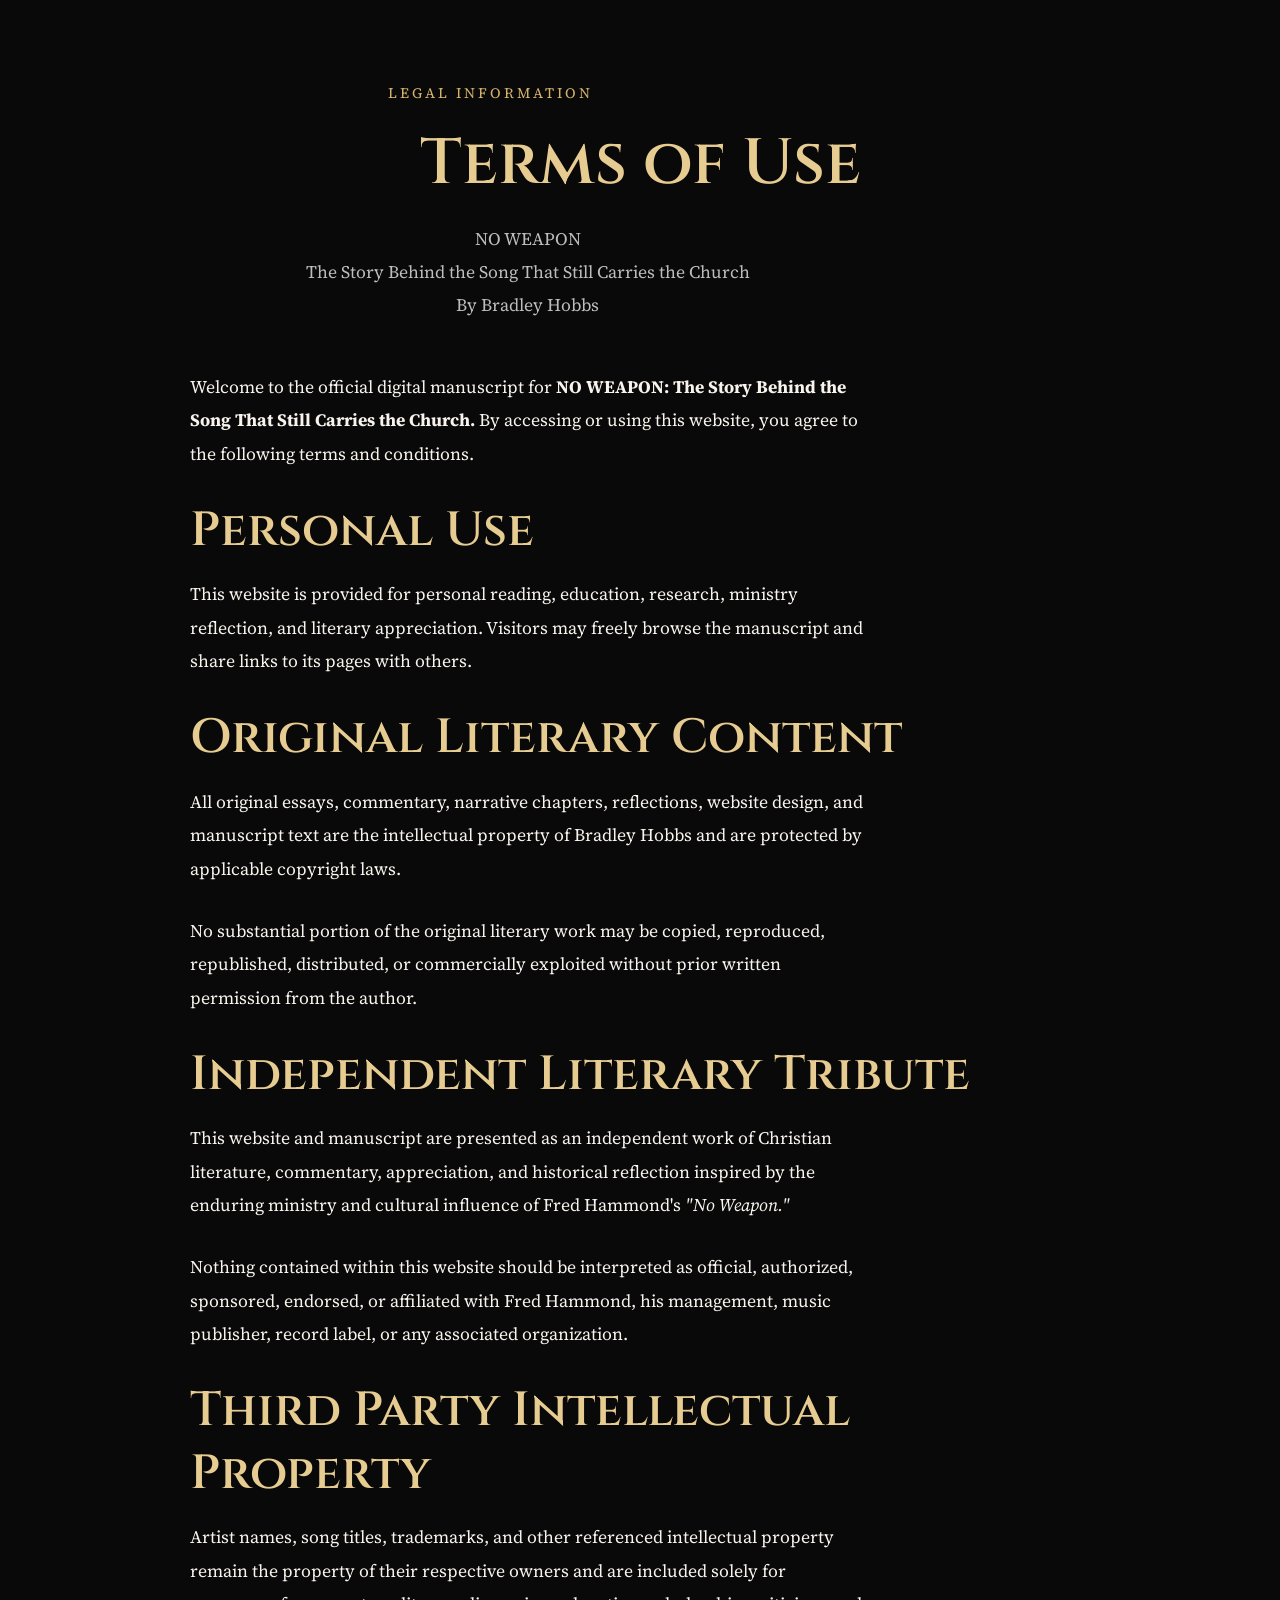
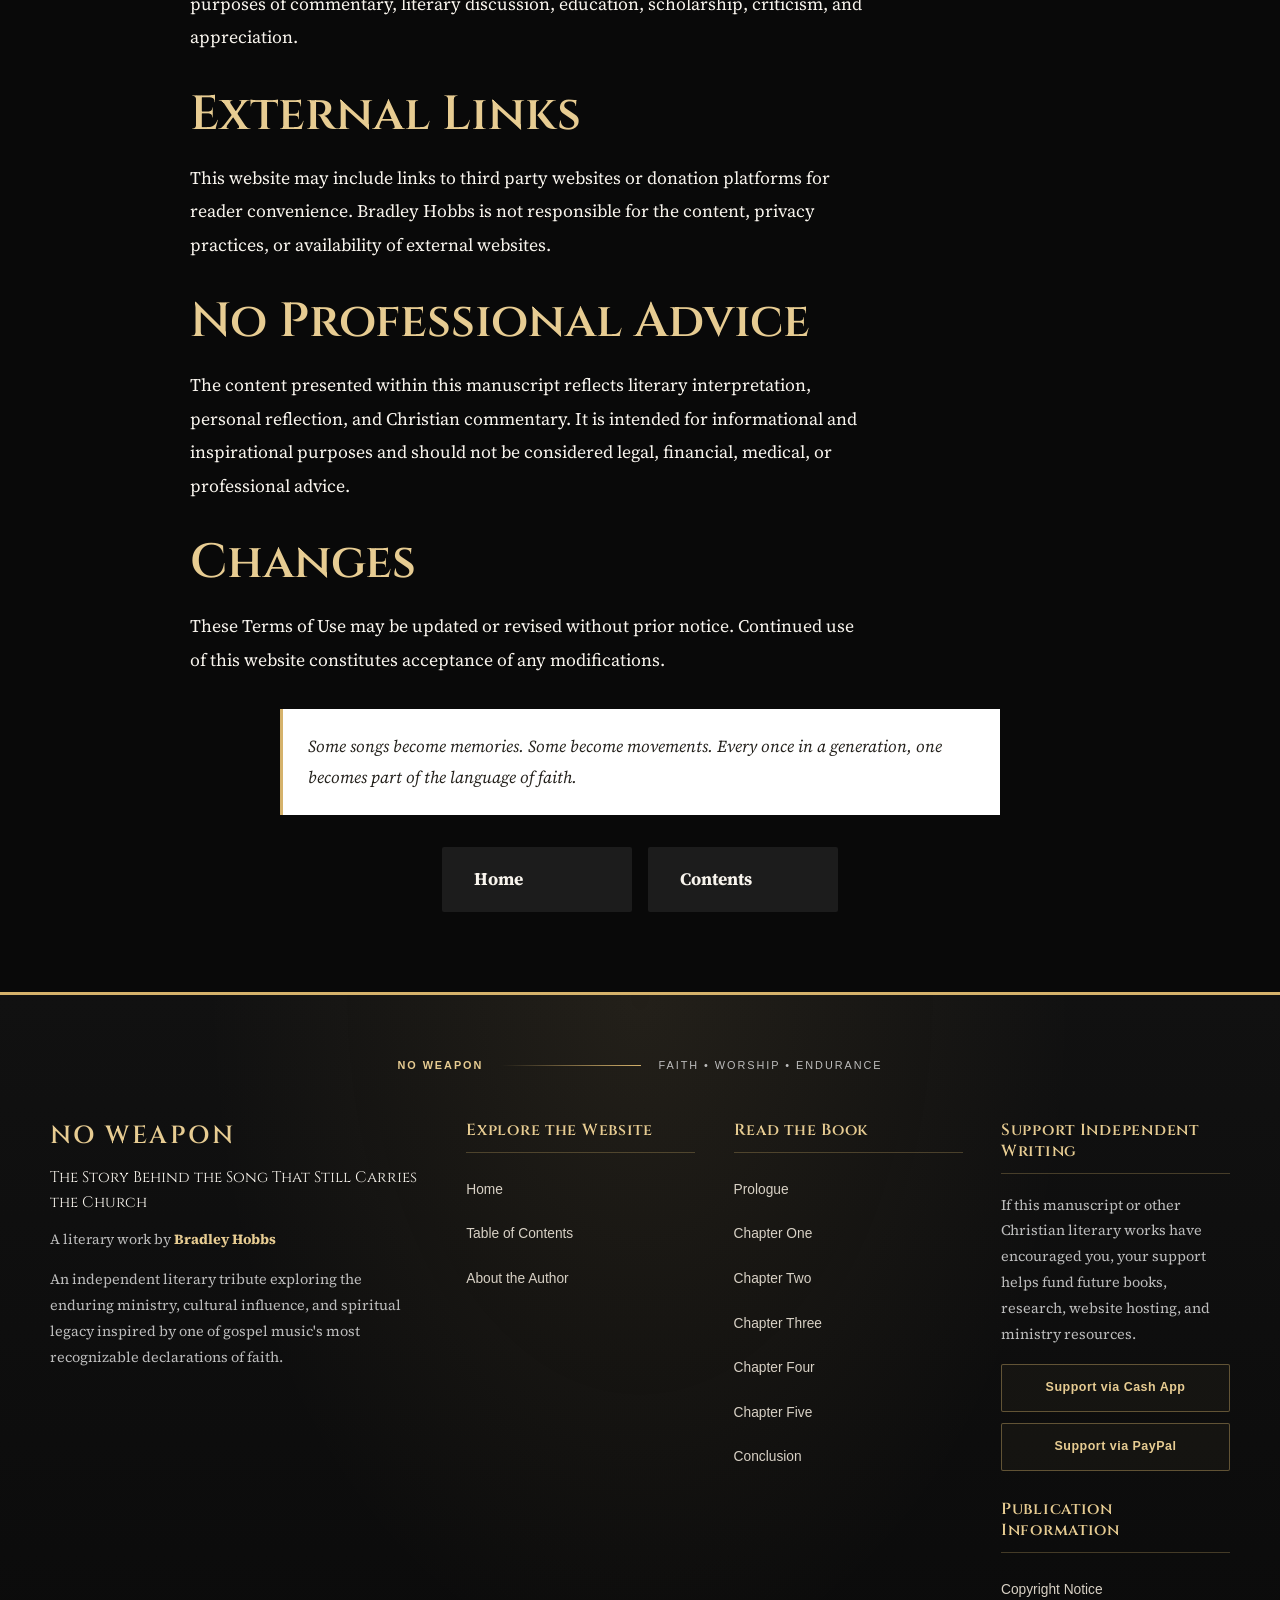
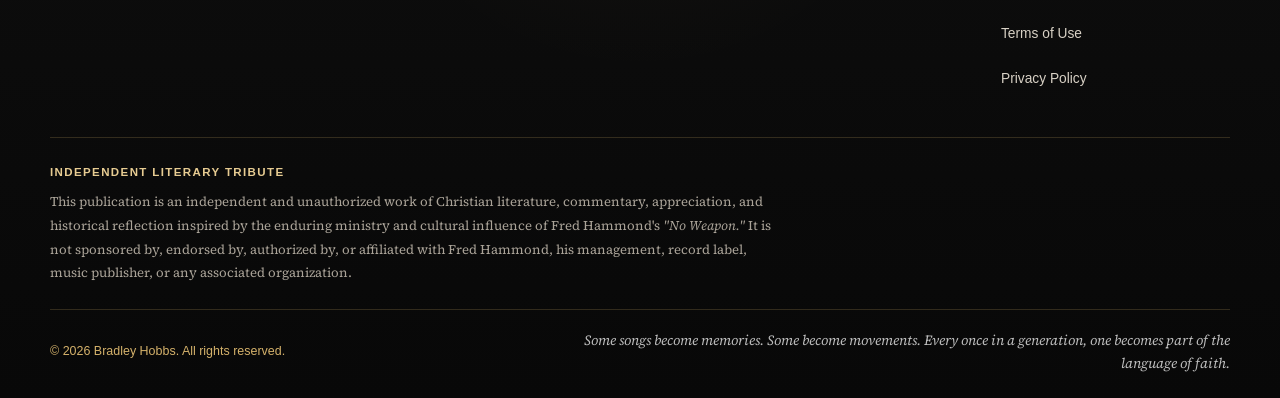
<file: terms.html>
<!DOCTYPE html>
<html lang="en">
<head>
<meta charset="UTF-8">
<meta
name="viewport"
content="width=device-width, initial-scale=1.0">
<meta
name="description"
content="Terms of Use for NO WEAPON: The Story Behind the Song That Still Carries the Church by Bradley Hobbs.">
<meta
name="author"
content="Bradley Hobbs">
<title>
Terms of Use | NO WEAPON
</title>
<link
rel="icon"
href="images/favicon.png">
<link
rel="stylesheet"
href="styles.css?v=20261106-footer-refresh">
</head>
<body class="home-page">
<main>
<section class="content-page">
<p class="chapter-label">
Legal Information
</p>
<h1>
Terms of Use
</h1>
<p class="author">
NO WEAPON
<br>
The Story Behind the Song That Still Carries the Church
<br>
By Bradley Hobbs
</p>
<p>
Welcome to the official digital manuscript for <strong>NO WEAPON: The Story Behind the Song That Still Carries the Church.</strong> By accessing or using this website, you agree to the following terms and conditions.
</p>
<h2>
Personal Use
</h2>
<p>
This website is provided for personal reading, education, research, ministry reflection, and literary appreciation. Visitors may freely browse the manuscript and share links to its pages with others.
</p>
<h2>
Original Literary Content
</h2>
<p>
All original essays, commentary, narrative chapters, reflections, website design, and manuscript text are the intellectual property of Bradley Hobbs and are protected by applicable copyright laws.
</p>
<p>
No substantial portion of the original literary work may be copied, reproduced, republished, distributed, or commercially exploited without prior written permission from the author.
</p>
<h2>
Independent Literary Tribute
</h2>
<p>
This website and manuscript are presented as an independent work of Christian literature, commentary, appreciation, and historical reflection inspired by the enduring ministry and cultural influence of Fred Hammond's <em>"No Weapon."</em>
</p>
<p>
Nothing contained within this website should be interpreted as official, authorized, sponsored, endorsed, or affiliated with Fred Hammond, his management, music publisher, record label, or any associated organization.
</p>
<h2>
Third Party Intellectual Property
</h2>
<p>
Artist names, song titles, trademarks, and other referenced intellectual property remain the property of their respective owners and are included solely for purposes of commentary, literary discussion, education, scholarship, criticism, and appreciation.
</p>
<h2>
External Links
</h2>
<p>
This website may include links to third party websites or donation platforms for reader convenience. Bradley Hobbs is not responsible for the content, privacy practices, or availability of external websites.
</p>
<h2>
No Professional Advice
</h2>
<p>
The content presented within this manuscript reflects literary interpretation, personal reflection, and Christian commentary. It is intended for informational and inspirational purposes and should not be considered legal, financial, medical, or professional advice.
</p>
<h2>
Changes
</h2>
<p>
These Terms of Use may be updated or revised without prior notice. Continued use of this website constitutes acceptance of any modifications.
</p>
<blockquote>
Some songs become memories.
Some become movements.
Every once in a generation, one becomes part of the language of faith.
</blockquote>
<div class="chapter-navigation">
<a
href="index.html"
class="button">
Home
</a>
<a
href="contents.html"
class="button">
Contents
</a>
</div>
</section>
</main>
<div id="footer-container"></div>
<script src="footer.js"></script>
</body>
</html>
</file>
<file: styles.css>
/*
================================================
NO WEAPON
The Story Behind the Song That Still Carries the Church
Global Stylesheet
Author: Bradley Hobbs
Version: 2.0
================================================
*/
@import url(
"https://fonts.googleapis.com/css2?family=Cinzel:wght@400;500;600;700&family=Source+Serif+4:wght@400;500;600;700&display=swap"
);
/*
================================================
ROOT
================================================
*/
:root{
--background:#090909;
--surface:#141414;
--surface-light:#1c1c1c;
--text:#f8f4ed;
--muted:#bdbdbd;
--accent:#d5b26b;
--accent-light:#e7cc92;
--accent-dark:#8d6b2f;
--border:rgba(213,178,107,.15);
--shadow:
0 15px 40px rgba(0,0,0,.30);
}
/*
================================================
RESET
================================================
*/
*{
margin:0;
padding:0;
box-sizing:border-box;
}
html{
scroll-behavior:smooth;
}
body{
background:var(--background);
color:var(--text);
font-family:
"Source Serif 4",
serif;
font-size:1.1rem;
line-height:1.9;
}
/*
================================================
LAYOUT
================================================
*/
.container{
width:min(1200px,92%);
margin:auto;
}
.content-page{
width:min(900px,92%);
margin:5rem auto;
}
/*
================================================
TYPOGRAPHY
================================================
*/
h1,
h2,
h3,
h4{
font-family:
"Cinzel",
serif;
color:var(--accent-light);
font-weight:600;
line-height:1.3;
margin-bottom:1rem;
}
h1{
font-size:
clamp(2.8rem,5vw,5rem);
text-align:center;
}
h2{
font-size:
clamp(2rem,4vw,3rem);
}
h3{
font-size:
1.6rem;
}
p{
margin-bottom:1.8rem;
max-width:75ch;
}
.chapter-label{
text-transform:uppercase;
letter-spacing:3px;
color:var(--accent);
font-size:.9rem;
text-align:center;
margin-bottom:1rem;
}
.author{
text-align:center;
color:var(--muted);
margin-bottom:3rem;
}
/*
================================================
LINKS
================================================
*/
a{
color:var(--accent-light);
text-decoration:none;
transition:.3s;
}
a:hover{
color:#ffffff;
}
/*
================================================
BUTTONS
================================================
*/

.button{

display:inline-block;

padding:1rem 2rem;

background:var(--accent);

color:var(--background);

font-weight:700;

border-radius:50px;

text-decoration:none;

transition:.3s;

box-shadow:var(--shadow);

}

.button:hover{

background:var(--accent-light);

transform:translateY(-3px);

color:var(--background);

}

/*
================================================
CARDS
================================================
*/
.card{
background:
var(--surface);
padding:
2.5rem;
border-radius:16px;
border:
1px solid var(--border);
margin:
2rem 0;
box-shadow:
var(--shadow);
}
/*
================================================
BLOCKQUOTE
================================================
*/
blockquote{
border-left:
4px solid var(--accent);
padding-left:
2rem;
margin:
2rem 0;
font-style:italic;
color:
var(--accent-light);
}
/*
================================================
IMAGES
================================================
*/
img{
display:block;
max-width:100%;
height:auto;
}
.hero-banner{
width:100%;
border-radius:16px;
margin:2rem auto 4rem;
box-shadow:var(--shadow);
}
/*
================================================
CHAPTER NAVIGATION
================================================
*/
.chapter-navigation{
display:flex;
justify-content:center;
flex-wrap:wrap;
gap:1rem;
margin-top:3rem;
}
/*
================================================
FOOTER
================================================
*/
.site-footer{

margin-top:5rem;

padding:4rem 2rem 2.5rem;

background:var(--surface);

border-top:1px solid var(--border);

}

.footer-grid{

display:grid;

grid-template-columns:2fr 1fr 1fr;

gap:2.5rem;

margin-bottom:2rem;

}

.footer-column h3,
.footer-column h4{
margin-bottom:1rem;
}
.footer-column p{
max-width:none;
color:var(--muted);
margin-bottom:1rem;
}
.footer-column ul{
list-style:none;
padding:0;
margin:0;
}
.footer-column li{
margin-bottom:.85rem;
}
.footer-column a{
color:var(--text);
transition:.3s;
}
.footer-column a:hover{
color:var(--accent-light);
padding-left:6px;
}
/*
================================================
DONATE
================================================
*/

.donate-buttons{

display:flex;

flex-wrap:wrap;

gap:.75rem;

margin-top:1rem;

}

.donate-button{

display:inline-block;

padding:.45rem .9rem;

background:transparent;

color:var(--accent-light);

font-size:.9rem;

font-weight:600;

border:1px solid rgba(213,178,107,.25);

border-radius:6px;

text-decoration:none;

transition:.3s;

box-shadow:none;

}

.donate-button:hover{

background:rgba(213,178,107,.08);

border-color:var(--accent);

color:#ffffff;

transform:none;

}

/*
================================================
DIVIDER
================================================
*/
hr{
border:none;
border-top:1px solid var(--border);
margin:3rem 0;
}
/*
================================================
RESPONSIVE
================================================
*/
@media(max-width:900px){
body{
font-size:1rem;
}
.footer-grid{
grid-template-columns:1fr;
text-align:center;
gap:2.5rem;
}
.footer-column a:hover{
padding-left:0;
}
.donate-buttons{
justify-content:center;
}
.content-page{
width:94%;
margin:3rem auto;
}
}
@media(max-width:600px){
h1{
font-size:2.3rem;
}
h2{
font-size:1.8rem;
}
.button,
.donate-button{
width:100%;
text-align:center;
}
.chapter-navigation{
flex-direction:column;
}
}
/*
================================================
END
Elegant
Responsive
Accessible
Designed for
NO WEAPON
The Story Behind the Song That Still Carries the Church
================================================
*/


/* =========================================================
   NO WEAPON HOME PAGE — MIDNIGHT / IVORY / ANTIQUE GOLD
   Landing-page hero redesign
========================================================= */
.home-page{
  --background:#090909;
  --surface:#141414;
  --surface-light:#1c1c1c;
  --text:#f8f4ed;
  --muted:#bdbdbd;
  --accent:#d5b26b;
  --accent-light:#e7cc92;
  --accent-dark:#8d6b2f;
  --border:rgba(213,178,107,.15);
  --shadow:0 15px 40px rgba(0,0,0,.30);
  background:#090909;
  color:#f8f4ed;
}
.home-page .hero-stage{
  position:relative;
  isolation:isolate;
  overflow:hidden;
  padding:clamp(3.5rem,8vw,7rem) 1.25rem 4.5rem;
  color:#f8f4eb;
  text-align:center;
  background:
    radial-gradient(ellipse at 50% 20%,rgba(70,70,70,.35),transparent 48%),
    linear-gradient(145deg,#090909 0%,#1c1c1c 48%,#090909 100%);
}
.home-page .hero-stage:before,
.home-page .hero-stage:after{
  content:"";
  position:absolute;
  z-index:-1;
  pointer-events:none;
}
.home-page .hero-stage:before{
  inset:18px;
  border:1px solid rgba(213,178,107,.28);
}
.home-page .hero-stage:after{
  width:520px;
  height:520px;
  left:50%;
  top:7%;
  transform:translateX(-50%);
  border:1px solid rgba(213,178,107,.10);
  border-radius:50%;
  box-shadow:0 0 0 35px rgba(213,178,107,.025),0 0 0 75px rgba(213,178,107,.02);
}
.home-page .hero-glow{
  position:absolute;
  width:45rem;
  height:22rem;
  left:50%;
  top:0;
  transform:translateX(-50%);
  background:rgba(213,178,107,.10);
  filter:blur(85px);
  z-index:-1;
}
.home-page .hero-inner{
  position:relative;
  width:min(1120px,100%);
  margin:0 auto;
}
.home-page .hero-kicker,
.home-page .hero-overline,
.home-page .hero-reference{
  color:#e7cc92;
  text-transform:uppercase;
  letter-spacing:.24em;
  font-family:Arial,sans-serif;
  font-size:.72rem;
  font-weight:700;
}
.home-page .hero-rule{
  display:flex;
  align-items:center;
  justify-content:center;
  gap:12px;
  margin:1.2rem auto 2rem;
}
.home-page .hero-rule:before,
.home-page .hero-rule:after{
  content:"";
  width:clamp(35px,10vw,105px);
  height:1px;
  background:linear-gradient(90deg,transparent,#d5b26b);
}
.home-page .hero-rule:after{transform:scaleX(-1)}
.home-page .hero-rule span{
  width:7px;height:7px;
  border:1px solid #e7cc92;
  transform:rotate(45deg);
}
.home-page .banner-frame{
  width:min(900px,100%);
  margin:0 auto;
  padding:clamp(8px,1.4vw,16px);
  background:linear-gradient(135deg,#e7cc92,#8d6b2f 48%,#e7cc92);
  box-shadow:0 28px 65px rgba(0,0,0,.42),0 0 0 1px rgba(255,255,255,.14);
}
.home-page .hero-banner{
  width:100%;
  max-height:clamp(230px,48vw,510px);
  object-fit:contain;
  object-position:center;
  margin:0 auto;
  border-radius:0;
  background:#090909;
  box-shadow:none;
}
.home-page .hero-title{margin:2.5rem auto 1.4rem}
.home-page .hero-overline{margin-bottom:.8rem}
.home-page .hero-title h1{
  margin:0;
  color:#f8f4ed;
  font-size:clamp(3rem,8vw,6.6rem);
  letter-spacing:.08em;
  text-shadow:0 5px 24px rgba(0,0,0,.35);
}
.home-page .hero-subtitle{
  max-width:720px;
  margin:.6rem auto 1rem;
  color:#e7cc92;
  font-family:"Cinzel",Georgia,serif;
  font-size:clamp(1.05rem,2.4vw,1.55rem);
  line-height:1.5;
}
.home-page .hero-byline{
  margin:0 auto;
  color:#bdbdbd;
  font-size:1rem;
}
.home-page .hero-byline strong{color:#e7cc92}
.home-page .hero-cta{
  display:inline-flex;
  align-items:center;
  justify-content:center;
  gap:1.1rem;
  margin:1.5rem auto 2.2rem;
  padding:1rem 2rem;
  color:#090909;
  background:linear-gradient(135deg,#e7cc92,#d5b26b);
  border:1px solid #e7cc92;
  font-family:Arial,sans-serif;
  font-size:.78rem;
  font-weight:800;
  letter-spacing:.14em;
  text-transform:uppercase;
  box-shadow:0 12px 28px rgba(0,0,0,.25);
  transition:transform .25s ease,box-shadow .25s ease;
}
.home-page .hero-cta:hover{
  color:#090909;
  transform:translateY(-3px);
  box-shadow:0 17px 34px rgba(0,0,0,.32);
}
.home-page .hero-cta span{font-size:1.2rem}
.home-page .hero-scripture{
  margin:0 auto .35rem;
  color:#f8f4ed;
  font-family:"Cinzel",Georgia,serif;
  font-size:clamp(1rem,2vw,1.3rem);
  font-style:italic;
}
.home-page .hero-reference{margin:0}
.home-page .home-content{
  width:min(900px,90%);
  margin:0 auto;
  padding:5rem 0 3rem;
}
.home-page .section-intro{text-align:center;margin-bottom:2.3rem}
.home-page .section-intro h2,
.home-page .work-card h2{
  color:#e7cc92;
  text-align:center;
}
.home-page .home-content p{color:#d0c9bd}
.home-page .home-content .chapter-label{color:#d5b26b}
.home-page .work-card{
  padding:clamp(1.5rem,4vw,3rem);
  background:#141414;
  border:1px solid rgba(213,178,107,.25);
  border-top:4px solid #d5b26b;
  border-radius:4px;
  box-shadow:0 18px 45px rgba(36,43,49,.09);
}
.home-page .work-card p{text-align:center;margin-left:auto;margin-right:auto}
.home-page .work-list{
  display:grid;
  grid-template-columns:repeat(2,minmax(0,1fr));
  gap:.8rem;
  margin:2rem 0;
}
.home-page .work-list span{
  padding:.9rem 1rem;
  color:#f8f4ed;
  text-align:center;
  background:#1c1c1c;
  border:1px solid rgba(213,178,107,.16);
  font-family:Arial,sans-serif;
  font-size:.9rem;
}
.home-page .chapter-navigation{margin-top:1.5rem}
.home-page .chapter-navigation .button{
  min-width:190px;
  border-radius:2px;
  background:#1c1c1c;
  color:#f8f4ed;
  box-shadow:none;
}
.home-page .chapter-navigation .button:hover{
  background:#303030;
  color:#fff;
}
.home-page .chapter-navigation .button-outline{
  background:transparent;
  color:#e7cc92;
  border:1px solid #d5b26b;
}
.home-page .chapter-navigation .button-outline:hover{
  background:#1c1c1c;
  color:#e7cc92;
}
.home-page blockquote{
  margin:3rem auto;
  padding:1rem 1.5rem;
  max-width:720px;
  border-left:3px solid #d5b26b;
  color:#e7cc92;
  font-family:"Cinzel",Georgia,serif;
  font-size:clamp(1.15rem,2.5vw,1.55rem);
  line-height:1.7;
  text-align:center;
}
.home-page .publication-note{
  padding-top:1.5rem;
  border-top:1px solid rgba(213,178,107,.15);
  color:#bdbdbd;
  font-size:.88rem;
  line-height:1.8;
}
.home-page .site-footer{
  background:#090909;
  border-top:3px solid #d5b26b;
}
.home-page .site-footer,
.home-page .site-footer p,
.home-page .site-footer a{color:#f8f4ed}
.home-page .site-footer h3,
.home-page .site-footer h4{color:#e7cc92}
@media(max-width:600px){
  .home-page .hero-stage{padding:3rem 1rem 3.2rem}
  .home-page .hero-stage:before{inset:10px}
  .home-page .hero-kicker{font-size:.62rem;letter-spacing:.16em}
  .home-page .banner-frame{padding:7px}
  .home-page .hero-title{margin:1.8rem auto 1rem}
  .home-page .hero-title h1{letter-spacing:.045em}
  .home-page .hero-cta{width:auto;min-width:210px}
  .home-page .home-content{padding:3.5rem 0 2rem}
  .home-page .work-list{grid-template-columns:1fr}
  .home-page .chapter-navigation{flex-direction:column}
  .home-page .chapter-navigation .button{width:100%}
}

/* Banner navigation: attached directly beneath the artwork */
.home-page .banner-frame{
  margin-bottom:0;
}
.home-page .banner-navigation{
  display:flex;
  align-items:stretch;
  justify-content:center;
  flex-wrap:wrap;
  width:min(900px,100%);
  margin:0 auto;
  background:#090909;
  border:1px solid rgba(213,178,107,.55);
  border-top:1px solid rgba(213,178,107,.12);
  box-shadow:0 16px 35px rgba(0,0,0,.28);
}
.home-page .banner-navigation a{
  flex:1 1 auto;
  min-width:130px;
  padding:1rem 1.1rem;
  color:#e7cc92;
  font-family:Arial,sans-serif;
  font-size:.76rem;
  font-weight:700;
  letter-spacing:.12em;
  text-align:center;
  text-transform:uppercase;
  border-right:1px solid rgba(213,178,107,.22);
  transition:background .2s ease,color .2s ease;
}
.home-page .banner-navigation a:last-child{border-right:0}
.home-page .banner-navigation a:hover,
.home-page .banner-navigation a[aria-current="page"]{
  color:#090909;
  background:linear-gradient(135deg,#e7cc92,#d5b26b);
}
.home-page .hero-title{margin-top:2.6rem}
@media(max-width:600px){
  .home-page .banner-navigation a{
    flex:1 1 50%;
    min-width:0;
    padding:.9rem .45rem;
    font-size:.66rem;
    letter-spacing:.08em;
  }
  .home-page .banner-navigation a:nth-child(2){border-right:0}
  .home-page .banner-navigation a:nth-child(-n+2){border-bottom:1px solid rgba(213,178,107,.22)}
  .home-page .hero-title{margin-top:2rem}
}


/* Homepage spacing and hero typography refinements */
.home-page .hero-stage{
  padding-top:clamp(1.25rem,3vw,2.5rem);
}
.home-page .hero-inner{
  width:min(1120px,100%);
}
.home-page .hero-title{
  width:100%;
  max-width:900px;
  margin:2.2rem auto 1.2rem;
  text-align:center;
}
.home-page .hero-overline,
.home-page .hero-subtitle,
.home-page .hero-byline,
.home-page .hero-scripture,
.home-page .hero-reference{
  display:block;
  width:100%;
  max-width:none;
  margin-left:auto;
  margin-right:auto;
  text-align:center;
}
.home-page .hero-overline{
  margin-bottom:.65rem;
  line-height:1.5;
}
.home-page .hero-title h1{
  width:100%;
  text-align:center;
  line-height:1.12;
}
.home-page .hero-subtitle{
  margin-top:.65rem;
  margin-bottom:.8rem;
  line-height:1.45;
}
.home-page .hero-byline{
  margin-top:0;
  line-height:1.5;
}
.home-page .hero-scripture{
  margin-top:1.6rem;
  margin-bottom:.45rem;
  line-height:1.5;
}
.home-page .hero-reference{
  margin:0 auto;
  line-height:1.5;
}
@media(max-width:600px){
  .home-page .hero-stage{
    padding-top:1rem;
    padding-bottom:2.5rem;
  }
  .home-page .hero-title{
    margin-top:1.7rem;
    margin-bottom:1rem;
  }
  .home-page .hero-overline{
    font-size:.62rem;
    letter-spacing:.15em;
  }
  .home-page .hero-scripture{
    margin-top:1.3rem;
  }
}


/* Reading section: balanced editorial column and consistent alignment */
.home-page .home-content{
  width:min(860px,88%);
  margin-left:auto;
  margin-right:auto;
}
.home-page .home-content > p:not(.chapter-label):not(.publication-note){
  max-width:70ch;
  margin-left:auto;
  margin-right:auto;
  text-align:left;
  line-height:1.85;
}
.home-page .home-content .section-intro{
  width:100%;
  text-align:center;
  margin:0 auto 2.5rem;
}
.home-page .home-content .section-intro h2{
  max-width:100%;
  margin-left:auto;
  margin-right:auto;
  text-align:center;
  line-height:1.25;
}
.home-page .work-card{
  width:100%;
  margin:2.5rem auto;
}
.home-page .work-card > p{
  max-width:68ch;
  margin-left:auto;
  margin-right:auto;
  text-align:center;
}
.home-page .work-list{
  width:100%;
  max-width:760px;
  margin:2rem auto;
}
.home-page blockquote{
  width:min(720px,100%);
  margin:3rem auto;
}
.home-page .publication-note{
  max-width:760px;
  margin:0 auto;
  text-align:left;
}
@media(max-width:600px){
  .home-page .home-content{
    width:90%;
  }
  .home-page .home-content .section-intro h2{
    font-size:1.65rem;
  }
  .home-page .work-card{
    padding:1.35rem 1rem;
  }
}


/* Homepage footer: remove excess gap and improve tablet layout */
.home-page .home-content{
  padding-bottom:2rem;
}
.home-page .site-footer{
  margin-top:0;
  padding:3rem 2rem 2rem;
}
.home-page .footer-grid{
  align-items:start;
  gap:2rem;
}
.home-page .footer-column{
  min-width:0;
}
.home-page .footer-column p{
  line-height:1.65;
}
.home-page .footer-disclaimer{
  max-width:900px;
  margin:1rem auto;
  line-height:1.7;
}
.home-page .footer-bottom{
  max-width:900px;
  margin:0 auto;
  text-align:center;
}
.home-page .footer-bottom p{
  margin:0 auto 1rem;
}
@media(max-width:900px){
  .home-page .footer-grid{
    grid-template-columns:repeat(2,minmax(0,1fr));
    text-align:left;
    gap:2rem 1.5rem;
  }
  .home-page .footer-column:first-child{
    grid-column:1 / -1;
    text-align:center;
  }
  .home-page .footer-column:first-child p{
    margin-left:auto;
    margin-right:auto;
  }
  .home-page .footer-column:nth-child(2),
  .home-page .footer-column:nth-child(3){
    text-align:left;
  }
  .home-page .donate-buttons{
    justify-content:flex-start;
  }
}
@media(max-width:600px){
  .home-page .site-footer{
    padding:2.5rem 1.25rem 1.5rem;
  }
  .home-page .footer-grid{
    grid-template-columns:1fr;
    gap:1.75rem;
  }
  .home-page .footer-column:first-child{
    grid-column:auto;
  }
  .home-page .footer-column:nth-child(2),
  .home-page .footer-column:nth-child(3){
    text-align:center;
  }
  .home-page .donate-buttons{
    justify-content:center;
  }
  .home-page .footer-disclaimer{
    font-size:.92rem;
  }
}


/* =========================================================
   CONTENTS PAGE — MATCHING NO WEAPON HOMEPAGE
========================================================= */
.contents-page .contents-hero{
  padding-top:clamp(1.25rem,3vw,2.5rem);
  padding-bottom:3.5rem;
}
.contents-page .contents-heading{
  width:min(900px,100%);
  margin:2.5rem auto 0;
  text-align:center;
}
.contents-page .contents-heading h1{
  margin:.35rem 0 .5rem;
  color:#f8f4ed;
  font-size:clamp(2.4rem,6vw,4.6rem);
  line-height:1.15;
  letter-spacing:.025em;
}
.contents-page .contents-heading .hero-subtitle{
  margin:.5rem auto .35rem;
  color:#e7cc92;
  font-size:clamp(1.25rem,3vw,1.8rem);
}
.contents-page .contents-heading .hero-byline{
  color:#d0c9bd;
  margin:.25rem auto;
}
.contents-page .contents-author{
  margin:.7rem auto 0;
  color:#bdbdbd;
  text-align:center;
  font-size:1rem;
}
.contents-page .contents-author strong{color:#e7cc92}
.contents-page .contents-main{
  width:min(1000px,90%);
  margin:0 auto;
  padding:4rem 0 3rem;
}
.contents-page .contents-intro{
  max-width:780px;
  margin:0 auto 2.5rem;
  text-align:center;
}
.contents-page .contents-intro h2,
.contents-page .contents-additional h2{
  color:#e7cc92;
  text-align:center;
  font-size:clamp(1.8rem,4vw,2.7rem);
}
.contents-page .contents-intro p:last-child{
  max-width:70ch;
  margin:0 auto;
  color:#d0c9bd;
  text-align:center;
}
.contents-page .contents-chapters{
  display:grid;
  grid-template-columns:repeat(2,minmax(0,1fr));
  gap:1rem;
}
.contents-page .contents-card{
  display:flex;
  flex-direction:column;
  justify-content:center;
  min-height:150px;
  padding:1.5rem 1.6rem;
  color:#f8f4ed;
  text-decoration:none;
  background:linear-gradient(145deg,#171717,#101010);
  border:1px solid rgba(213,178,107,.24);
  border-left:3px solid #8d6b2f;
  box-shadow:0 12px 28px rgba(0,0,0,.18);
  transition:transform .2s ease,border-color .2s ease,background .2s ease;
}
.contents-page .contents-card:hover{
  color:#f8f4ed;
  transform:translateY(-3px);
  border-color:#d5b26b;
  border-left-color:#e7cc92;
  background:linear-gradient(145deg,#202020,#141414);
}
.contents-page .contents-card-featured,
.contents-page .contents-card-ending{
  background:linear-gradient(135deg,#211b10,#141414 70%);
  border-left-color:#d5b26b;
}
.contents-page .contents-number{
  margin-bottom:.45rem;
  color:#d5b26b;
  font-family:Arial,sans-serif;
  font-size:.7rem;
  font-weight:700;
  letter-spacing:.2em;
}
.contents-page .contents-title{
  color:#f8f4ed;
  font-family:"Cinzel",Georgia,serif;
  font-size:clamp(1.05rem,2vw,1.35rem);
  line-height:1.4;
}
.contents-page .contents-action{
  display:flex;
  justify-content:space-between;
  align-items:center;
  margin-top:.85rem;
  color:#bdbdbd;
  font-family:Arial,sans-serif;
  font-size:.76rem;
  letter-spacing:.06em;
}
.contents-page .contents-action span{
  color:#e7cc92;
  font-size:1.1rem;
}
.contents-page .contents-additional{
  margin:3.5rem 0 2.5rem;
  padding:2.3rem;
  background:#141414;
  border:1px solid rgba(213,178,107,.22);
  border-top:3px solid #d5b26b;
}
.contents-page .contents-additional h2{
  margin-bottom:1.5rem;
}
.contents-page .contents-utility-links{
  display:grid;
  grid-template-columns:repeat(2,minmax(0,1fr));
  gap:.75rem;
}
.contents-page .contents-utility-links a{
  display:flex;
  align-items:center;
  justify-content:space-between;
  gap:1rem;
  padding:.9rem 1rem;
  color:#e7cc92;
  background:#1c1c1c;
  border:1px solid rgba(213,178,107,.15);
  font-size:.95rem;
  transition:background .2s ease,border-color .2s ease;
}
.contents-page .contents-utility-links a:hover{
  color:#fff;
  background:#242424;
  border-color:#d5b26b;
}
.contents-page .contents-utility-links a span{color:#d5b26b}
.contents-page .contents-quote{
  max-width:780px;
  margin:3rem auto;
  text-align:center;
}
.contents-page .contents-disclaimer{
  max-width:850px;
  margin:2.5rem auto 0;
  padding-top:1.5rem;
  border-top:1px solid rgba(213,178,107,.15);
  color:#bdbdbd;
  font-size:.9rem;
  line-height:1.75;
}
.contents-page .contents-bottom-nav{
  margin-top:2.5rem;
}
@media(max-width:700px){
  .contents-page .contents-main{
    width:90%;
    padding:3rem 0 2rem;
  }
  .contents-page .contents-chapters{
    grid-template-columns:1fr;
    gap:.8rem;
  }
  .contents-page .contents-card{
    min-height:125px;
    padding:1.25rem;
  }
  .contents-page .contents-additional{
    padding:1.5rem 1rem;
  }
}
@media(max-width:520px){
  .contents-page .contents-hero{
    padding-top:1rem;
    padding-bottom:2.5rem;
  }
  .contents-page .contents-heading{
    margin-top:1.8rem;
  }
  .contents-page .contents-heading h1{
    font-size:2.15rem;
  }
  .contents-page .contents-utility-links{
    grid-template-columns:1fr;
  }
  .contents-page .contents-bottom-nav{
    flex-direction:column;
  }
  .contents-page .contents-bottom-nav .button{
    width:100%;
  }
}


/* Contents page: tighten the transition from the title panel to the introduction */
.contents-page .contents-hero{
  padding-bottom:1.5rem;
}
.contents-page .contents-main{
  padding-top:2rem;
}
@media(max-width:700px){
  .contents-page .contents-main{
    padding-top:1.75rem;
  }
}


/* Final Contents page transition: bring the introductory label into the title section */
.contents-page .contents-hero{
  padding-bottom:.5rem;
}
.contents-page .contents-main{
  padding-top:1rem;
}
.contents-page .contents-intro{
  margin-top:0;
  margin-bottom:2rem;
}
.contents-page .contents-intro .chapter-label{
  margin-bottom:.55rem;
}
.contents-page .contents-intro h2{
  margin-top:0;
}
@media(max-width:700px){
  .contents-page .contents-main{
    padding-top:.85rem;
  }
}


/* Contents hero: keep the author credit fully inside the framed title panel */
.contents-page .contents-hero{
  padding-bottom:3rem;
}
.contents-page .contents-heading{
  margin-bottom:0;
  padding-bottom:1.25rem;
}
@media(max-width:520px){
  .contents-page .contents-hero{
    padding-bottom:2.5rem;
  }
  .contents-page .contents-heading{
    padding-bottom:1rem;
  }
}


/* Center the Contents page section label against the full content column */
.contents-page .contents-intro .chapter-label{
  display:block;
  width:100%;
  max-width:none;
  margin-left:auto;
  margin-right:auto;
  text-align:center;
}


/* Homepage section label: center across the complete editorial column */
.home-page .home-content > .section-intro > .chapter-label{
  display:block;
  width:100%;
  max-width:none;
  margin-left:auto;
  margin-right:auto;
  text-align:center;
}


/* Prologue page: shared NO WEAPON banner, navigation and editorial styling */
.prologue-page .prologue-hero{
  padding-top:clamp(1.25rem,3vw,2.5rem);
  padding-bottom:2.75rem;
}
.prologue-page .prologue-heading{
  width:min(900px,100%);
  margin:2.2rem auto 0;
  padding-bottom:1.25rem;
  text-align:center;
}
.prologue-page .prologue-heading h1{
  margin:.35rem 0 .55rem;
  color:#f8f4ed;
  font-size:clamp(2.5rem,6vw,4.8rem);
  line-height:1.15;
}
.prologue-page .prologue-heading .hero-subtitle{
  color:#e7cc92;
  margin:.45rem auto;
  font-family:"Cinzel",Georgia,serif;
  letter-spacing:.12em;
}
.prologue-page .prologue-heading .hero-byline{
  color:#d0c9bd;
  margin:.3rem auto;
}
.prologue-page .prologue-content{
  width:min(860px,88%);
  margin:0 auto;
  padding:3.25rem 0 3rem;
}
.prologue-page .prologue-content .section-intro{
  width:100%;
  margin:0 auto 2.5rem;
  text-align:center;
}
.prologue-page .prologue-content .section-intro .chapter-label{
  display:block;
  width:100%;
  max-width:none;
  margin:0 auto .6rem;
  text-align:center;
}
.prologue-page .prologue-content .section-intro h2{
  margin:0 auto .75rem;
  color:#e7cc92;
  text-align:center;
  font-size:clamp(2rem,4.5vw,3.1rem);
}
.prologue-page .prologue-book-title,
.prologue-page .prologue-book-subtitle,
.prologue-page .prologue-byline{
  width:100%;
  max-width:none;
  margin:.3rem auto;
  text-align:center;
}
.prologue-page .prologue-book-title{
  color:#e7cc92;
  font-family:"Cinzel",Georgia,serif;
  letter-spacing:.12em;
}
.prologue-page .prologue-book-subtitle,
.prologue-page .prologue-byline{
  color:#bdbdbd;
  font-size:.95rem;
}
.prologue-page .prologue-byline strong{color:#e7cc92}
.prologue-page .prologue-content > p:not(.chapter-label){
  max-width:70ch;
  margin:0 auto 1.65rem;
  color:#d0c9bd;
  text-align:left;
  line-height:1.9;
}
.prologue-page .prologue-content > blockquote{
  width:min(700px,100%);
  margin:2.5rem auto;
  padding:1.1rem 1.6rem;
  border-left:3px solid #d5b26b;
  color:#e7cc92;
  font-family:"Cinzel",Georgia,serif;
  font-size:clamp(1.2rem,2.5vw,1.6rem);
  line-height:1.7;
  text-align:center;
}
.prologue-page .prologue-content .chapter-navigation{
  margin:3rem auto 0;
}
.prologue-page .prologue-content .chapter-navigation .button{
  min-width:190px;
  border-radius:2px;
  background:#1c1c1c;
  color:#f8f4ed;
  box-shadow:none;
}
.prologue-page .prologue-content .chapter-navigation .button:hover{
  background:#303030;
  color:#fff;
}
@media(max-width:600px){
  .prologue-page .prologue-hero{
    padding-top:1rem;
    padding-bottom:2rem;
  }
  .prologue-page .prologue-heading{
    margin-top:1.7rem;
    padding-bottom:.75rem;
  }
  .prologue-page .prologue-heading h1{
    font-size:2.2rem;
  }
  .prologue-page .prologue-content{
    width:90%;
    padding:2.5rem 0 2rem;
  }
  .prologue-page .prologue-content .chapter-navigation{
    flex-direction:column;
  }
  .prologue-page .prologue-content .chapter-navigation .button{
    width:100%;
  }
}

/* About the Author page */
.author-page .author-hero{padding-top:clamp(1.25rem,3vw,2.5rem);padding-bottom:3rem}
.author-page .author-heading{width:min(900px,100%);margin:2.2rem auto 0;padding:0 0 1.5rem;text-align:center}
.author-page .author-heading h1{color:#f8f4ed;font-size:clamp(2.6rem,6vw,4.7rem);margin:.3rem auto .6rem;line-height:1.15}
.author-page .author-heading .hero-subtitle{color:#e7cc92;margin:.5rem auto}
.author-page .author-heading .hero-byline{color:#d0c9bd;margin:.4rem auto}
.author-page .author-content{width:min(860px,88%);margin:0 auto;padding:3rem 0}
.author-page .author-content>p{max-width:70ch;margin:0 auto 1.7rem;color:#d0c9bd;text-align:left;line-height:1.85}
.author-page .author-content .card{margin:2.3rem auto;padding:clamp(1.4rem,4vw,2.5rem);border:1px solid rgba(213,178,107,.24);border-top:3px solid #d5b26b;border-radius:3px;background:#141414}
.author-page .author-content .card h2,.author-page .author-content .card h3{text-align:center;color:#e7cc92}
.author-page .author-content .card p{margin:0 auto 1.3rem;color:#d0c9bd}
.author-page .author-content blockquote{max-width:720px;margin:1.5rem auto;padding:1rem 1.5rem;border-left:3px solid #d5b26b;text-align:center}
.author-page .author-content .chapter-navigation .button{min-width:190px;border-radius:2px;background:#1c1c1c;color:#f8f4ed;box-shadow:none}
.author-page .author-content .chapter-navigation .button:hover{background:#303030}
@media(max-width:600px){.author-page .author-hero{padding-top:1rem;padding-bottom:2.5rem}.author-page .author-heading{margin-top:1.7rem;padding-bottom:1rem}.author-page .author-heading h1{font-size:2.3rem}.author-page .author-content{width:90%;padding:2.5rem 0}.author-page .author-content .chapter-navigation .button{width:100%}}


/* Chapter reading pages: shared NO WEAPON theme without the large banner */
.reading-page{
  background:#090909;
  color:#f8f4ed;
}
.reading-header{
  width:100%;
  padding:1.25rem 1.5rem 0;
  background:linear-gradient(145deg,#171717,#090909);
  border-bottom:1px solid rgba(213,178,107,.3);
}
.reading-navigation{
  display:flex;
  justify-content:center;
  flex-wrap:wrap;
  width:min(1000px,100%);
  margin:0 auto;
  border:1px solid rgba(213,178,107,.5);
  background:#090909;
}
.reading-navigation a{
  flex:1 1 150px;
  padding:.85rem 1rem;
  color:#e7cc92;
  font-family:Arial,sans-serif;
  font-size:.72rem;
  font-weight:700;
  letter-spacing:.1em;
  text-align:center;
  text-transform:uppercase;
  border-right:1px solid rgba(213,178,107,.2);
}
.reading-navigation a:last-child{border-right:0}
.reading-navigation a:hover{
  color:#090909;
  background:linear-gradient(135deg,#e7cc92,#d5b26b);
}
.reading-overline{
  width:100%;
  max-width:none;
  margin:1.15rem auto 0;
  padding-bottom:.8rem;
  color:#d5b26b;
  font-family:Arial,sans-serif;
  font-size:.65rem;
  letter-spacing:.2em;
  text-align:center;
}
.reading-page .chapter-content{
  width:min(860px,88%);
  margin:0 auto;
  padding:3.5rem 0 3rem;
}
.reading-page .chapter-opening{
  width:100%;
  margin:0 auto 2.8rem;
  padding:0 0 2rem;
  text-align:center;
  border-bottom:1px solid rgba(213,178,107,.2);
}
.reading-page .chapter-opening .chapter-label{
  display:block;
  width:100%;
  max-width:none;
  margin:0 auto .7rem;
  color:#d5b26b;
  text-align:center;
}
.reading-page .chapter-opening h2{
  margin:0 auto .8rem;
  color:#e7cc92;
  font-size:clamp(2rem,5vw,3.5rem);
  line-height:1.2;
  text-align:center;
}
.reading-page .chapter-book-title,
.reading-page .chapter-book-subtitle,
.reading-page .chapter-author{
  width:100%;
  max-width:none;
  margin:.25rem auto;
  text-align:center;
}
.reading-page .chapter-book-title{
  color:#e7cc92;
  font-family:"Cinzel",Georgia,serif;
  letter-spacing:.14em;
}
.reading-page .chapter-book-subtitle,
.reading-page .chapter-author{
  color:#bdbdbd;
  font-size:.92rem;
}
.reading-page .chapter-author strong{color:#e7cc92}
.reading-page .chapter-content > p:not(.chapter-label){
  max-width:70ch;
  margin:0 auto 1.6rem;
  color:#d0c9bd;
  line-height:1.9;
  text-align:left;
}
.reading-page .chapter-content > blockquote{
  width:min(700px,100%);
  margin:2.5rem auto;
  padding:1.2rem 1.6rem;
  color:#e7cc92;
  border-left:3px solid #d5b26b;
  background:linear-gradient(120deg,rgba(213,178,107,.08),transparent);
  font-family:"Cinzel",Georgia,serif;
  font-size:clamp(1.15rem,2.5vw,1.5rem);
  line-height:1.75;
  text-align:center;
}
.reading-page .chapter-content .chapter-navigation{
  margin:3rem auto 0;
}
.reading-page .chapter-content .chapter-navigation .button{
  min-width:150px;
  padding:.85rem 1.4rem;
  border:1px solid rgba(213,178,107,.55);
  border-radius:2px;
  background:#171717;
  color:#e7cc92;
  box-shadow:none;
  text-align:center;
}
.reading-page .chapter-content .chapter-navigation .button:hover{
  background:#d5b26b;
  color:#090909;
}
@media(max-width:600px){
  .reading-header{padding:1rem .75rem 0}
  .reading-navigation a{
    flex:1 1 45%;
    padding:.8rem .4rem;
    font-size:.65rem;
    border-bottom:1px solid rgba(213,178,107,.2);
  }
  .reading-navigation a:nth-child(2){border-right:0}
  .reading-overline{font-size:.56rem;letter-spacing:.12em}
  .reading-page .chapter-content{
    width:90%;
    padding:2.5rem 0 2rem;
  }
  .reading-page .chapter-opening h2{font-size:2rem}
  .reading-page .chapter-content .chapter-navigation{
    flex-direction:column;
  }
  .reading-page .chapter-content .chapter-navigation .button{width:100%}
}


/* Homepage manuscript tiles are real, keyboard-accessible links */
.home-page .work-list a{
  display:flex;
  align-items:center;
  justify-content:space-between;
  gap:.75rem;
  padding:.9rem 1rem;
  color:#f8f4ed;
  text-align:center;
  background:#1c1c1c;
  border:1px solid rgba(213,178,107,.2);
  font-family:Arial,sans-serif;
  font-size:.9rem;
  text-decoration:none;
  transition:background .2s ease,border-color .2s ease,transform .2s ease;
}
.home-page .work-list a span{
  color:#e7cc92;
  font-size:1.1rem;
}
.home-page .work-list a:hover,
.home-page .work-list a:focus-visible{
  color:#fff;
  background:#242424;
  border-color:#d5b26b;
  transform:translateY(-2px);
  outline:none;
}


/* Keep the original manuscript tile design while making each tile clickable */
.home-page .work-list > a{
  display:block;
  min-width:0;
  color:inherit;
  text-decoration:none;
  background:transparent;
  border:0;
  padding:0;
  transition:transform .2s ease;
}
.home-page .work-list > a > span{
  display:block;
  width:100%;
  height:100%;
  padding:.9rem 1rem;
  color:#f8f4ed;
  text-align:center;
  background:#1c1c1c;
  border:1px solid rgba(213,178,107,.16);
  font-family:Arial,sans-serif;
  font-size:.9rem;
  transition:background .2s ease,border-color .2s ease;
}
.home-page .work-list > a:hover,
.home-page .work-list > a:focus-visible{
  transform:translateY(-2px);
  outline:none;
}
.home-page .work-list > a:hover > span,
.home-page .work-list > a:focus-visible > span{
  color:#f8f4ed;
  background:#242424;
  border-color:#d5b26b;
}


/* =========================================================
   UNIFIED QUOTATION PANEL — ALL PAGES
   White editorial panel with antique-gold left rule
========================================================= */
body blockquote,
.home-page blockquote,
.contents-page blockquote,
.prologue-page blockquote,
.author-page blockquote,
.reading-page blockquote{
  box-sizing:border-box;
  width:min(100%, 760px);
  margin:2rem auto;
  padding:1.35rem 1.55rem;
  background:#ffffff;
  border:0;
  border-left:3px solid #d5b26b;
  border-radius:0;
  color:#24211c;
  font-family:"Source Serif 4", Georgia, serif;
  font-size:1.05rem;
  font-style:italic;
  font-weight:400;
  line-height:1.85;
  text-align:left;
  box-shadow:none;
}

body blockquote p,
.home-page blockquote p,
.contents-page blockquote p,
.prologue-page blockquote p,
.author-page blockquote p,
.reading-page blockquote p{
  max-width:none;
  margin:0 0 .8rem;
  color:#24211c;
  font:inherit;
  line-height:inherit;
  text-align:left;
}

body blockquote p:last-child,
.home-page blockquote p:last-child,
.contents-page blockquote p:last-child,
.prologue-page blockquote p:last-child,
.author-page blockquote p:last-child,
.reading-page blockquote p:last-child{
  margin-bottom:0;
}

body blockquote cite,
.home-page blockquote cite,
.contents-page blockquote cite,
.prologue-page blockquote cite,
.author-page blockquote cite,
.reading-page blockquote cite{
  display:block;
  margin-top:1rem;
  color:#38332b;
  font-family:"Source Serif 4", Georgia, serif;
  font-size:.98rem;
  font-style:italic;
  font-weight:400;
  line-height:1.6;
}

@media(max-width:600px){
  body blockquote,
  .home-page blockquote,
  .contents-page blockquote,
  .prologue-page blockquote,
  .author-page blockquote,
  .reading-page blockquote{
    width:100%;
    margin:1.6rem auto;
    padding:1.05rem 1.1rem;
    font-size:1rem;
    line-height:1.75;
  }
  body blockquote cite,
  .home-page blockquote cite,
  .contents-page blockquote cite,
  .prologue-page blockquote cite,
  .author-page blockquote cite,
  .reading-page blockquote cite{
    margin-top:.8rem;
  }
}


/* Ensure the unified panel wins over earlier page-specific quote rules. */
body.home-page.reading-page .chapter-content > blockquote,
body.home-page.prologue-page .prologue-content > blockquote,
body.home-page.author-page .author-content blockquote,
body.home-page.contents-page blockquote,
body.home-page:not(.reading-page):not(.prologue-page):not(.author-page):not(.contents-page) blockquote{
  background:#fff;
  border:0;
  border-left:3px solid #d5b26b;
  color:#24211c;
  padding:1.35rem 1.55rem;
  font-family:"Source Serif 4",Georgia,serif;
  font-style:italic;
  font-size:1.05rem;
  font-weight:400;
  line-height:1.85;
  text-align:left;
  box-shadow:none;
}
body.home-page.reading-page .chapter-content > blockquote p,
body.home-page.prologue-page .prologue-content > blockquote p,
body.home-page.author-page .author-content blockquote p,
body.home-page.contents-page blockquote p{
  color:#24211c;
  font:inherit;
  text-align:left;
  margin:0 0 .8rem;
}
body.home-page.reading-page .chapter-content > blockquote cite,
body.home-page.prologue-page .prologue-content > blockquote cite,
body.home-page.author-page .author-content blockquote cite,
body.home-page.contents-page blockquote cite,
body.home-page blockquote cite{
  display:block;
  margin-top:1rem;
  color:#38332b;
  font-family:"Source Serif 4",Georgia,serif;
  font-size:.98rem;
  font-style:italic;
  font-weight:400;
  line-height:1.6;
}
@media(max-width:600px){
  body.home-page.reading-page .chapter-content > blockquote,
  body.home-page.prologue-page .prologue-content > blockquote,
  body.home-page.author-page .author-content blockquote,
  body.home-page.contents-page blockquote,
  body.home-page:not(.reading-page):not(.prologue-page):not(.author-page):not(.contents-page) blockquote{
    padding:1.05rem 1.1rem;
    font-size:1rem;
    line-height:1.75;
  }
}


/* =========================================================
   FULL SITE FOOTER — PUBLICATION-QUALITY NAVIGATION
========================================================= */
.home-page .site-footer{
  position:relative;
  margin-top:0;
  padding:3.75rem clamp(1.25rem,4vw,3rem) 1.5rem;
  background:
    radial-gradient(ellipse at 50% 0%,rgba(213,178,107,.09),transparent 48%),
    linear-gradient(180deg,#111 0%,#080808 100%);
  border-top:3px solid #d5b26b;
}
.footer-shell{
  width:min(1180px,100%);
  margin:0 auto;
}
.footer-topline{
  display:flex;
  align-items:center;
  justify-content:center;
  gap:1.1rem;
  margin:0 auto 2.8rem;
  color:#e7cc92;
  font-family:Arial,sans-serif;
  font-size:.68rem;
  font-weight:700;
  letter-spacing:.18em;
  text-transform:uppercase;
}
.footer-topline-rule{
  width:clamp(35px,12vw,140px);
  height:1px;
  background:linear-gradient(90deg,transparent,#d5b26b);
}
.footer-tagline{color:#bdbdbd;font-weight:500}
.home-page .footer-grid{
  display:grid;
  grid-template-columns:minmax(230px,1.65fr) repeat(3,minmax(145px,1fr));
  align-items:start;
  gap:clamp(1.5rem,3vw,3rem);
  margin:0;
  padding:0 0 2.7rem;
}
.home-page .footer-column{
  min-width:0;
  text-align:left;
}
.home-page .footer-column h3{
  margin:0 0 .75rem;
  color:#e7cc92;
  font-family:"Cinzel",Georgia,serif;
  font-size:1.55rem;
  letter-spacing:.1em;
}
.home-page .footer-column h4{
  margin:0 0 1.15rem;
  padding-bottom:.7rem;
  color:#e7cc92;
  border-bottom:1px solid rgba(213,178,107,.28);
  font-family:"Cinzel",Georgia,serif;
  font-size:1rem;
  letter-spacing:.045em;
}
.home-page .footer-column .footer-book-subtitle{
  margin:0 0 .8rem;
  color:#f8f4ed;
  font-family:"Cinzel",Georgia,serif;
  font-size:.95rem;
  line-height:1.65;
}
.home-page .footer-column .footer-author{
  margin:0 0 1rem;
  color:#bdbdbd;
  font-size:.88rem;
}
.home-page .footer-author strong{color:#e7cc92}
.home-page .footer-column .footer-description,
.home-page .footer-column > p:not(.footer-book-subtitle):not(.footer-author){
  margin:0 0 1rem;
  color:#bdbdbd;
  font-size:.9rem;
  line-height:1.8;
}
.home-page .footer-column ul{
  display:flex;
  flex-direction:column;
  gap:.7rem;
  margin:0;
  padding:0;
  list-style:none;
}
.home-page .footer-column li{margin:0;padding:0}
.home-page .footer-column li a{
  display:inline-block;
  padding:0;
  color:#d8d1c5;
  font-family:Arial,sans-serif;
  font-size:.86rem;
  line-height:1.55;
  text-decoration:none;
  transition:color .2s ease,transform .2s ease;
}
.home-page .footer-column li a:hover,
.home-page .footer-column li a:focus-visible{
  padding:0;
  color:#e7cc92;
  transform:translateX(4px);
  outline:none;
}
.home-page .footer-support .donate-buttons{
  display:flex;
  flex-direction:column;
  align-items:stretch;
  gap:.65rem;
  margin:1rem 0 1.8rem;
}
.home-page .footer-support .donate-button{
  display:block;
  width:100%;
  padding:.7rem .9rem;
  color:#e7cc92;
  text-align:center;
  border:1px solid rgba(213,178,107,.4);
  border-radius:2px;
  background:rgba(213,178,107,.045);
  font-family:Arial,sans-serif;
  font-size:.78rem;
  font-weight:700;
  letter-spacing:.04em;
}
.home-page .footer-support .donate-button:hover{
  color:#090909;
  background:#d5b26b;
  border-color:#e7cc92;
}
.home-page .footer-support .footer-legal-heading{
  margin-top:.5rem;
}
.home-page .footer-disclaimer{
  max-width:100%;
  margin:0;
  padding:1.5rem 0;
  color:#aaa398;
  border-top:1px solid rgba(213,178,107,.2);
  font-size:.82rem;
  line-height:1.8;
  text-align:left;
}
.home-page .footer-disclaimer strong{
  display:block;
  margin-bottom:.45rem;
  color:#e7cc92;
  font-family:Arial,sans-serif;
  font-size:.72rem;
  letter-spacing:.12em;
  text-transform:uppercase;
}
.home-page .footer-disclaimer p{
  max-width:105ch;
  margin:0;
  color:#aaa398;
  font-size:inherit;
  line-height:inherit;
}
.home-page .footer-bottom{
  display:flex;
  align-items:center;
  justify-content:space-between;
  gap:1.5rem;
  max-width:100%;
  margin:0;
  padding:1.2rem 0 0;
  border-top:1px solid rgba(213,178,107,.2);
  text-align:left;
}
.home-page .footer-bottom .footer-copyright{
  flex:0 0 auto;
  margin:0;
  color:#d5b26b;
  font-family:Arial,sans-serif;
  font-size:.78rem;
}
.home-page .footer-bottom .footer-closing{
  max-width:650px;
  margin:0;
  color:#bdbdbd;
  font-family:"Source Serif 4",Georgia,serif;
  font-size:.88rem;
  font-style:italic;
  line-height:1.6;
  text-align:right;
}
@media(max-width:980px){
  .home-page .footer-grid{
    grid-template-columns:repeat(2,minmax(0,1fr));
    gap:2.5rem 2rem;
  }
  .home-page .footer-brand{grid-column:1 / -1;max-width:680px}
  .home-page .footer-support .donate-buttons{flex-direction:row;flex-wrap:wrap}
  .home-page .footer-support .donate-button{width:auto;flex:1 1 145px}
}
@media(max-width:600px){
  .home-page .site-footer{padding:2.7rem 1.25rem 1.35rem}
  .footer-topline{
    flex-wrap:wrap;
    gap:.55rem .8rem;
    margin-bottom:2rem;
    font-size:.6rem;
    letter-spacing:.13em;
  }
  .footer-topline-rule{width:38px}
  .home-page .footer-grid{
    grid-template-columns:1fr;
    gap:2rem;
    padding-bottom:2rem;
  }
  .home-page .footer-brand{
    grid-column:auto;
    max-width:none;
    text-align:center;
  }
  .home-page .footer-brand h3{text-align:center}
  .home-page .footer-brand .footer-book-subtitle,
  .home-page .footer-brand .footer-author,
  .home-page .footer-brand .footer-description{text-align:center}
  .home-page .footer-column h4{margin-bottom:.85rem}
  .home-page .footer-column ul{gap:.65rem}
  .home-page .footer-support .donate-buttons{flex-direction:column}
  .home-page .footer-support .donate-button{width:100%}
  .home-page .footer-disclaimer{padding:1.25rem 0;font-size:.78rem}
  .home-page .footer-bottom{
    flex-direction:column;
    align-items:flex-start;
    gap:.7rem;
    padding-top:1rem;
  }
  .home-page .footer-bottom .footer-closing{text-align:left}
}


/* Desktop banner: give the artwork more room and preserve its natural proportions */
@media(min-width:901px){
  .home-page .banner-frame{
    width:min(1120px,calc(100vw - 160px));
    max-width:1120px;
    padding:14px;
  }
  .home-page .hero-banner{
    width:100%;
    height:auto;
    max-height:none;
    object-fit:contain;
  }
}
@media(min-width:1400px){
  .home-page .banner-frame{
    width:min(1180px,calc(100vw - 200px));
  }
}
</file>
